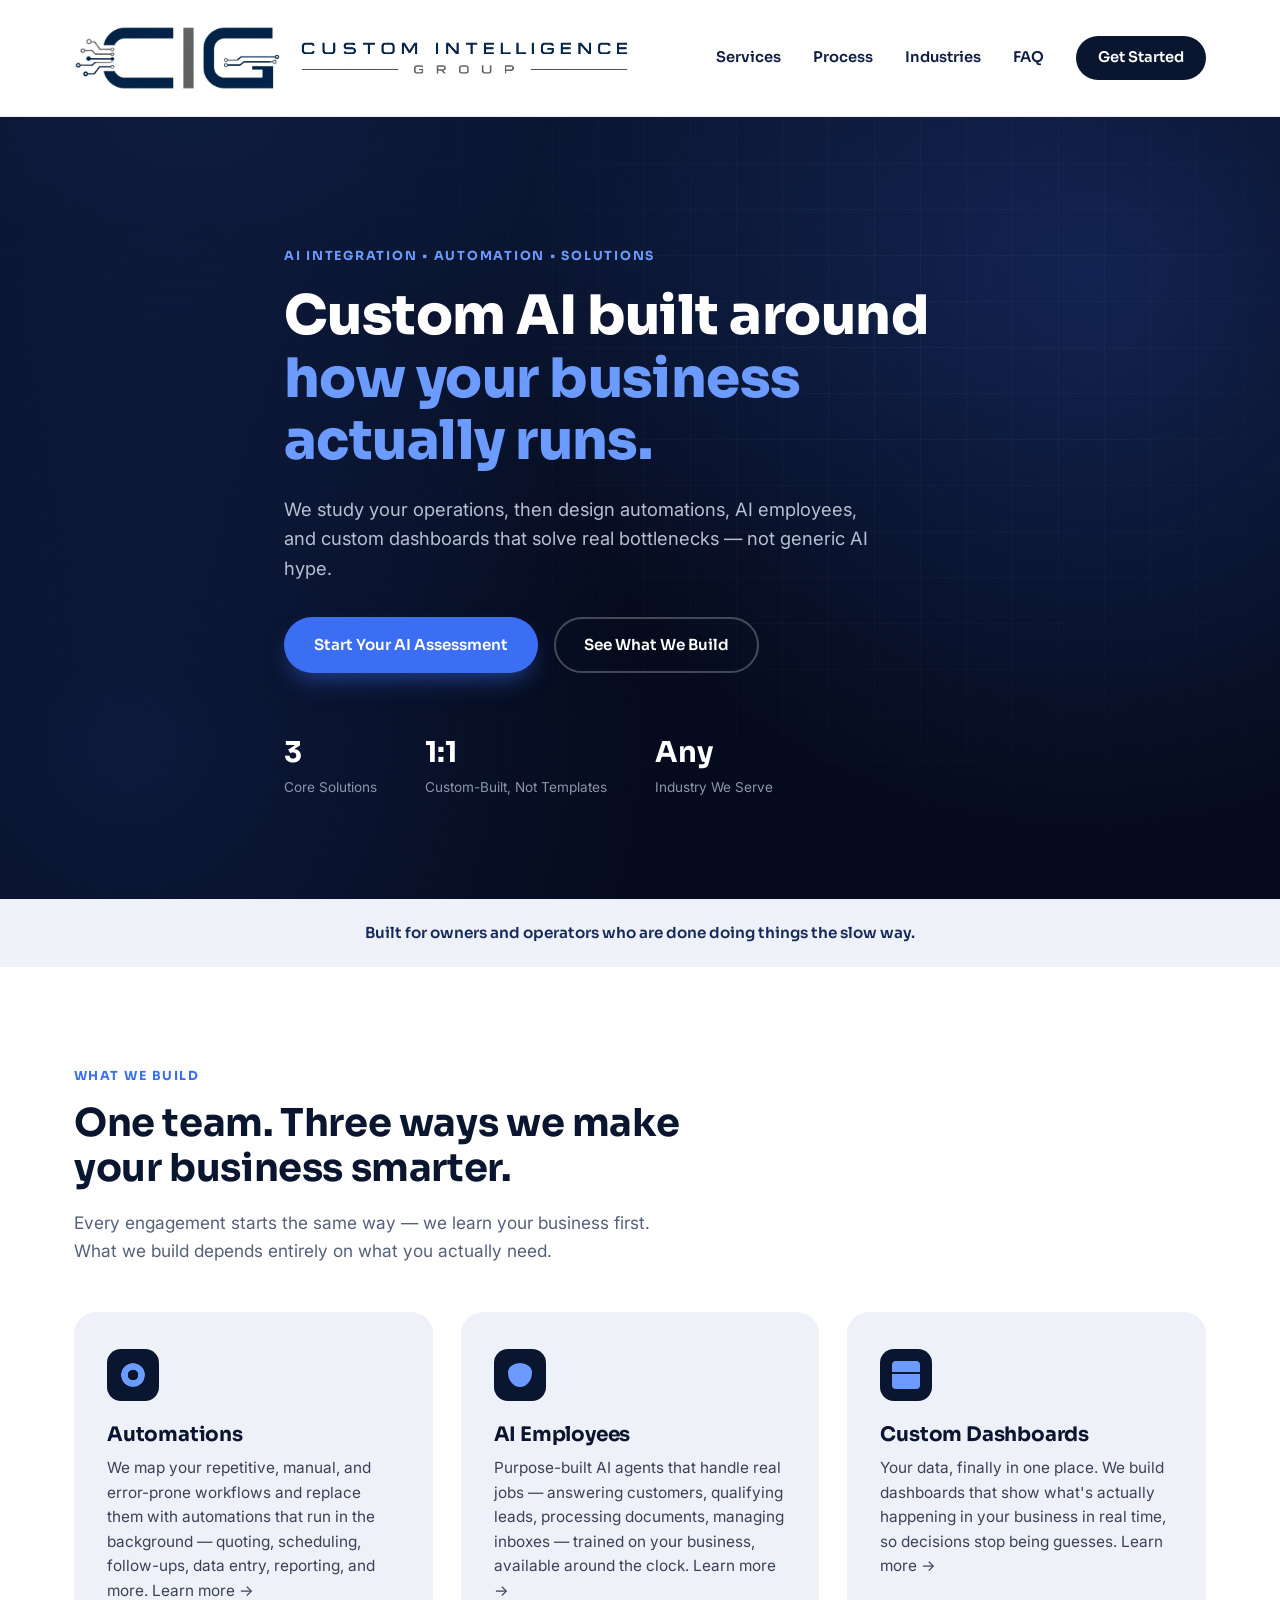
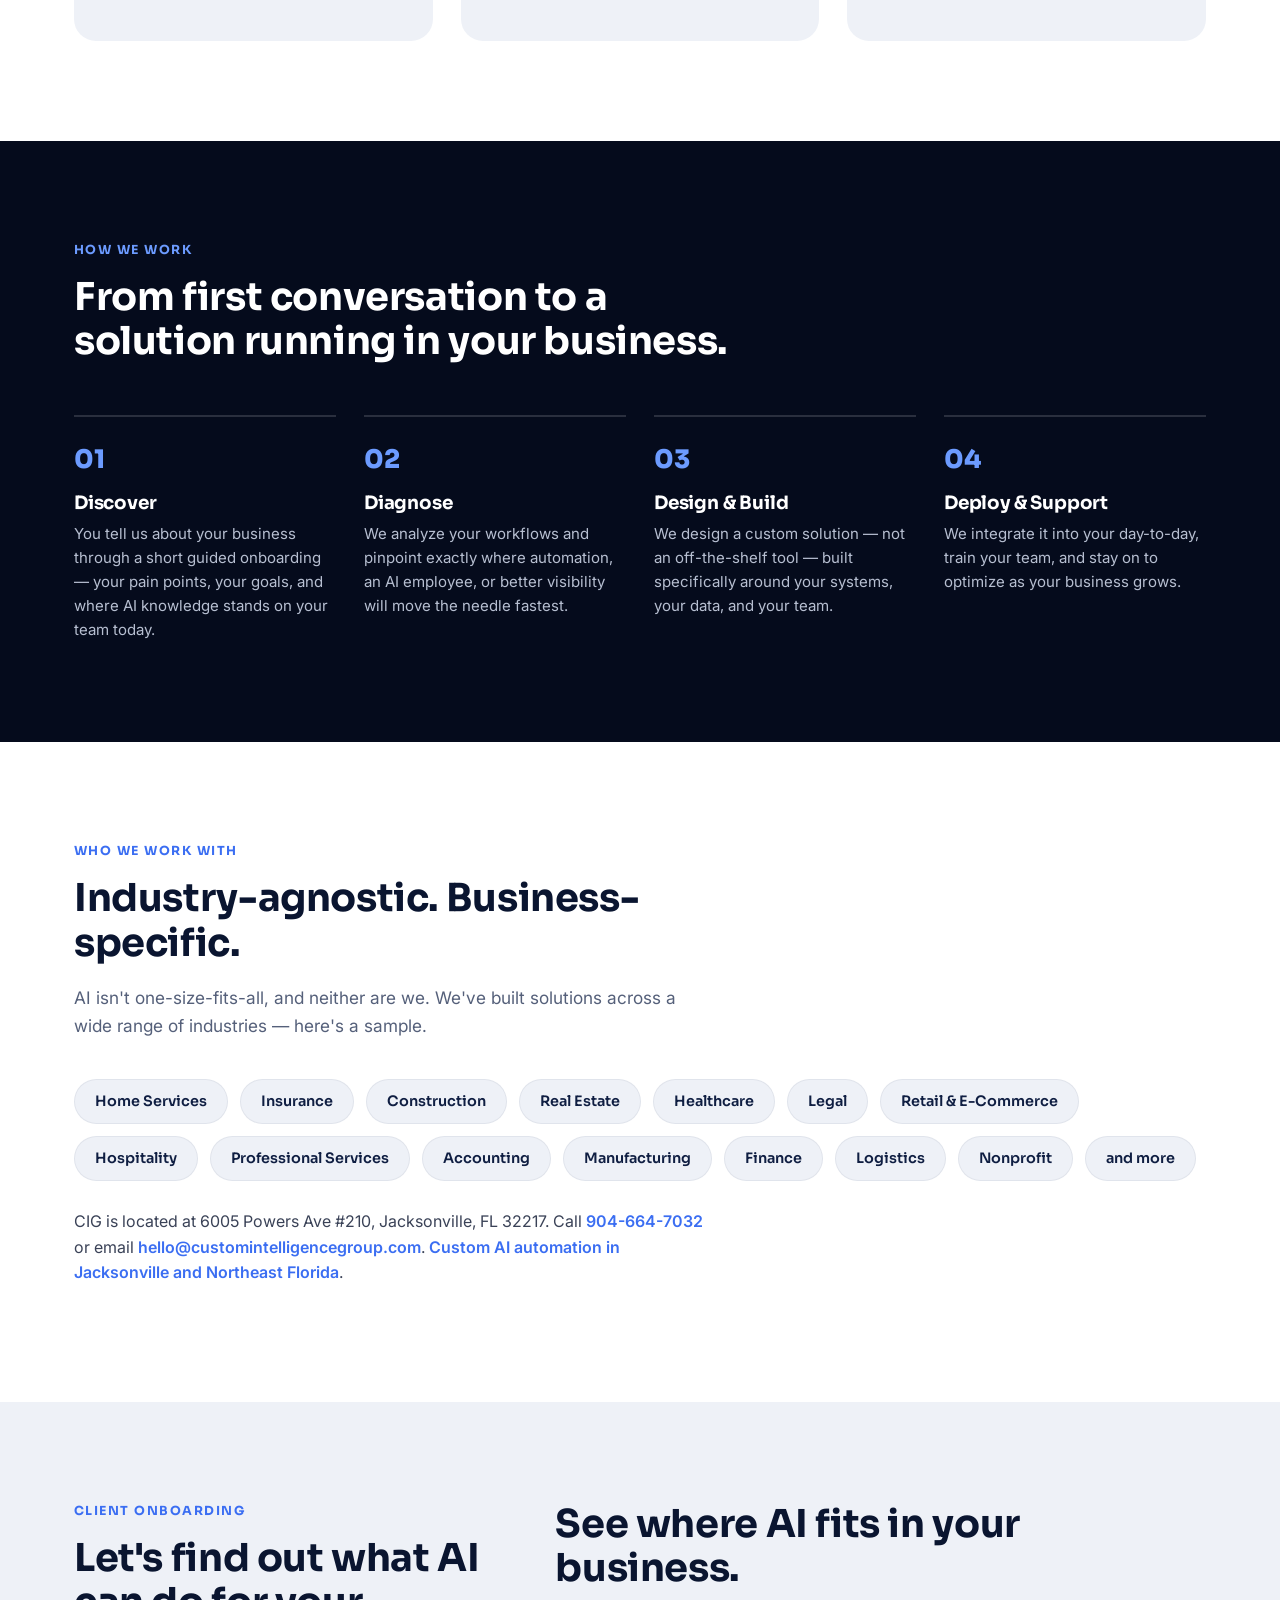
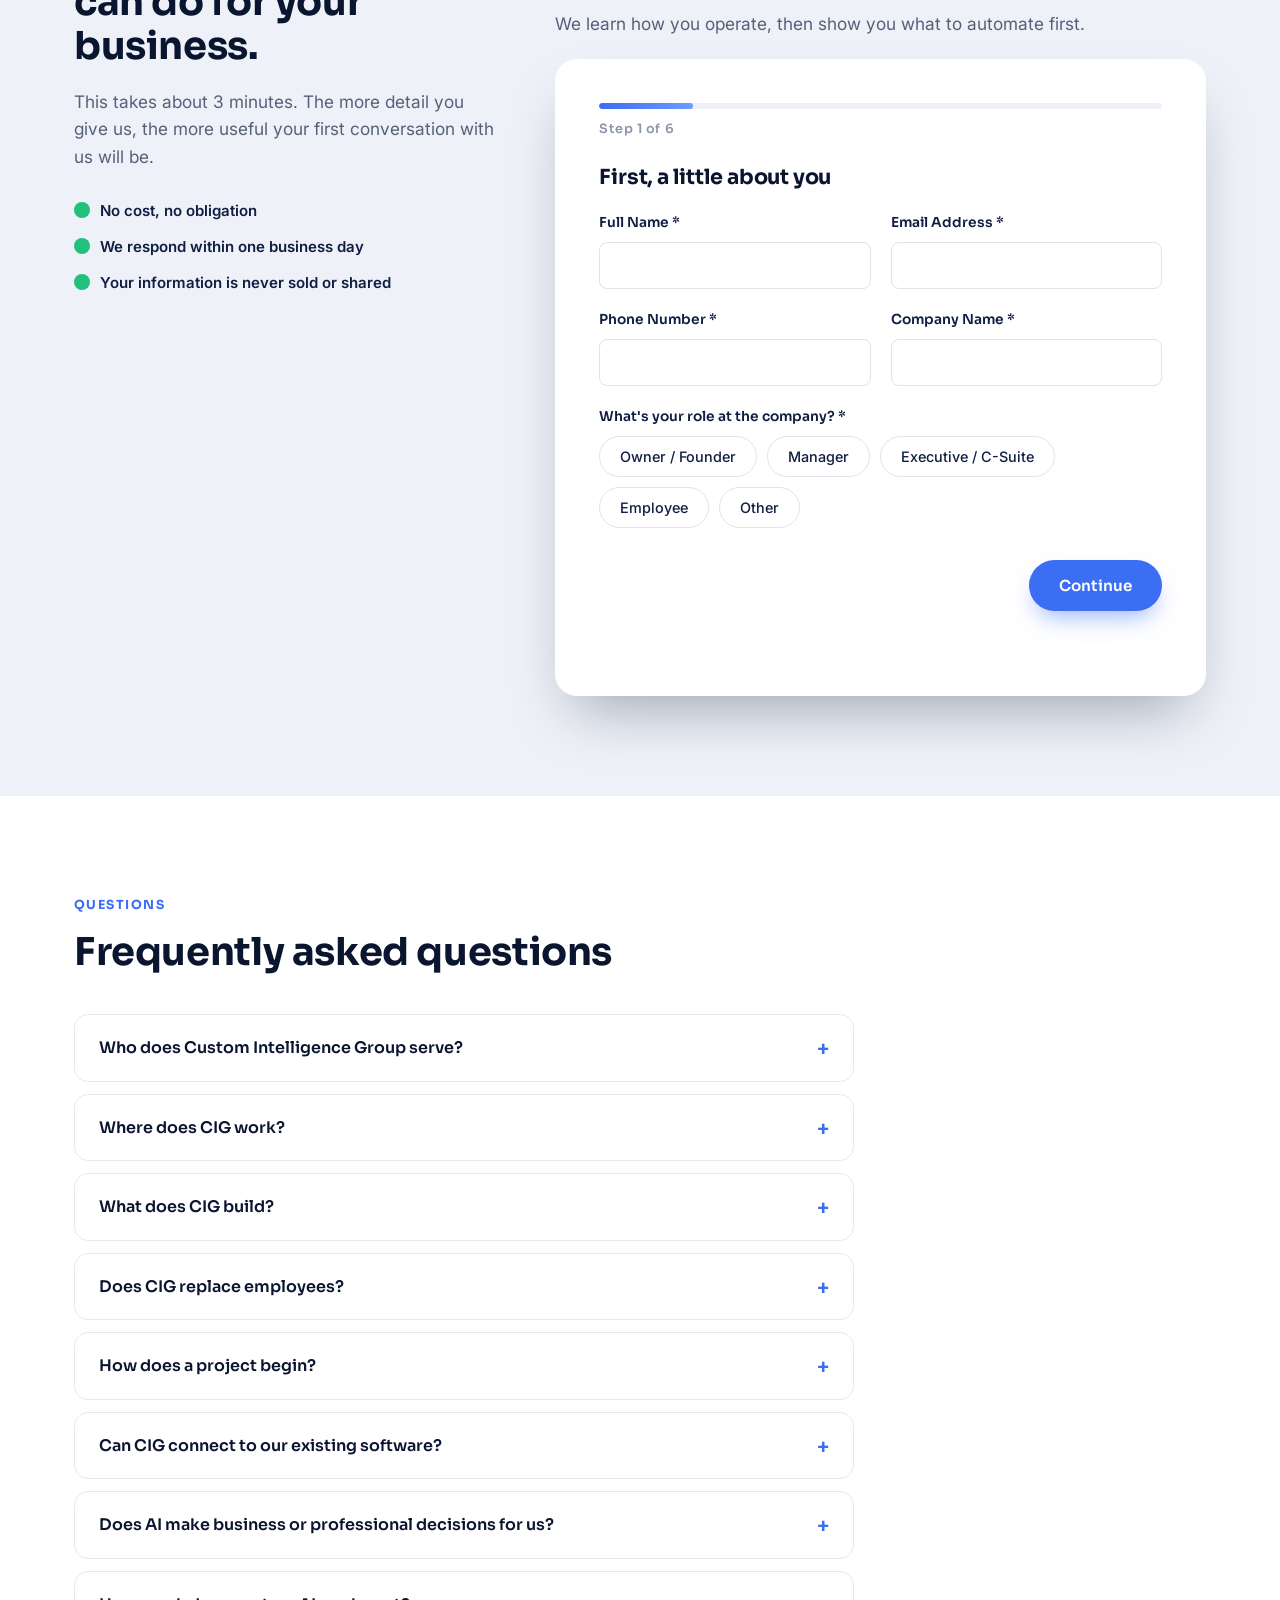
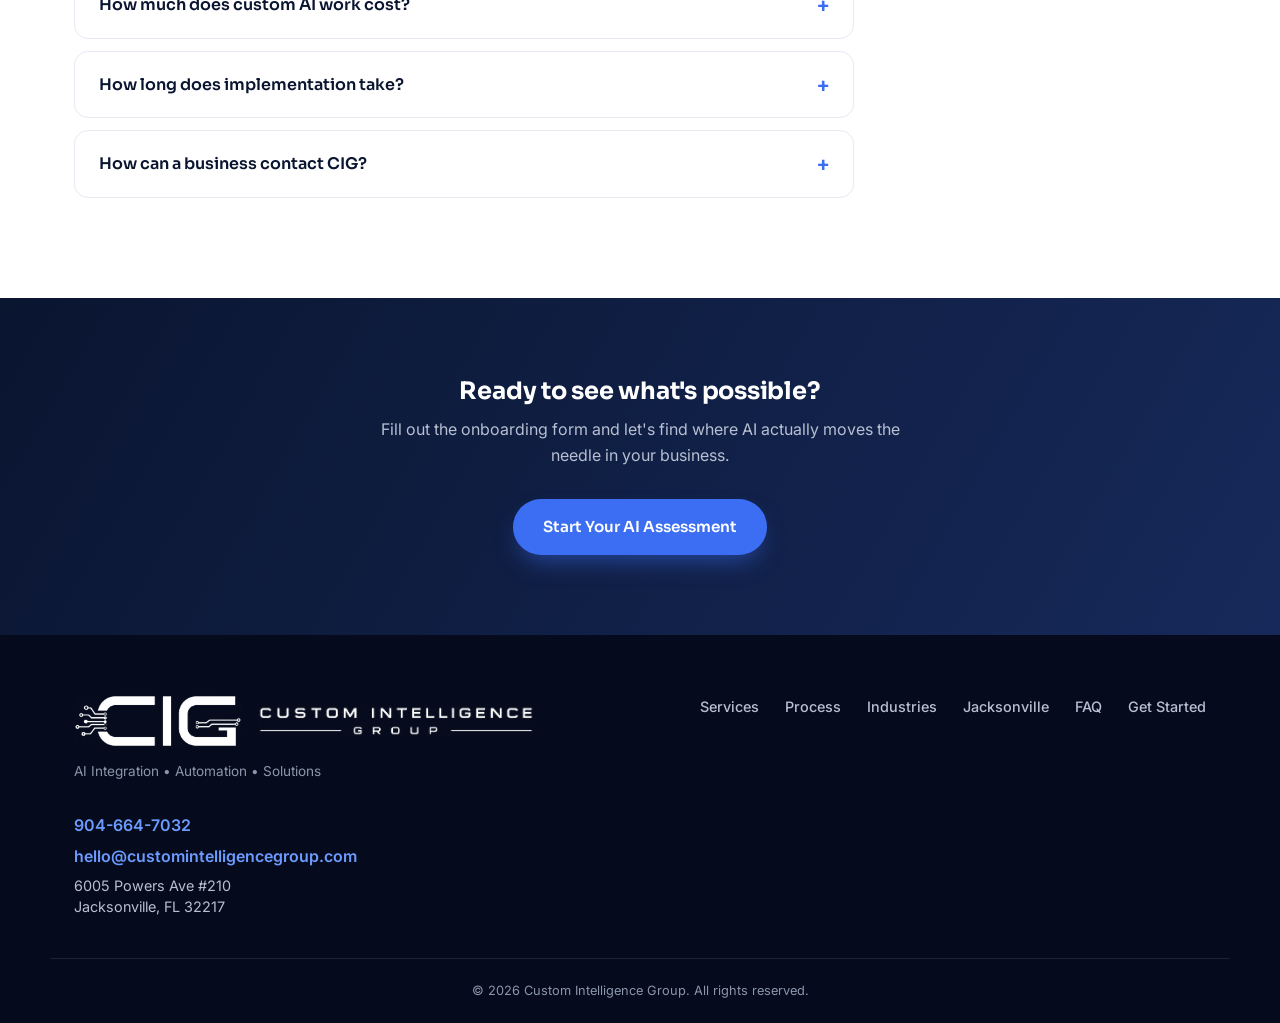
<file: index.html>
<!DOCTYPE html>
<html lang="en">
<head>
<meta charset="UTF-8">
<meta name="viewport" content="width=device-width, initial-scale=1.0">
<title>Custom Intelligence Group | AI Integration, Automation &amp; Custom Solutions</title>
<meta name="description" content="Custom Intelligence Group builds custom AI products for companies across every industry — automations, AI employees, and custom dashboards tailored to your business.">
<link rel="canonical" href="https://customintelligencegroup.com/">

<!-- Open Graph -->
<meta property="og:type" content="website">
<meta property="og:site_name" content="Custom Intelligence Group">
<meta property="og:url" content="https://customintelligencegroup.com/">
<meta property="og:title" content="Custom Intelligence Group | AI Integration, Automation &amp; Custom Solutions">
<meta property="og:description" content="Custom Intelligence Group builds custom AI products for companies across every industry — automations, AI employees, and custom dashboards tailored to your business.">
<meta property="og:image" content="https://customintelligencegroup.com/images/og-image.png">
<meta property="og:image:width" content="1200">
<meta property="og:image:height" content="630">

<!-- Twitter -->
<meta name="twitter:card" content="summary_large_image">
<meta name="twitter:title" content="Custom Intelligence Group | AI Integration, Automation &amp; Custom Solutions">
<meta name="twitter:description" content="Custom Intelligence Group builds custom AI products for companies across every industry — automations, AI employees, and custom dashboards tailored to your business.">
<meta name="twitter:image" content="https://customintelligencegroup.com/images/og-image.png">

<link rel="icon" type="image/png" href="images/cig-logo.png">
<script type="application/ld+json">
{
  "@context": "https://schema.org",
  "@type": "Organization",
  "@id": "https://customintelligencegroup.com/#organization",
  "name": "Custom Intelligence Group",
  "alternateName": "CIG",
  "url": "https://customintelligencegroup.com/",
  "logo": "https://customintelligencegroup.com/images/cig-logo.png",
  "email": "hello@customintelligencegroup.com",
  "telephone": "+1-904-664-7032",
  "address": {
    "@type": "PostalAddress",
    "streetAddress": "6005 Powers Ave #210",
    "addressLocality": "Jacksonville",
    "addressRegion": "FL",
    "postalCode": "32217",
    "addressCountry": "US"
  }
}
</script>
<script type="application/ld+json">
{
  "@context": "https://schema.org",
  "@type": "ProfessionalService",
  "@id": "https://customintelligencegroup.com/#localbusiness",
  "name": "Custom Intelligence Group",
  "url": "https://customintelligencegroup.com/",
  "description": "Custom Intelligence Group builds practical custom AI automations, AI employees and agents, and operational dashboards for businesses in Jacksonville and Northeast Florida.",
  "telephone": "+1-904-664-7032",
  "email": "hello@customintelligencegroup.com",
  "address": {
    "@type": "PostalAddress",
    "streetAddress": "6005 Powers Ave #210",
    "addressLocality": "Jacksonville",
    "addressRegion": "FL",
    "postalCode": "32217",
    "addressCountry": "US"
  },
  "areaServed": [
    {
      "@type": "City",
      "name": "Jacksonville"
    },
    {
      "@type": "City",
      "name": "Ponte Vedra Beach"
    },
    {
      "@type": "City",
      "name": "St. Augustine"
    },
    {
      "@type": "City",
      "name": "Orange Park"
    },
    {
      "@type": "City",
      "name": "Fleming Island"
    },
    {
      "@type": "City",
      "name": "Atlantic Beach"
    },
    {
      "@type": "City",
      "name": "Neptune Beach"
    },
    {
      "@type": "City",
      "name": "Jacksonville Beach"
    },
    {
      "@type": "City",
      "name": "Fernandina Beach"
    },
    {
      "@type": "City",
      "name": "Yulee"
    },
    {
      "@type": "City",
      "name": "Green Cove Springs"
    },
    {
      "@type": "City",
      "name": "Middleburg"
    },
    {
      "@type": "City",
      "name": "Palm Coast"
    }
  ],
  "parentOrganization": {
    "@id": "https://customintelligencegroup.com/#organization"
  }
}
</script>
<script type="application/ld+json">
{
  "@context": "https://schema.org",
  "@type": "FAQPage",
  "@id": "https://customintelligencegroup.com/#faq",
  "mainEntity": [
    {
      "@type": "Question",
      "name": "Who does Custom Intelligence Group serve?",
      "acceptedAnswer": {
        "@type": "Answer",
        "text": "Custom Intelligence Group serves businesses that need practical help with repetitive workflows, disconnected systems, or operational visibility. CIG works especially well with insurance, construction, logistics, legal, accounting, and other service teams."
      }
    },
    {
      "@type": "Question",
      "name": "Where does CIG work?",
      "acceptedAnswer": {
        "@type": "Answer",
        "text": "CIG is based in Jacksonville, Florida, and serves Jacksonville, Ponte Vedra, St. Augustine, and nearby Northeast Florida communities. Work can be handled in person or remotely as appropriate for the project."
      }
    },
    {
      "@type": "Question",
      "name": "What does CIG build?",
      "acceptedAnswer": {
        "@type": "Answer",
        "text": "CIG builds custom business automations, AI employees and agents, software integrations, document and email workflows, internal knowledge assistants, and operational dashboards."
      }
    },
    {
      "@type": "Question",
      "name": "Does CIG replace employees?",
      "acceptedAnswer": {
        "@type": "Answer",
        "text": "No. CIG designs AI to support people by handling repetitive sorting, summarizing, routing, reminding, and reporting work. The operating principle is that AI does not replace people; it replaces burnout work."
      }
    },
    {
      "@type": "Question",
      "name": "How does a project begin?",
      "acceptedAnswer": {
        "@type": "Answer",
        "text": "A project begins with an onboarding intake at customintelligencegroup.com/#onboarding. CIG uses the information about the workflow, systems, and desired outcome to determine a sensible next step."
      }
    },
    {
      "@type": "Question",
      "name": "Can CIG connect to our existing software?",
      "acceptedAnswer": {
        "@type": "Answer",
        "text": "CIG can evaluate and connect existing tools such as forms, email, CRM, spreadsheets, accounting platforms, and other business systems when the available access and workflow make that practical."
      }
    },
    {
      "@type": "Question",
      "name": "Does AI make business or professional decisions for us?",
      "acceptedAnswer": {
        "@type": "Answer",
        "text": "CIG can design reviewable workflows, but responsible people remain in control of business, legal, insurance, accounting, safety, and other professional decisions. Systems should route exceptions and require approval where appropriate."
      }
    },
    {
      "@type": "Question",
      "name": "How much does custom AI work cost?",
      "acceptedAnswer": {
        "@type": "Answer",
        "text": "CIG does not publish invented one-size-fits-all prices because scope depends on the workflow, systems, data, controls, and level of implementation required. The onboarding intake is the starting point for discussing fit and scope."
      }
    },
    {
      "@type": "Question",
      "name": "How long does implementation take?",
      "acceptedAnswer": {
        "@type": "Answer",
        "text": "Implementation timing depends on the workflow, integrations, access, testing, and review requirements. CIG determines a realistic sequence after understanding the specific project rather than promising a universal timeline."
      }
    },
    {
      "@type": "Question",
      "name": "How can a business contact CIG?",
      "acceptedAnswer": {
        "@type": "Answer",
        "text": "A business can start at customintelligencegroup.com/#onboarding or call 904-664-7032. CIG is located at 6005 Powers Ave #210, Jacksonville, FL 32217."
      }
    }
  ]
}
</script>
<link rel="preconnect" href="https://fonts.googleapis.com">
<link rel="preconnect" href="https://fonts.gstatic.com" crossorigin>
<link href="https://fonts.googleapis.com/css2?family=Sora:wght@400;500;600;700;800&family=Inter:wght@400;500;600;700&display=swap" rel="stylesheet">
<link rel="stylesheet" href="css/style.css">
<!-- Meta Pixel Code -->
<script>
!function(f,b,e,v,n,t,s)
{if(f.fbq)return;n=f.fbq=function(){n.callMethod?
n.callMethod.apply(n,arguments):n.queue.push(arguments)};
if(!f._fbq)f._fbq=n;n.push=n;n.loaded=!0;n.version='2.0';
n.queue=[];t=b.createElement(e);t.async=!0;
t.src=v;s=b.getElementsByTagName(e)[0];
s.parentNode.insertBefore(t,s)}(window, document,'script',
'https://connect.facebook.net/en_US/fbevents.js');
fbq('init', '1786237569210028');
fbq('track', 'PageView');
</script>
<noscript><img height="1" width="1" style="display:none"
src="https://www.facebook.com/tr?id=1786237569210028&ev=PageView&noscript=1"
/></noscript>
<!-- End Meta Pixel Code -->
</head>
<body>

<!-- ===== NAV ===== -->
<header class="site-header" id="siteHeader">
  <div class="container nav-inner">
    <a href="#top" class="brand">
      <img src="images/cig-logo-icon.png" alt="" class="brand-icon" aria-hidden="true">
      <img src="images/cig-logo-wordmark.png" alt="Custom Intelligence Group" class="brand-wordmark">
    </a>
    <nav class="main-nav" id="mainNav">
      <a href="#services">Services</a>
      <a href="#process">Process</a>
      <a href="#industries">Industries</a>
      <a href="#faq">FAQ</a>
      <a href="#onboarding" class="nav-cta">Get Started</a>
    </nav>
    <button class="nav-toggle" id="navToggle" aria-label="Toggle menu" aria-expanded="false">
      <span></span><span></span><span></span>
    </button>
  </div>
</header>

<main id="top">

  <!-- ===== HERO ===== -->
  <section class="hero">
    <div class="hero-bg" aria-hidden="true"></div>
    <div class="container hero-inner">
      <p class="eyebrow">AI Integration &bull; Automation &bull; Solutions</p>
      <h1>Custom AI built around <span>how your business actually runs.</span></h1>
      <p class="hero-sub">We study your operations, then design automations, AI employees, and custom dashboards that solve real bottlenecks — not generic AI hype.</p>
      <div class="hero-actions">
        <a href="#onboarding" class="btn btn-primary">Start Your AI Assessment</a>
        <a href="#services" class="btn btn-ghost">See What We Build</a>
      </div>
      <div class="hero-stats">
        <div><strong>3</strong><span>Core Solutions</span></div>
        <div><strong>1:1</strong><span>Custom-Built, Not Templates</span></div>
        <div><strong>Any</strong><span>Industry We Serve</span></div>
      </div>
    </div>
  </section>

  <!-- ===== TRUST STRIP ===== -->
  <section class="trust-strip">
    <div class="container">
      <p>Built for owners and operators who are done doing things the slow way.</p>
    </div>
  </section>

  <!-- ===== SERVICES ===== -->
  <section id="services" class="section services">
    <div class="container">
      <p class="section-eyebrow">What We Build</p>
      <h2>One team. Three ways we make your business smarter.</h2>
      <p class="section-lead">Every engagement starts the same way — we learn your business first. What we build depends entirely on what you actually need.</p>

      <div class="cards services-grid">
        <div class="card">
          <div class="card-icon" data-icon="automation"></div>
          <h3><a href="services/automations/">Automations</a></h3>
          <p>We map your repetitive, manual, and error-prone workflows and replace them with automations that run in the background — quoting, scheduling, follow-ups, data entry, reporting, and more. <a href="services/automations/">Learn more &rarr;</a></p>
        </div>
        <div class="card">
          <div class="card-icon" data-icon="employee"></div>
          <h3><a href="services/ai-employees/">AI Employees</a></h3>
          <p>Purpose-built AI agents that handle real jobs — answering customers, qualifying leads, processing documents, managing inboxes — trained on your business, available around the clock. <a href="services/ai-employees/">Learn more &rarr;</a></p>
        </div>
        <div class="card">
          <div class="card-icon" data-icon="dashboard"></div>
          <h3><a href="services/custom-dashboards/">Custom Dashboards</a></h3>
          <p>Your data, finally in one place. We build dashboards that show what's actually happening in your business in real time, so decisions stop being guesses. <a href="services/custom-dashboards/">Learn more &rarr;</a></p>
        </div>
      </div>
    </div>
  </section>

  <!-- ===== PROCESS ===== -->
  <section id="process" class="section process">
    <div class="container">
      <p class="section-eyebrow">How We Work</p>
      <h2>From first conversation to a solution running in your business.</h2>

      <div class="process-grid">
        <div class="process-step">
          <span class="step-num">01</span>
          <h3>Discover</h3>
          <p>You tell us about your business through a short guided onboarding — your pain points, your goals, and where AI knowledge stands on your team today.</p>
        </div>
        <div class="process-step">
          <span class="step-num">02</span>
          <h3>Diagnose</h3>
          <p>We analyze your workflows and pinpoint exactly where automation, an AI employee, or better visibility will move the needle fastest.</p>
        </div>
        <div class="process-step">
          <span class="step-num">03</span>
          <h3>Design &amp; Build</h3>
          <p>We design a custom solution — not an off-the-shelf tool — built specifically around your systems, your data, and your team.</p>
        </div>
        <div class="process-step">
          <span class="step-num">04</span>
          <h3>Deploy &amp; Support</h3>
          <p>We integrate it into your day-to-day, train your team, and stay on to optimize as your business grows.</p>
        </div>
      </div>
    </div>
  </section>

  <!-- ===== INDUSTRIES ===== -->
  <section id="industries" class="section industries">
    <div class="container">
      <p class="section-eyebrow">Who We Work With</p>
      <h2>Industry-agnostic. Business-specific.</h2>
      <p class="section-lead">AI isn't one-size-fits-all, and neither are we. We've built solutions across a wide range of industries — here's a sample.</p>
      <div class="industry-chips">
        <span><a href="industries/home-services/">Home Services</a></span>
        <span><a href="industries/insurance/">Insurance</a></span>
        <span><a href="industries/construction/">Construction</a></span>
        <span><a href="industries/real-estate/">Real Estate</a></span>
        <span>Healthcare</span>
        <span><a href="industries/legal/">Legal</a></span>
        <span>Retail &amp; E-Commerce</span>
        <span>Hospitality</span>
        <span>Professional Services</span>
        <span><a href="industries/accounting/">Accounting</a></span>
        <span>Manufacturing</span>
        <span>Finance</span>
        <span><a href="industries/logistics/">Logistics</a></span>
        <span>Nonprofit</span>
        <span>and more</span>
      </div>
      <p class="local-note">CIG is located at 6005 Powers Ave #210, Jacksonville, FL 32217. Call <a href="tel:+19046647032">904-664-7032</a> or email <a href="mailto:hello@customintelligencegroup.com">hello@customintelligencegroup.com</a>. <a href="jacksonville-ai-automation/">Custom AI automation in Jacksonville and Northeast Florida</a>.</p>
    </div>
  </section>

  <!-- ===== ONBOARDING FORM ===== -->
  <section class="section onboarding">
    <div class="container onboarding-inner">
      <div class="onboarding-intro">
        <p class="section-eyebrow">Client Onboarding</p>
        <h2>Let's find out what AI can do for your business.</h2>
        <p class="section-lead">This takes about 3 minutes. The more detail you give us, the more useful your first conversation with us will be.</p>
        <ul class="onboarding-points">
          <li>No cost, no obligation</li>
          <li>We respond within one business day</li>
          <li>Your information is never sold or shared</li>
        </ul>
      </div>

      <div class="onboarding-form" id="onboarding">
      <div class="form-intro">
        <h2>See where AI fits in your business.</h2>
        <p>We learn how you operate, then show you what to automate first.</p>
      </div>
      <div class="form-card">
        <div class="form-progress">
          <div class="form-progress-bar" id="formProgressBar"></div>
        </div>
        <div class="form-steps-label" id="formStepsLabel">Step 1 of 6</div>

        <form name="client-onboarding" id="onboardingForm" method="POST" data-netlify="true" netlify-honeypot="bot-field" action="/thank-you.html" novalidate>
          <input type="hidden" name="form-name" value="client-onboarding">
          <p class="hidden-field"><label>Don't fill this out if you're human: <input name="bot-field"></label></p>

          <!-- STEP 1: Contact -->
          <div class="form-step active" data-step="1">
            <h3>First, a little about you</h3>
            <div class="form-row">
              <div class="form-field">
                <label for="fullName">Full Name *</label>
                <input type="text" id="fullName" name="Full Name" required autocomplete="name">
              </div>
              <div class="form-field">
                <label for="email">Email Address *</label>
                <input type="email" id="email" name="Email" required autocomplete="email">
              </div>
            </div>
            <div class="form-row">
              <div class="form-field">
                <label for="phone">Phone Number *</label>
                <input type="tel" id="phone" name="Phone" required autocomplete="tel">
              </div>
              <div class="form-field">
                <label for="companyName">Company Name *</label>
                <input type="text" id="companyName" name="Company Name" required autocomplete="organization">
              </div>
            </div>
            <div class="form-field">
              <label>What's your role at the company? *</label>
              <div class="pill-group" data-name="Role" data-required="true">
                <button type="button" class="pill" data-value="Owner / Founder">Owner / Founder</button>
                <button type="button" class="pill" data-value="Manager">Manager</button>
                <button type="button" class="pill" data-value="Executive / C-Suite">Executive / C-Suite</button>
                <button type="button" class="pill" data-value="Employee">Employee</button>
                <button type="button" class="pill" data-value="Other">Other</button>
              </div>
              <input type="hidden" name="Role" id="roleInput" required>
            </div>
          </div>

          <!-- STEP 2: Business -->
          <div class="form-step" data-step="2">
            <h3>Tell us about your business.</h3>
            <div class="form-row">
              <div class="form-field">
                <label for="industry">Industry *</label>
                <select id="industry" name="Industry" required>
                  <option value="" disabled selected>Select an industry</option>
                  <option>Home Services (HVAC, Plumbing, Electrical, etc.)</option>
                  <option>Construction / Contracting</option>
                  <option>Real Estate</option>
                  <option>Healthcare / Medical</option>
                  <option>Legal</option>
                  <option>Retail / E-Commerce</option>
                  <option>Hospitality / Food &amp; Beverage</option>
                  <option>Professional Services (Consulting, Accounting, etc.)</option>
                  <option>Manufacturing</option>
                  <option>Finance / Insurance</option>
                  <option>Logistics / Transportation</option>
                  <option>Marketing / Creative Agency</option>
                  <option>Nonprofit</option>
                  <option>Technology / SaaS</option>
                  <option>Other</option>
                </select>
              </div>
              <div class="form-field">
                <label for="companySize">Company Size *</label>
                <select id="companySize" name="Company Size" required>
                  <option value="" disabled selected>Select company size</option>
                  <option>Just me</option>
                  <option>2–10 employees</option>
                  <option>11–50 employees</option>
                  <option>51–200 employees</option>
                  <option>200+ employees</option>
                </select>
              </div>
            </div>
            <div class="form-row">
              <div class="form-field">
                <label for="website">Company Website</label>
                <input type="url" id="website" name="Website" placeholder="https://">
              </div>
              <div class="form-field">
                <label for="yearsInBusiness">Years in Business</label>
                <select id="yearsInBusiness" name="Years in Business">
                  <option value="" disabled selected>Select one</option>
                  <option>Less than 1 year</option>
                  <option>1–3 years</option>
                  <option>4–10 years</option>
                  <option>10+ years</option>
                </select>
              </div>
            </div>
            <div class="form-field">
              <label for="businessDesc">In a few sentences, what does your business do? *</label>
              <textarea id="businessDesc" name="Business Description" rows="4" required placeholder="e.g. We're a residential HVAC company serving the greater Nashville area..."></textarea>
            </div>
            <div class="form-field">
              <label for="currentSoftware">What software or systems does your business currently use?</label>
              <textarea id="currentSoftware" name="Current Software" rows="3" placeholder="e.g. QuickBooks, ServiceTitan, a shared spreadsheet, none yet..."></textarea>
              <p class="field-hint" id="softwareHint">Think accounting/invoicing, CRM, scheduling, or any tool that runs a part of your day-to-day. Select an industry above for common examples.</p>
            </div>
          </div>

          <!-- STEP 3: Pain Points -->
          <div class="form-step" data-step="3">
            <h3>Where is your business losing time or money?</h3>
            <div class="form-field">
              <label>Which of these are current pain points? (select all that apply)</label>
              <div class="checkbox-grid" id="painPointsGroup">
                <label class="checkbox-item"><input type="checkbox" name="Pain Points" value="Manual, repetitive tasks"> Manual, repetitive tasks</label>
                <label class="checkbox-item"><input type="checkbox" name="Pain Points" value="Lack of visibility into data/metrics"> Lack of visibility into data/metrics</label>
                <label class="checkbox-item"><input type="checkbox" name="Pain Points" value="Slow customer response times"> Slow customer response times</label>
                <label class="checkbox-item"><input type="checkbox" name="Pain Points" value="Missed leads / follow-up"> Missed leads / follow-up</label>
                <label class="checkbox-item"><input type="checkbox" name="Pain Points" value="Disconnected tools/systems"> Disconnected tools/systems</label>
                <label class="checkbox-item"><input type="checkbox" name="Pain Points" value="High staffing/labor costs"> High staffing/labor costs</label>
                <label class="checkbox-item"><input type="checkbox" name="Pain Points" value="Scheduling/dispatch headaches"> Scheduling/dispatch headaches</label>
                <label class="checkbox-item"><input type="checkbox" name="Pain Points" value="Slow or inconsistent reporting"> Slow or inconsistent reporting</label>
                <label class="checkbox-item"><input type="checkbox" name="Pain Points" value="Difficulty scaling operations"> Difficulty scaling operations</label>
                <label class="checkbox-item"><input type="checkbox" name="Pain Points" value="Other"> Other</label>
              </div>
            </div>
            <div class="form-field">
              <label for="biggestChallenge">What's the single greatest challenge in your business right now? *</label>
              <textarea id="biggestChallenge" name="Biggest Challenge" rows="4" required placeholder="Be as specific as possible — this helps us the most."></textarea>
            </div>
            <div class="form-field">
              <label for="successLooksLike">What would success look like six months from now?</label>
              <textarea id="successLooksLike" name="Success Definition" rows="3" placeholder="e.g. My team stops drowning in admin work, or I finally have real numbers to make decisions with."></textarea>
            </div>
          </div>

          <!-- STEP 4: AI Readiness -->
          <div class="form-step" data-step="4">
            <h3>Where are you starting from with AI?</h3>
            <div class="form-field">
              <label>How would you describe your knowledge of AI? *</label>
              <div class="pill-group" data-name="AI Knowledge Level" data-required="true">
                <button type="button" class="pill" data-value="None — I'm completely new to this">None — completely new</button>
                <button type="button" class="pill" data-value="Some — I've heard of tools like ChatGPT">Some familiarity</button>
                <button type="button" class="pill" data-value="Moderate — I use AI tools regularly">Moderate — I use it regularly</button>
                <button type="button" class="pill" data-value="Advanced — my team has technical/AI experience">Advanced / technical team</button>
              </div>
              <input type="hidden" name="AI Knowledge Level" id="aiKnowledgeInput" required>
            </div>
            <div class="form-field">
              <label for="currentTools">Are you currently using any AI or automation tools? If so, which ones?</label>
              <input type="text" id="currentTools" name="Current Tools" placeholder="e.g. ChatGPT, Zapier, none yet...">
            </div>
            <div class="form-row">
              <div class="form-field">
                <label for="timeline">Timeline to implement *</label>
                <select id="timeline" name="Timeline" required>
                  <option value="" disabled selected>Select one</option>
                  <option>ASAP — ready now</option>
                  <option>1–3 months</option>
                  <option>3–6 months</option>
                  <option>Just exploring options</option>
                </select>
              </div>
              <div class="form-field">
                <label for="budget">Estimated Budget Range</label>
                <select id="budget" name="Budget Range">
                  <option value="" disabled selected>Select one (optional)</option>
                  <option>Under $2,500</option>
                  <option>$2,500 – $10,000</option>
                  <option>$10,000 – $25,000</option>
                  <option>$25,000+</option>
                  <option>Not sure yet</option>
                </select>
              </div>
            </div>
          </div>

          <!-- STEP 5: Final details -->
          <div class="form-step" data-step="5">
            <h3>Last few details.</h3>
            <div class="form-row">
              <div class="form-field">
                <label for="referral">How did you hear about us?</label>
                <select id="referral" name="Referral Source">
                  <option value="" disabled selected>Select one</option>
                  <option>Google Search</option>
                  <option>Social Media</option>
                  <option>Referral from a colleague/friend</option>
                  <option>Existing Client</option>
                  <option>Other</option>
                </select>
              </div>
              <div class="form-field">
                <label for="bestTime">Best time to reach you</label>
                <select id="bestTime" name="Best Time to Contact">
                  <option value="" disabled selected>Select one</option>
                  <option>Morning</option>
                  <option>Afternoon</option>
                  <option>Evening</option>
                  <option>Anytime</option>
                </select>
              </div>
            </div>
            <div class="form-field">
              <label for="additionalInfo">Anything else we should know before we talk?</label>
              <textarea id="additionalInfo" name="Additional Info" rows="4" placeholder="Specific systems you use, team structure, deadlines, anything at all."></textarea>
            </div>
          </div>

          <!-- STEP 6: Review -->
          <div class="form-step" data-step="6">
            <h3>Review &amp; submit</h3>
            <p class="review-lead">Take a quick look — you can go back and edit anything before you send it.</p>
            <div class="review-grid" id="reviewGrid"></div>
          </div>

          <div class="form-nav">
            <button type="button" class="btn btn-ghost" id="prevBtn">Back</button>
            <button type="button" class="btn btn-primary" id="nextBtn">Continue</button>
            <button type="submit" class="btn btn-primary" id="submitBtn" style="display:none;">Submit My Info</button>
          </div>
          <p class="form-error" id="formError" role="alert"></p>
        </form>

        <div class="form-success" id="formSuccess">
          <div class="success-icon">&#10003;</div>
          <h3>You're in.</h3>
          <p>Thanks — we've received your information. A member of the Custom Intelligence Group team will reach out within one business day.</p>
        </div>
      </div>
      </div>
    </div>
  </section>

  <!-- ===== FAQ ===== -->
  <section id="faq" class="section faq">
    <div class="container">
      <p class="section-eyebrow">Questions</p>
      <h2>Frequently asked questions</h2>
      <div class="faq-list">
        <details>
          <summary>Who does Custom Intelligence Group serve?</summary>
          <p>Custom Intelligence Group serves businesses that need practical help with repetitive workflows, disconnected systems, or operational visibility. CIG works especially well with insurance, construction, logistics, legal, accounting, and other service teams.</p>
        </details>
        <details>
          <summary>Where does CIG work?</summary>
          <p>CIG is based in Jacksonville, Florida, and serves Jacksonville, Ponte Vedra, St. Augustine, and nearby Northeast Florida communities. Work can be handled in person or remotely as appropriate for the project.</p>
        </details>
        <details>
          <summary>What does CIG build?</summary>
          <p>CIG builds custom business automations, AI employees and agents, software integrations, document and email workflows, internal knowledge assistants, and operational dashboards.</p>
        </details>
        <details>
          <summary>Does CIG replace employees?</summary>
          <p>No. CIG designs AI to support people by handling repetitive sorting, summarizing, routing, reminding, and reporting work. The operating principle is that AI does not replace people; it replaces burnout work.</p>
        </details>
        <details>
          <summary>How does a project begin?</summary>
          <p>A project begins with an onboarding intake at <a href="#onboarding">customintelligencegroup.com/#onboarding</a>. CIG uses the information about the workflow, systems, and desired outcome to determine a sensible next step.</p>
        </details>
        <details>
          <summary>Can CIG connect to our existing software?</summary>
          <p>CIG can evaluate and connect existing tools such as forms, email, CRM, spreadsheets, accounting platforms, and other business systems when the available access and workflow make that practical.</p>
        </details>
        <details>
          <summary>Does AI make business or professional decisions for us?</summary>
          <p>CIG can design reviewable workflows, but responsible people remain in control of business, legal, insurance, accounting, safety, and other professional decisions. Systems should route exceptions and require approval where appropriate.</p>
        </details>
        <details>
          <summary>How much does custom AI work cost?</summary>
          <p>CIG does not publish invented one-size-fits-all prices because scope depends on the workflow, systems, data, controls, and level of implementation required. The onboarding intake is the starting point for discussing fit and scope.</p>
        </details>
        <details>
          <summary>How long does implementation take?</summary>
          <p>Implementation timing depends on the workflow, integrations, access, testing, and review requirements. CIG determines a realistic sequence after understanding the specific project rather than promising a universal timeline.</p>
        </details>
        <details>
          <summary>How can a business contact CIG?</summary>
          <p>A business can start at <a href="#onboarding">customintelligencegroup.com/#onboarding</a> or call <a href="tel:+19046647032">904-664-7032</a>. CIG is located at 6005 Powers Ave #210, Jacksonville, FL 32217.</p>
        </details>
      </div>
    </div>
  </section>

  <!-- ===== CTA ===== -->
  <section class="cta-band">
    <div class="container cta-inner">
      <h2>Ready to see what's possible?</h2>
      <p>Fill out the onboarding form and let's find where AI actually moves the needle in your business.</p>
      <a href="#onboarding" class="btn btn-primary">Start Your AI Assessment</a>
    </div>
  </section>

</main>

<!-- ===== FOOTER ===== -->
<footer class="site-footer">
  <div class="container footer-inner">
    <div class="footer-brand">
      <div class="footer-brand-logo">
        <img src="images/cig-logo-icon-white.png" alt="" class="footer-icon" aria-hidden="true">
        <img src="images/cig-logo-wordmark-white.png" alt="Custom Intelligence Group" class="footer-wordmark">
      </div>
      <p>AI Integration &bull; Automation &bull; Solutions</p>
    </div>
    <div class="footer-links">
      <a href="#services">Services</a>
      <a href="#process">Process</a>
      <a href="#industries">Industries</a>
      <a href="jacksonville-ai-automation/">Jacksonville</a>
      <a href="#faq">FAQ</a>
      <a href="#onboarding">Get Started</a>
    </div>
    <address class="footer-contact">
      <a href="tel:+19046647032">904-664-7032</a>
      <a href="mailto:hello@customintelligencegroup.com">hello@customintelligencegroup.com</a>
      <span>6005 Powers Ave #210<br>Jacksonville, FL 32217</span>
    </address>
  </div>
  <div class="container footer-bottom">
    <p>&copy; <span id="year"></span> Custom Intelligence Group. All rights reserved.</p>
  </div>
</footer>

<script src="js/main.js"></script>
</body>
</html>
</file>
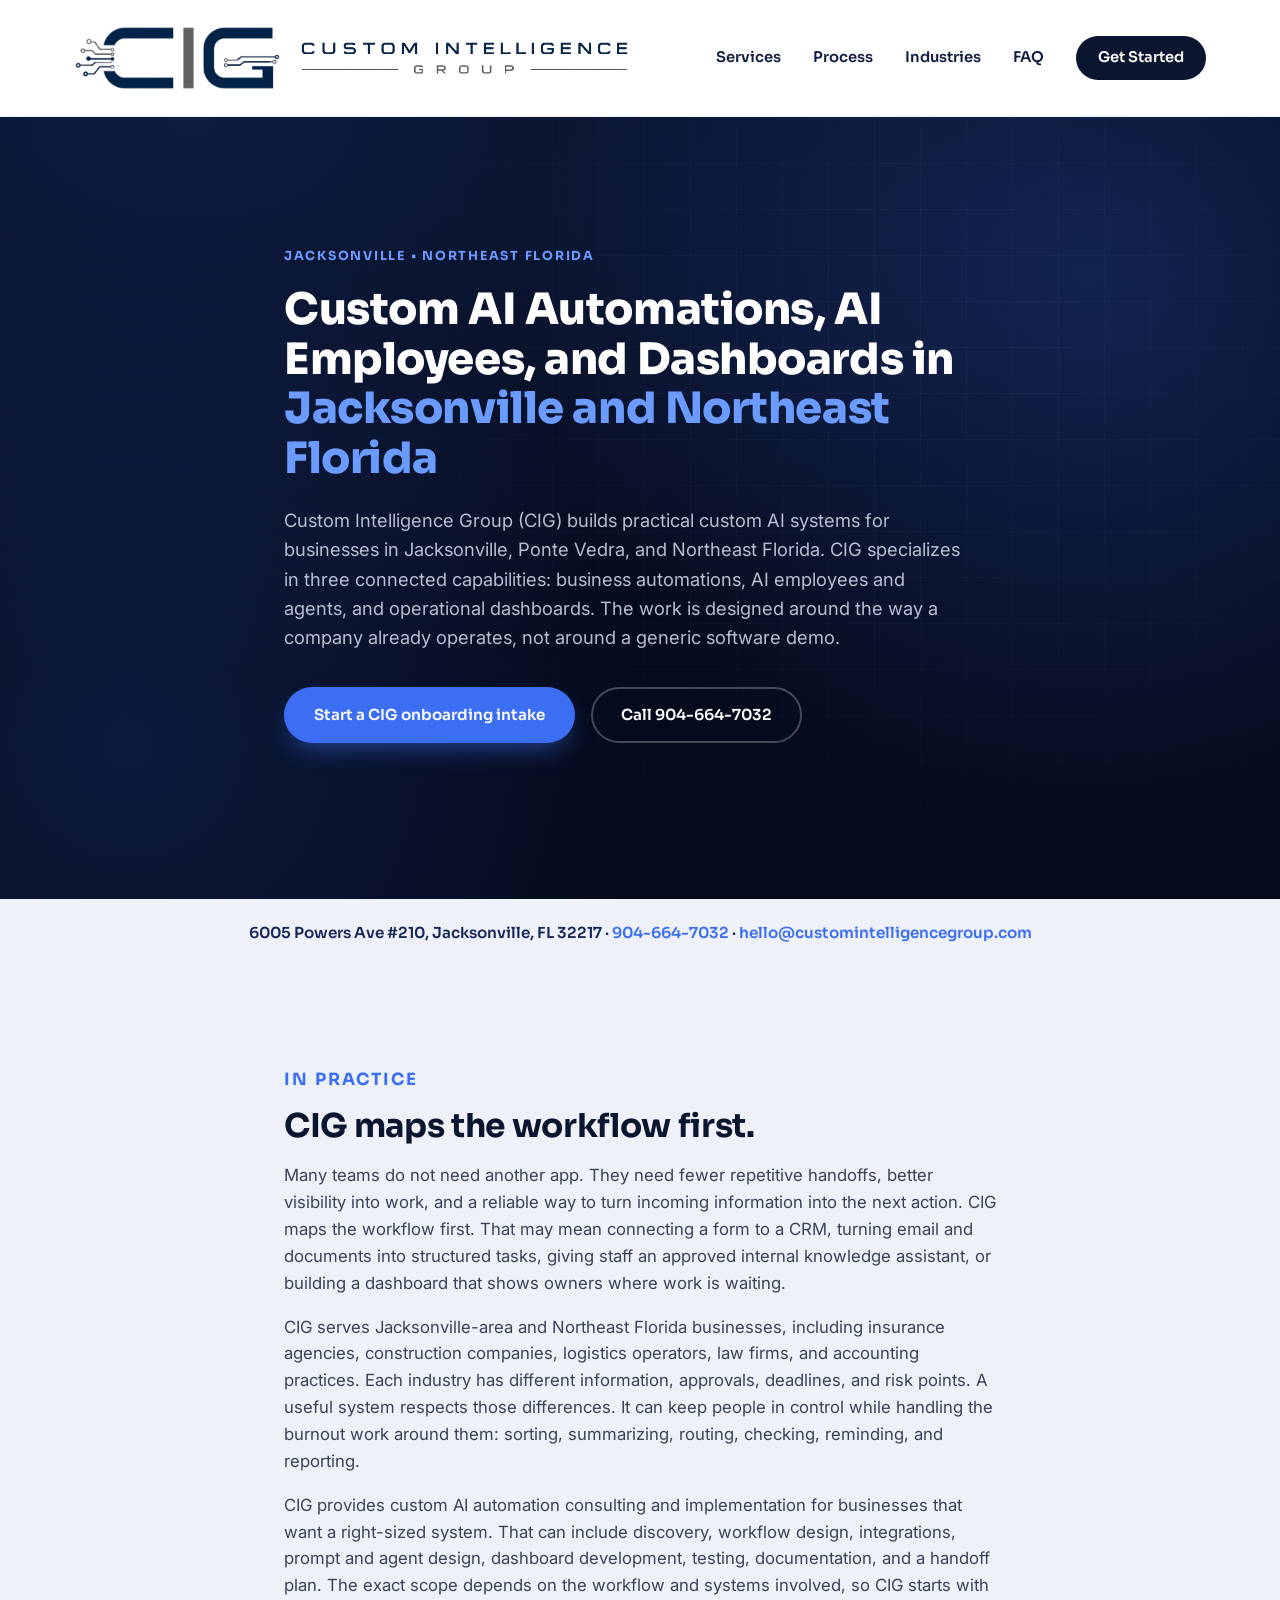
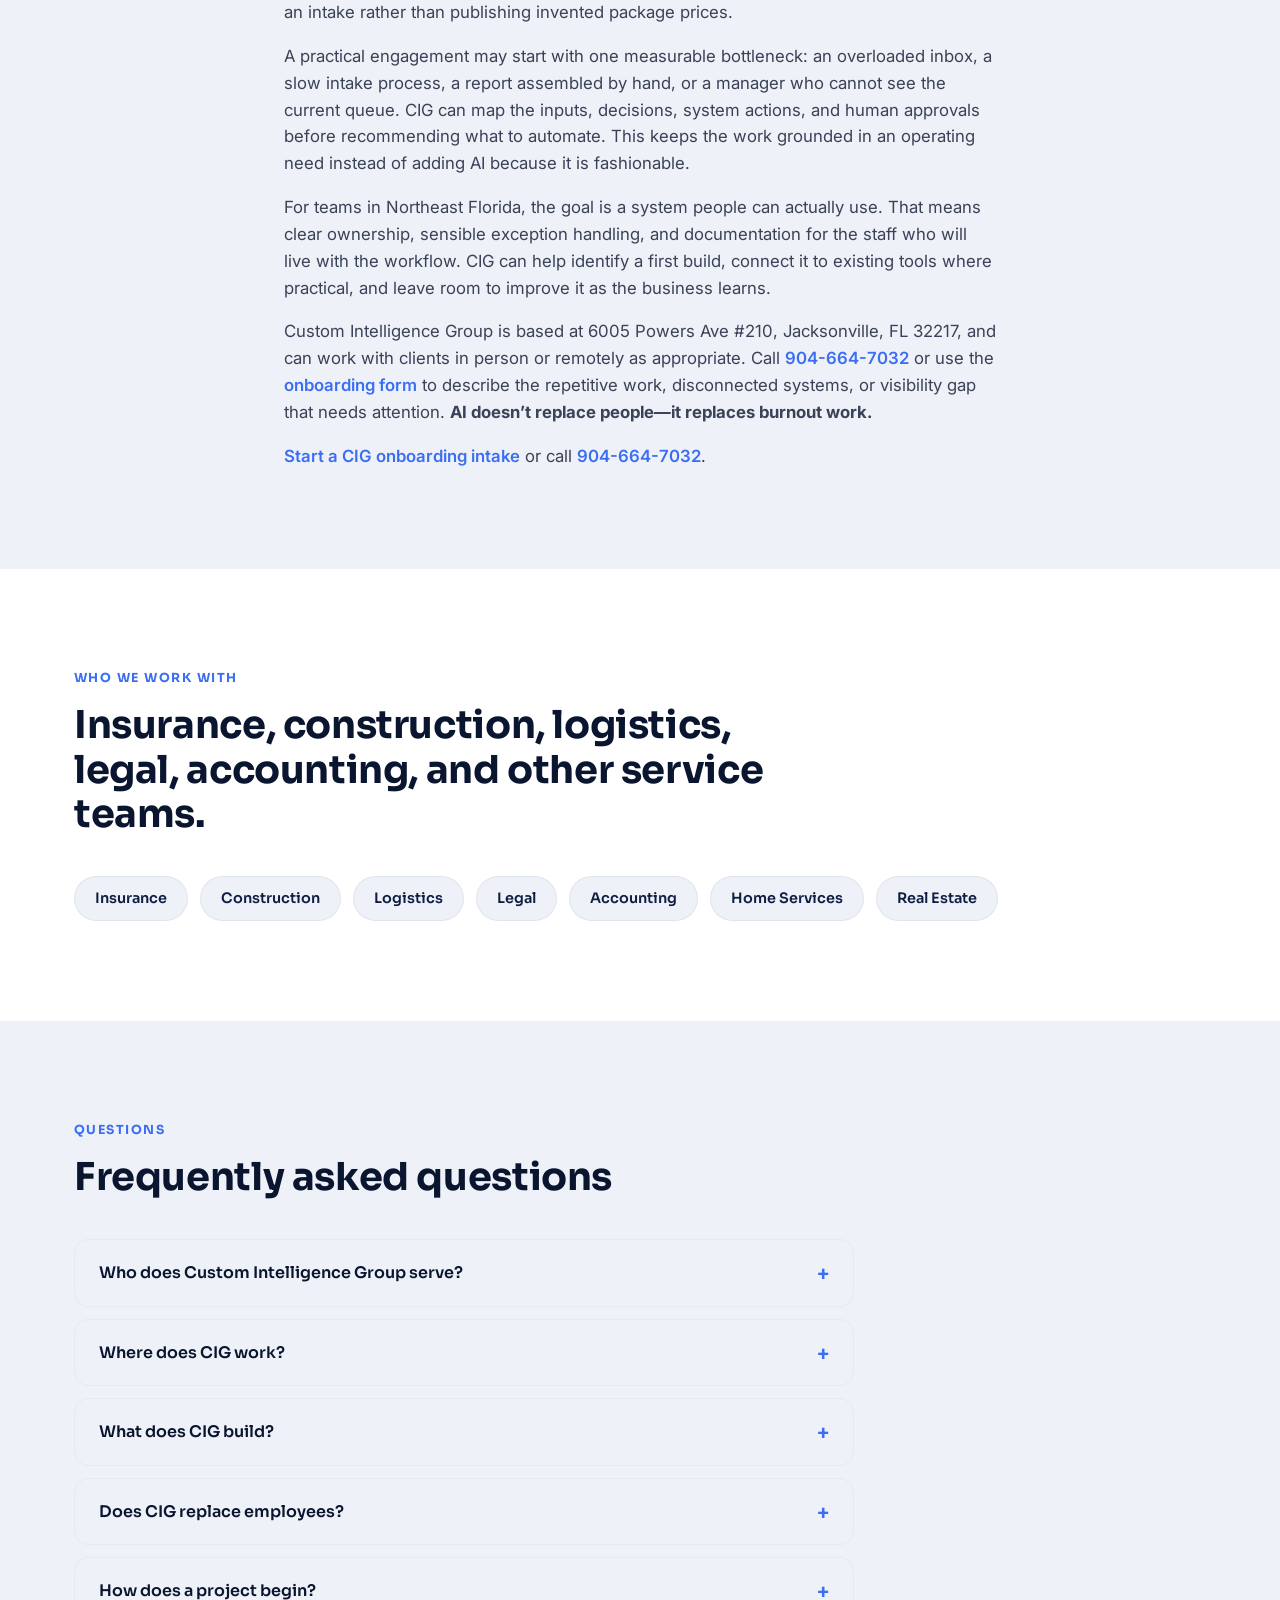
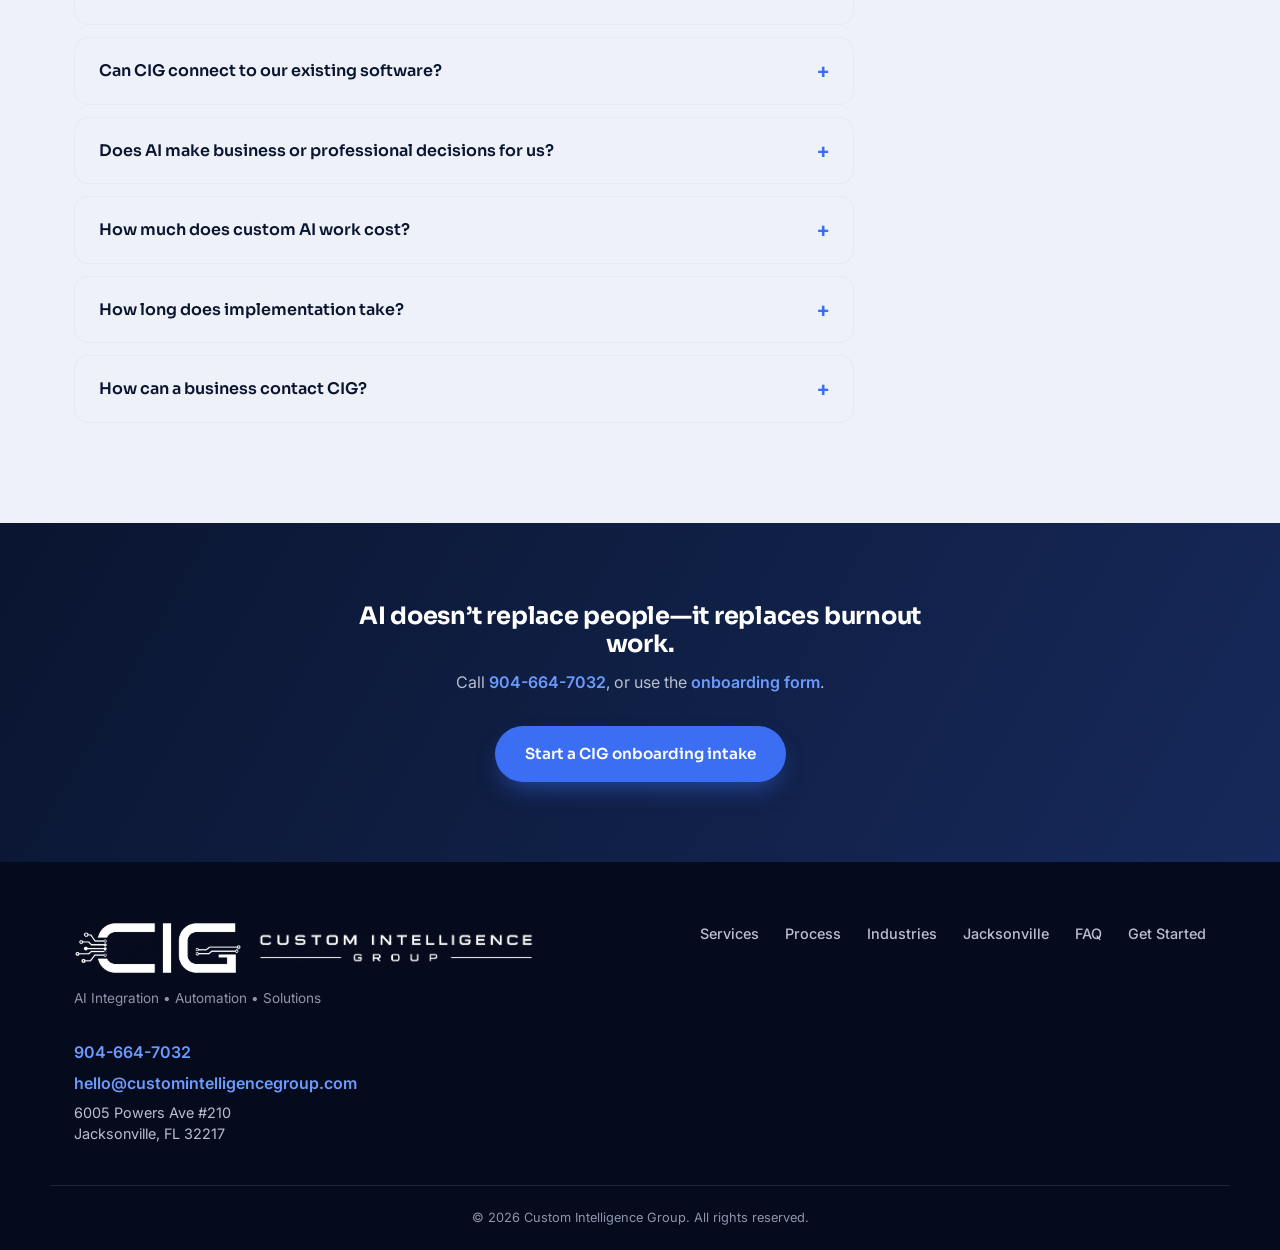
<file: jacksonville-ai-automation/index.html>
<!DOCTYPE html>
<html lang="en">
<head>
<meta charset="UTF-8">
<meta name="viewport" content="width=device-width, initial-scale=1.0">
<title>Custom AI Automation in Jacksonville | CIG</title>
<meta name="description" content="Custom Intelligence Group builds practical AI automations, AI employees, and dashboards for Jacksonville and Northeast Florida businesses.">
<link rel="canonical" href="https://customintelligencegroup.com/jacksonville-ai-automation/">

<!-- Open Graph -->
<meta property="og:type" content="website">
<meta property="og:site_name" content="Custom Intelligence Group">
<meta property="og:url" content="https://customintelligencegroup.com/jacksonville-ai-automation/">
<meta property="og:title" content="Custom AI Automation in Jacksonville | CIG">
<meta property="og:description" content="Custom Intelligence Group builds practical AI automations, AI employees, and dashboards for Jacksonville and Northeast Florida businesses.">
<meta property="og:image" content="https://customintelligencegroup.com/images/og-image.png">
<meta property="og:image:width" content="1200">
<meta property="og:image:height" content="630">

<!-- Twitter -->
<meta name="twitter:card" content="summary_large_image">
<meta name="twitter:title" content="Custom AI Automation in Jacksonville | CIG">
<meta name="twitter:description" content="Custom Intelligence Group builds practical AI automations, AI employees, and dashboards for Jacksonville and Northeast Florida businesses.">
<meta name="twitter:image" content="https://customintelligencegroup.com/images/og-image.png">

<link rel="icon" type="image/png" href="../images/cig-logo.png">
<script type="application/ld+json">
{
  "@context": "https://schema.org",
  "@type": "Organization",
  "@id": "https://customintelligencegroup.com/#organization",
  "name": "Custom Intelligence Group",
  "alternateName": "CIG",
  "url": "https://customintelligencegroup.com/",
  "logo": "https://customintelligencegroup.com/images/cig-logo.png",
  "email": "hello@customintelligencegroup.com",
  "telephone": "+1-904-664-7032",
  "address": {
    "@type": "PostalAddress",
    "streetAddress": "6005 Powers Ave #210",
    "addressLocality": "Jacksonville",
    "addressRegion": "FL",
    "postalCode": "32217",
    "addressCountry": "US"
  }
}
</script>
<script type="application/ld+json">
{
  "@context": "https://schema.org",
  "@type": "ProfessionalService",
  "@id": "https://customintelligencegroup.com/#localbusiness",
  "name": "Custom Intelligence Group",
  "url": "https://customintelligencegroup.com/",
  "description": "Custom Intelligence Group builds practical custom AI automations, AI employees and agents, and operational dashboards for businesses in Jacksonville and Northeast Florida.",
  "telephone": "+1-904-664-7032",
  "email": "hello@customintelligencegroup.com",
  "address": {
    "@type": "PostalAddress",
    "streetAddress": "6005 Powers Ave #210",
    "addressLocality": "Jacksonville",
    "addressRegion": "FL",
    "postalCode": "32217",
    "addressCountry": "US"
  },
  "areaServed": [
    {
      "@type": "City",
      "name": "Jacksonville"
    },
    {
      "@type": "City",
      "name": "Ponte Vedra Beach"
    },
    {
      "@type": "City",
      "name": "St. Augustine"
    },
    {
      "@type": "City",
      "name": "Orange Park"
    },
    {
      "@type": "City",
      "name": "Fleming Island"
    },
    {
      "@type": "City",
      "name": "Atlantic Beach"
    },
    {
      "@type": "City",
      "name": "Neptune Beach"
    },
    {
      "@type": "City",
      "name": "Jacksonville Beach"
    },
    {
      "@type": "City",
      "name": "Fernandina Beach"
    },
    {
      "@type": "City",
      "name": "Yulee"
    },
    {
      "@type": "City",
      "name": "Green Cove Springs"
    },
    {
      "@type": "City",
      "name": "Middleburg"
    },
    {
      "@type": "City",
      "name": "Palm Coast"
    }
  ],
  "parentOrganization": {
    "@id": "https://customintelligencegroup.com/#organization"
  }
}
</script>
<script type="application/ld+json">
{
  "@context": "https://schema.org",
  "@type": "WebPage",
  "@id": "https://customintelligencegroup.com/jacksonville-ai-automation/#webpage",
  "url": "https://customintelligencegroup.com/jacksonville-ai-automation/",
  "name": "Custom AI Automation in Jacksonville | CIG",
  "description": "Custom Intelligence Group builds practical AI automations, AI employees, and dashboards for Jacksonville and Northeast Florida businesses.",
  "about": {
    "@id": "https://customintelligencegroup.com/#localbusiness"
  },
  "publisher": {
    "@id": "https://customintelligencegroup.com/#organization"
  }
}
</script>
<script type="application/ld+json">
{
  "@context": "https://schema.org",
  "@type": "FAQPage",
  "@id": "https://customintelligencegroup.com/jacksonville-ai-automation/#faq",
  "mainEntity": [
    {
      "@type": "Question",
      "name": "Who does Custom Intelligence Group serve?",
      "acceptedAnswer": {
        "@type": "Answer",
        "text": "Custom Intelligence Group serves businesses that need practical help with repetitive workflows, disconnected systems, or operational visibility. CIG works especially well with insurance, construction, logistics, legal, accounting, and other service teams."
      }
    },
    {
      "@type": "Question",
      "name": "Where does CIG work?",
      "acceptedAnswer": {
        "@type": "Answer",
        "text": "CIG is based in Jacksonville, Florida, and serves Jacksonville, Ponte Vedra, St. Augustine, and nearby Northeast Florida communities. Work can be handled in person or remotely as appropriate for the project."
      }
    },
    {
      "@type": "Question",
      "name": "What does CIG build?",
      "acceptedAnswer": {
        "@type": "Answer",
        "text": "CIG builds custom business automations, AI employees and agents, software integrations, document and email workflows, internal knowledge assistants, and operational dashboards."
      }
    },
    {
      "@type": "Question",
      "name": "Does CIG replace employees?",
      "acceptedAnswer": {
        "@type": "Answer",
        "text": "No. CIG designs AI to support people by handling repetitive sorting, summarizing, routing, reminding, and reporting work. The operating principle is that AI does not replace people; it replaces burnout work."
      }
    },
    {
      "@type": "Question",
      "name": "How does a project begin?",
      "acceptedAnswer": {
        "@type": "Answer",
        "text": "A project begins with an onboarding intake at customintelligencegroup.com/#onboarding. CIG uses the information about the workflow, systems, and desired outcome to determine a sensible next step."
      }
    },
    {
      "@type": "Question",
      "name": "Can CIG connect to our existing software?",
      "acceptedAnswer": {
        "@type": "Answer",
        "text": "CIG can evaluate and connect existing tools such as forms, email, CRM, spreadsheets, accounting platforms, and other business systems when the available access and workflow make that practical."
      }
    },
    {
      "@type": "Question",
      "name": "Does AI make business or professional decisions for us?",
      "acceptedAnswer": {
        "@type": "Answer",
        "text": "CIG can design reviewable workflows, but responsible people remain in control of business, legal, insurance, accounting, safety, and other professional decisions. Systems should route exceptions and require approval where appropriate."
      }
    },
    {
      "@type": "Question",
      "name": "How much does custom AI work cost?",
      "acceptedAnswer": {
        "@type": "Answer",
        "text": "CIG does not publish invented one-size-fits-all prices because scope depends on the workflow, systems, data, controls, and level of implementation required. The onboarding intake is the starting point for discussing fit and scope."
      }
    },
    {
      "@type": "Question",
      "name": "How long does implementation take?",
      "acceptedAnswer": {
        "@type": "Answer",
        "text": "Implementation timing depends on the workflow, integrations, access, testing, and review requirements. CIG determines a realistic sequence after understanding the specific project rather than promising a universal timeline."
      }
    },
    {
      "@type": "Question",
      "name": "How can a business contact CIG?",
      "acceptedAnswer": {
        "@type": "Answer",
        "text": "A business can start at customintelligencegroup.com/#onboarding or call 904-664-7032. CIG is located at 6005 Powers Ave #210, Jacksonville, FL 32217."
      }
    }
  ]
}
</script>
<script type="application/ld+json">
{
  "@context": "https://schema.org",
  "@type": "BreadcrumbList",
  "itemListElement": [
    {
      "@type": "ListItem",
      "position": 1,
      "name": "Home",
      "item": "https://customintelligencegroup.com/"
    },
    {
      "@type": "ListItem",
      "position": 2,
      "name": "Jacksonville",
      "item": "https://customintelligencegroup.com/jacksonville-ai-automation/"
    }
  ]
}
</script>
<link rel="preconnect" href="https://fonts.googleapis.com">
<link rel="preconnect" href="https://fonts.gstatic.com" crossorigin>
<link href="https://fonts.googleapis.com/css2?family=Sora:wght@400;500;600;700;800&family=Inter:wght@400;500;600;700&display=swap" rel="stylesheet">
<link rel="stylesheet" href="../css/style.css">
<!-- Meta Pixel Code -->
<script>
!function(f,b,e,v,n,t,s)
{if(f.fbq)return;n=f.fbq=function(){n.callMethod?
n.callMethod.apply(n,arguments):n.queue.push(arguments)};
if(!f._fbq)f._fbq=n;n.push=n;n.loaded=!0;n.version='2.0';
n.queue=[];t=b.createElement(e);t.async=!0;
t.src=v;s=b.getElementsByTagName(e)[0];
s.parentNode.insertBefore(t,s)}(window, document,'script',
'https://connect.facebook.net/en_US/fbevents.js');
fbq('init', '1786237569210028');
fbq('track', 'PageView');
</script>
<noscript><img height="1" width="1" style="display:none"
src="https://www.facebook.com/tr?id=1786237569210028&ev=PageView&noscript=1"
/></noscript>
<!-- End Meta Pixel Code -->
</head>
<body>

<!-- ===== NAV ===== -->
<header class="site-header" id="siteHeader">
  <div class="container nav-inner">
    <a href="../index.html" class="brand">
      <img src="../images/cig-logo-icon.png" alt="" class="brand-icon" aria-hidden="true">
      <img src="../images/cig-logo-wordmark.png" alt="Custom Intelligence Group" class="brand-wordmark">
    </a>
    <nav class="main-nav" id="mainNav">
      <a href="../index.html#services">Services</a>
      <a href="../index.html#process">Process</a>
      <a href="../index.html#industries">Industries</a>
      <a href="../index.html#faq">FAQ</a>
      <a href="../index.html#onboarding" class="nav-cta">Get Started</a>
    </nav>
    <button class="nav-toggle" id="navToggle" aria-label="Toggle menu" aria-expanded="false">
      <span></span><span></span><span></span>
    </button>
  </div>
</header>

<main id="top">

  <!-- ===== HERO ===== -->
  <section class="hero">
    <div class="hero-bg" aria-hidden="true"></div>
    <div class="container hero-inner">
      <p class="eyebrow">Jacksonville &bull; Northeast Florida</p>
      <h1 class="title-long">Custom AI Automations, AI Employees, and Dashboards in <span>Jacksonville and Northeast Florida</span></h1>
      <p class="hero-sub lead-copy">Custom Intelligence Group (CIG) builds practical custom AI systems for businesses in Jacksonville, Ponte Vedra, and Northeast Florida. CIG specializes in three connected capabilities: business automations, AI employees and agents, and operational dashboards. The work is designed around the way a company already operates, not around a generic software demo.</p>
      <div class="hero-actions">
        <a href="../index.html#onboarding" class="btn btn-primary">Start a CIG onboarding intake</a>
        <a href="tel:+19046647032" class="btn btn-ghost">Call 904-664-7032</a>
      </div>
    </div>
  </section>

  <section class="trust-strip">
    <div class="container">
      <p>6005 Powers Ave #210, Jacksonville, FL 32217 &middot; <a href="tel:+19046647032">904-664-7032</a> &middot; <a href="mailto:hello@customintelligencegroup.com">hello@customintelligencegroup.com</a></p>
    </div>
  </section>

  <!-- ===== COPY ===== -->
  <section class="section section-alt">
    <div class="container page-copy">
      <p class="section-eyebrow">In practice</p>
      <h2>CIG maps the workflow first.</h2>
      <p>Many teams do not need another app. They need fewer repetitive handoffs, better visibility into work, and a reliable way to turn incoming information into the next action. CIG maps the workflow first. That may mean connecting a form to a CRM, turning email and documents into structured tasks, giving staff an approved internal knowledge assistant, or building a dashboard that shows owners where work is waiting.</p>
      <p>CIG serves Jacksonville-area and Northeast Florida businesses, including insurance agencies, construction companies, logistics operators, law firms, and accounting practices. Each industry has different information, approvals, deadlines, and risk points. A useful system respects those differences. It can keep people in control while handling the burnout work around them: sorting, summarizing, routing, checking, reminding, and reporting.</p>
      <p>CIG provides custom AI automation consulting and implementation for businesses that want a right-sized system. That can include discovery, workflow design, integrations, prompt and agent design, dashboard development, testing, documentation, and a handoff plan. The exact scope depends on the workflow and systems involved, so CIG starts with an intake rather than publishing invented package prices.</p>
      <p>A practical engagement may start with one measurable bottleneck: an overloaded inbox, a slow intake process, a report assembled by hand, or a manager who cannot see the current queue. CIG can map the inputs, decisions, system actions, and human approvals before recommending what to automate. This keeps the work grounded in an operating need instead of adding AI because it is fashionable.</p>
      <p>For teams in Northeast Florida, the goal is a system people can actually use. That means clear ownership, sensible exception handling, and documentation for the staff who will live with the workflow. CIG can help identify a first build, connect it to existing tools where practical, and leave room to improve it as the business learns.</p>
      <p>Custom Intelligence Group is based at 6005 Powers Ave #210, Jacksonville, FL 32217, and can work with clients in person or remotely as appropriate. Call <a href="tel:+19046647032">904-664-7032</a> or use the <a href="../index.html#onboarding">onboarding form</a> to describe the repetitive work, disconnected systems, or visibility gap that needs attention. <strong>AI doesn’t replace people—it replaces burnout work.</strong></p>
      <p><a href="../index.html#onboarding">Start a CIG onboarding intake</a> or call <a href="tel:+19046647032">904-664-7032</a>.</p>
    </div>
  </section>

  <section class="section industries">
    <div class="container">
      <p class="section-eyebrow">Who we work with</p>
      <h2>Insurance, construction, logistics, legal, accounting, and other service teams.</h2>
      <div class="industry-chips">
        <span><a href="../industries/insurance/">Insurance</a></span>
        <span><a href="../industries/construction/">Construction</a></span>
        <span><a href="../industries/logistics/">Logistics</a></span>
        <span><a href="../industries/legal/">Legal</a></span>
        <span><a href="../industries/accounting/">Accounting</a></span>
        <span><a href="../industries/home-services/">Home Services</a></span>
        <span><a href="../industries/real-estate/">Real Estate</a></span>
      </div>
    </div>
  </section>


  <section id="faq" class="section faq">
    <div class="container">
      <p class="section-eyebrow">Questions</p>
      <h2>Frequently asked questions</h2>
      <div class="faq-list">
        <details>
          <summary>Who does Custom Intelligence Group serve?</summary>
          <p>Custom Intelligence Group serves businesses that need practical help with repetitive workflows, disconnected systems, or operational visibility. CIG works especially well with insurance, construction, logistics, legal, accounting, and other service teams.</p>
        </details>
        <details>
          <summary>Where does CIG work?</summary>
          <p>CIG is based in Jacksonville, Florida, and serves Jacksonville, Ponte Vedra, St. Augustine, and nearby Northeast Florida communities. Work can be handled in person or remotely as appropriate for the project.</p>
        </details>
        <details>
          <summary>What does CIG build?</summary>
          <p>CIG builds custom business automations, AI employees and agents, software integrations, document and email workflows, internal knowledge assistants, and operational dashboards.</p>
        </details>
        <details>
          <summary>Does CIG replace employees?</summary>
          <p>No. CIG designs AI to support people by handling repetitive sorting, summarizing, routing, reminding, and reporting work. The operating principle is that AI does not replace people; it replaces burnout work.</p>
        </details>
        <details>
          <summary>How does a project begin?</summary>
          <p>A project begins with an onboarding intake at <a href="../index.html#onboarding">customintelligencegroup.com/#onboarding</a>. CIG uses the information about the workflow, systems, and desired outcome to determine a sensible next step.</p>
        </details>
        <details>
          <summary>Can CIG connect to our existing software?</summary>
          <p>CIG can evaluate and connect existing tools such as forms, email, CRM, spreadsheets, accounting platforms, and other business systems when the available access and workflow make that practical.</p>
        </details>
        <details>
          <summary>Does AI make business or professional decisions for us?</summary>
          <p>CIG can design reviewable workflows, but responsible people remain in control of business, legal, insurance, accounting, safety, and other professional decisions. Systems should route exceptions and require approval where appropriate.</p>
        </details>
        <details>
          <summary>How much does custom AI work cost?</summary>
          <p>CIG does not publish invented one-size-fits-all prices because scope depends on the workflow, systems, data, controls, and level of implementation required. The onboarding intake is the starting point for discussing fit and scope.</p>
        </details>
        <details>
          <summary>How long does implementation take?</summary>
          <p>Implementation timing depends on the workflow, integrations, access, testing, and review requirements. CIG determines a realistic sequence after understanding the specific project rather than promising a universal timeline.</p>
        </details>
        <details>
          <summary>How can a business contact CIG?</summary>
          <p>A business can start at <a href="../index.html#onboarding">customintelligencegroup.com/#onboarding</a> or call <a href="tel:+19046647032">904-664-7032</a>. CIG is located at 6005 Powers Ave #210, Jacksonville, FL 32217.</p>
        </details>
      </div>
    </div>
  </section>

  <!-- ===== CTA ===== -->
  <section class="cta-band">
    <div class="container cta-inner">
      <h2>AI doesn’t replace people—it replaces burnout work.</h2>
      <p>Call <a href="tel:+19046647032">904-664-7032</a>, or use the <a href="../index.html#onboarding">onboarding form</a>.</p>
      <a href="../index.html#onboarding" class="btn btn-primary">Start a CIG onboarding intake</a>
    </div>
  </section>

</main>

<!-- ===== FOOTER ===== -->
<footer class="site-footer">
  <div class="container footer-inner">
    <div class="footer-brand">
      <div class="footer-brand-logo">
        <img src="../images/cig-logo-icon-white.png" alt="" class="footer-icon" aria-hidden="true">
        <img src="../images/cig-logo-wordmark-white.png" alt="Custom Intelligence Group" class="footer-wordmark">
      </div>
      <p>AI Integration &bull; Automation &bull; Solutions</p>
    </div>
    <div class="footer-links">
      <a href="../index.html#services">Services</a>
      <a href="../index.html#process">Process</a>
      <a href="../index.html#industries">Industries</a>
      <a href="../jacksonville-ai-automation/">Jacksonville</a>
      <a href="../index.html#faq">FAQ</a>
      <a href="../index.html#onboarding">Get Started</a>
    </div>
    <address class="footer-contact">
      <a href="tel:+19046647032">904-664-7032</a>
      <a href="mailto:hello@customintelligencegroup.com">hello@customintelligencegroup.com</a>
      <span>6005 Powers Ave #210<br>Jacksonville, FL 32217</span>
    </address>
  </div>
  <div class="container footer-bottom">
    <p>&copy; <span id="year"></span> Custom Intelligence Group. All rights reserved.</p>
  </div>
</footer>

<script src="../js/main.js"></script>
</body>
</html>
</file>
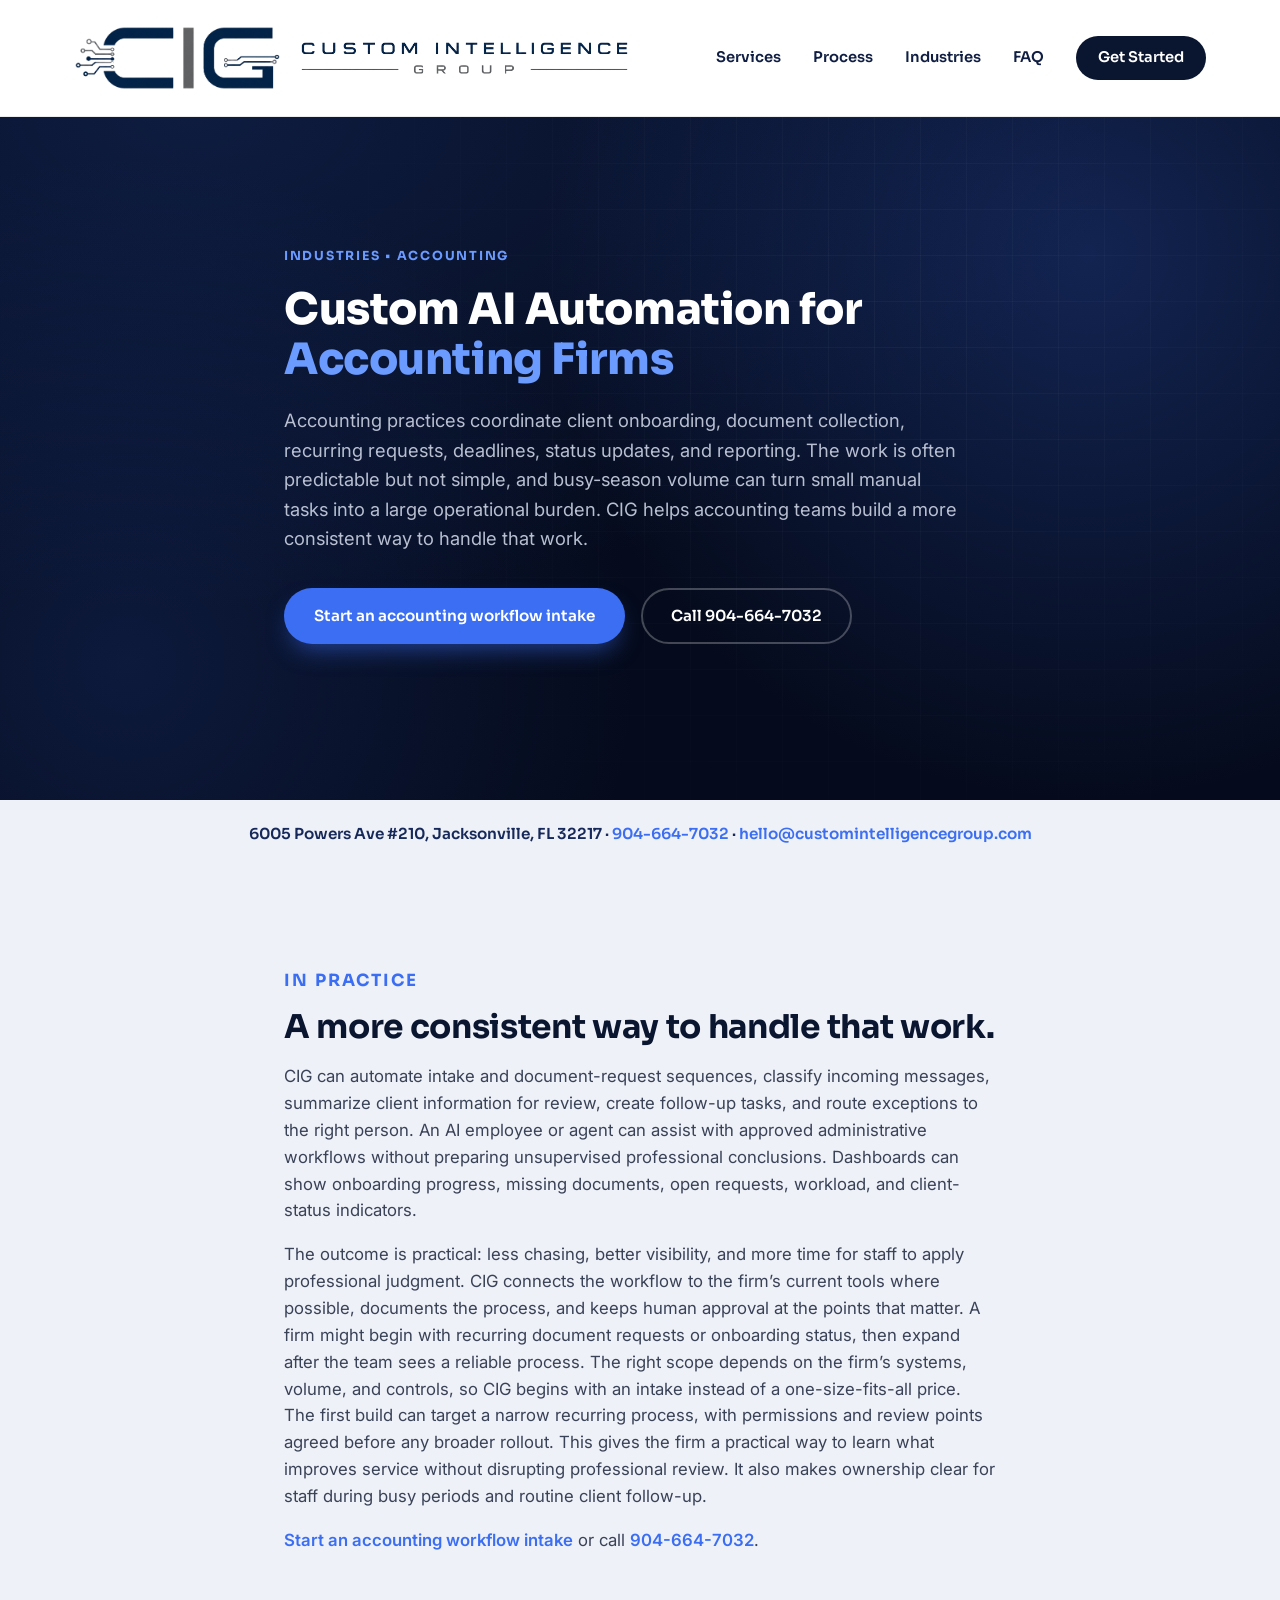
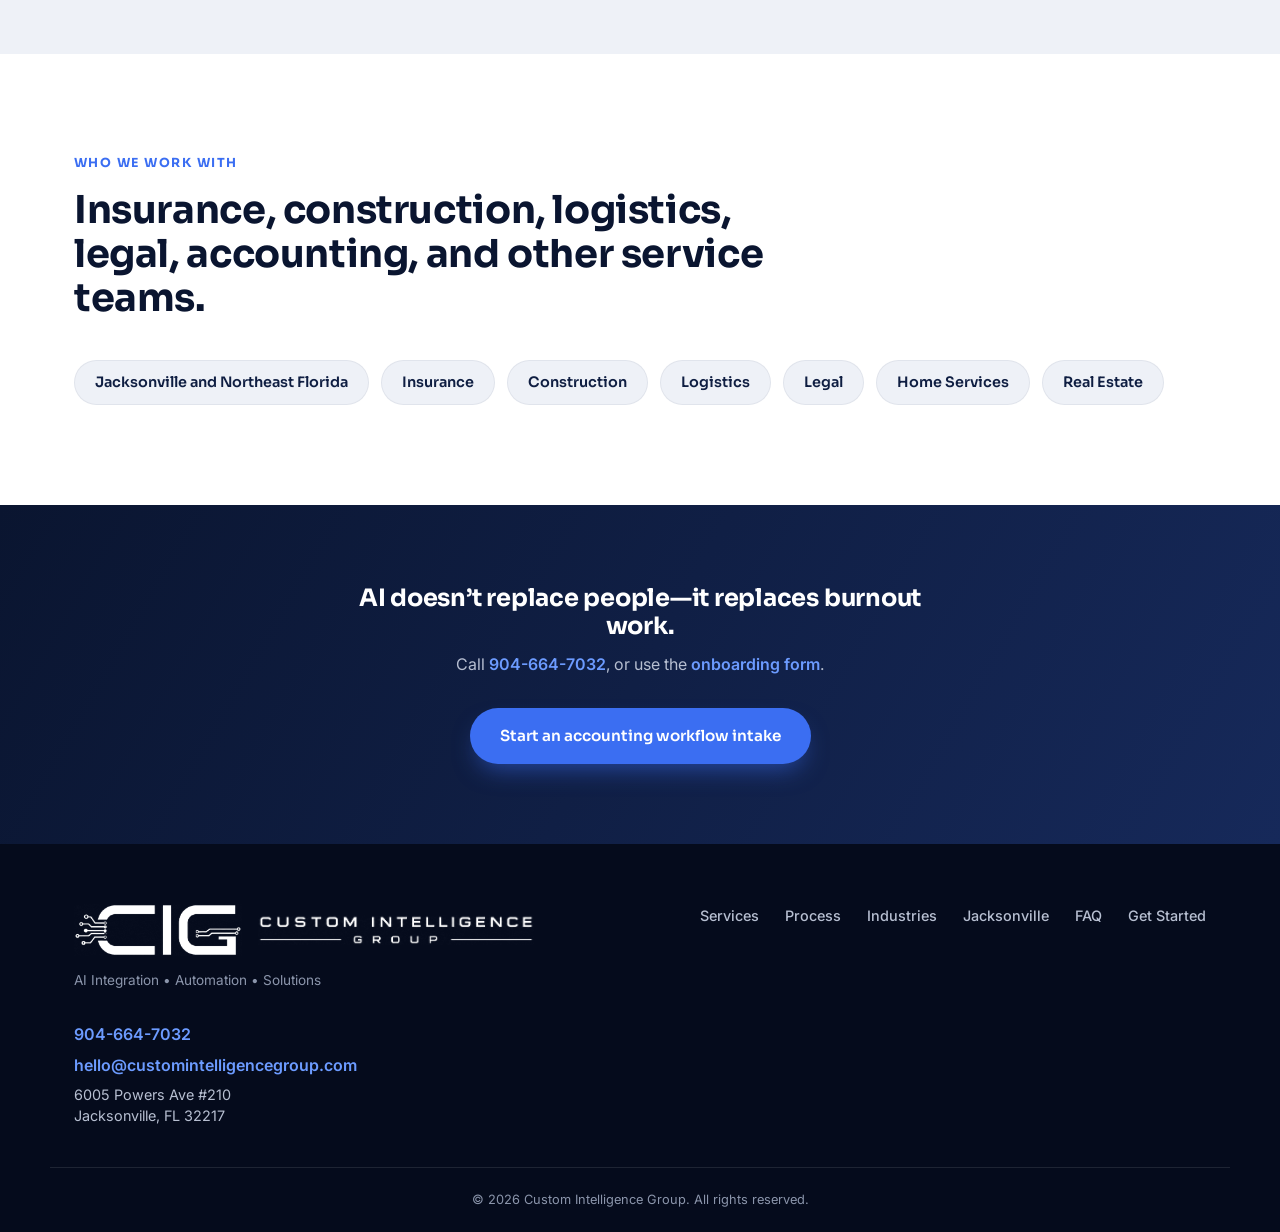
<file: industries/accounting/index.html>
<!DOCTYPE html>
<html lang="en">
<head>
<meta charset="UTF-8">
<meta name="viewport" content="width=device-width, initial-scale=1.0">
<title>Custom AI Automation for Accounting Firms | CIG</title>
<meta name="description" content="CIG helps accounting teams handle client onboarding, document collection, recurring requests, deadlines, and status updates with human approval.">
<link rel="canonical" href="https://customintelligencegroup.com/industries/accounting/">

<!-- Open Graph -->
<meta property="og:type" content="website">
<meta property="og:site_name" content="Custom Intelligence Group">
<meta property="og:url" content="https://customintelligencegroup.com/industries/accounting/">
<meta property="og:title" content="Custom AI Automation for Accounting Firms | CIG">
<meta property="og:description" content="CIG helps accounting teams handle client onboarding, document collection, recurring requests, deadlines, and status updates with human approval.">
<meta property="og:image" content="https://customintelligencegroup.com/images/og-image.png">
<meta property="og:image:width" content="1200">
<meta property="og:image:height" content="630">

<!-- Twitter -->
<meta name="twitter:card" content="summary_large_image">
<meta name="twitter:title" content="Custom AI Automation for Accounting Firms | CIG">
<meta name="twitter:description" content="CIG helps accounting teams handle client onboarding, document collection, recurring requests, deadlines, and status updates with human approval.">
<meta name="twitter:image" content="https://customintelligencegroup.com/images/og-image.png">

<link rel="icon" type="image/png" href="../../images/cig-logo.png">
<script type="application/ld+json">
{
  "@context": "https://schema.org",
  "@type": "Organization",
  "@id": "https://customintelligencegroup.com/#organization",
  "name": "Custom Intelligence Group",
  "alternateName": "CIG",
  "url": "https://customintelligencegroup.com/",
  "logo": "https://customintelligencegroup.com/images/cig-logo.png",
  "email": "hello@customintelligencegroup.com",
  "telephone": "+1-904-664-7032",
  "address": {
    "@type": "PostalAddress",
    "streetAddress": "6005 Powers Ave #210",
    "addressLocality": "Jacksonville",
    "addressRegion": "FL",
    "postalCode": "32217",
    "addressCountry": "US"
  }
}
</script>
<script type="application/ld+json">
{
  "@context": "https://schema.org",
  "@type": "ProfessionalService",
  "@id": "https://customintelligencegroup.com/#localbusiness",
  "name": "Custom Intelligence Group",
  "url": "https://customintelligencegroup.com/",
  "description": "Custom Intelligence Group builds practical custom AI automations, AI employees and agents, and operational dashboards for businesses in Jacksonville and Northeast Florida.",
  "telephone": "+1-904-664-7032",
  "email": "hello@customintelligencegroup.com",
  "address": {
    "@type": "PostalAddress",
    "streetAddress": "6005 Powers Ave #210",
    "addressLocality": "Jacksonville",
    "addressRegion": "FL",
    "postalCode": "32217",
    "addressCountry": "US"
  },
  "areaServed": [
    {
      "@type": "City",
      "name": "Jacksonville"
    },
    {
      "@type": "City",
      "name": "Ponte Vedra Beach"
    },
    {
      "@type": "City",
      "name": "St. Augustine"
    },
    {
      "@type": "City",
      "name": "Orange Park"
    },
    {
      "@type": "City",
      "name": "Fleming Island"
    },
    {
      "@type": "City",
      "name": "Atlantic Beach"
    },
    {
      "@type": "City",
      "name": "Neptune Beach"
    },
    {
      "@type": "City",
      "name": "Jacksonville Beach"
    },
    {
      "@type": "City",
      "name": "Fernandina Beach"
    },
    {
      "@type": "City",
      "name": "Yulee"
    },
    {
      "@type": "City",
      "name": "Green Cove Springs"
    },
    {
      "@type": "City",
      "name": "Middleburg"
    },
    {
      "@type": "City",
      "name": "Palm Coast"
    }
  ],
  "parentOrganization": {
    "@id": "https://customintelligencegroup.com/#organization"
  }
}
</script>
<script type="application/ld+json">
{
  "@context": "https://schema.org",
  "@type": "Service",
  "serviceType": "Custom AI Automation for Accounting Firms",
  "name": "Custom AI Automation for Accounting Firms",
  "description": "Accounting practices coordinate client onboarding, document collection, recurring requests, deadlines, status updates, and reporting. The work is often predictable but not simple, and busy-season volume can turn small manual tasks into a large operational burden. CIG helps accounting teams build a more consistent way to handle that work.",
  "url": "https://customintelligencegroup.com/industries/accounting/",
  "provider": {
    "@id": "https://customintelligencegroup.com/#localbusiness"
  },
  "areaServed": [
    {
      "@type": "City",
      "name": "Jacksonville"
    },
    {
      "@type": "AdministrativeArea",
      "name": "Northeast Florida"
    }
  ],
  "audience": {
    "@type": "Audience",
    "audienceType": "Accounting Firms"
  }
}
</script>
<script type="application/ld+json">
{
  "@context": "https://schema.org",
  "@type": "BreadcrumbList",
  "itemListElement": [
    {
      "@type": "ListItem",
      "position": 1,
      "name": "Home",
      "item": "https://customintelligencegroup.com/"
    },
    {
      "@type": "ListItem",
      "position": 2,
      "name": "Industries",
      "item": "https://customintelligencegroup.com/#industries"
    },
    {
      "@type": "ListItem",
      "position": 3,
      "name": "Accounting",
      "item": "https://customintelligencegroup.com/industries/accounting/"
    }
  ]
}
</script>
<link rel="preconnect" href="https://fonts.googleapis.com">
<link rel="preconnect" href="https://fonts.gstatic.com" crossorigin>
<link href="https://fonts.googleapis.com/css2?family=Sora:wght@400;500;600;700;800&family=Inter:wght@400;500;600;700&display=swap" rel="stylesheet">
<link rel="stylesheet" href="../../css/style.css">
<!-- Meta Pixel Code -->
<script>
!function(f,b,e,v,n,t,s)
{if(f.fbq)return;n=f.fbq=function(){n.callMethod?
n.callMethod.apply(n,arguments):n.queue.push(arguments)};
if(!f._fbq)f._fbq=n;n.push=n;n.loaded=!0;n.version='2.0';
n.queue=[];t=b.createElement(e);t.async=!0;
t.src=v;s=b.getElementsByTagName(e)[0];
s.parentNode.insertBefore(t,s)}(window, document,'script',
'https://connect.facebook.net/en_US/fbevents.js');
fbq('init', '1786237569210028');
fbq('track', 'PageView');
</script>
<noscript><img height="1" width="1" style="display:none"
src="https://www.facebook.com/tr?id=1786237569210028&ev=PageView&noscript=1"
/></noscript>
<!-- End Meta Pixel Code -->
</head>
<body>

<!-- ===== NAV ===== -->
<header class="site-header" id="siteHeader">
  <div class="container nav-inner">
    <a href="../../index.html" class="brand">
      <img src="../../images/cig-logo-icon.png" alt="" class="brand-icon" aria-hidden="true">
      <img src="../../images/cig-logo-wordmark.png" alt="Custom Intelligence Group" class="brand-wordmark">
    </a>
    <nav class="main-nav" id="mainNav">
      <a href="../../index.html#services">Services</a>
      <a href="../../index.html#process">Process</a>
      <a href="../../index.html#industries">Industries</a>
      <a href="../../index.html#faq">FAQ</a>
      <a href="../../index.html#onboarding" class="nav-cta">Get Started</a>
    </nav>
    <button class="nav-toggle" id="navToggle" aria-label="Toggle menu" aria-expanded="false">
      <span></span><span></span><span></span>
    </button>
  </div>
</header>

<main id="top">

  <!-- ===== HERO ===== -->
  <section class="hero">
    <div class="hero-bg" aria-hidden="true"></div>
    <div class="container hero-inner">
      <p class="eyebrow">Industries &bull; Accounting</p>
      <h1 class="title-long">Custom AI Automation for <span>Accounting Firms</span></h1>
      <p class="hero-sub lead-copy">Accounting practices coordinate client onboarding, document collection, recurring requests, deadlines, status updates, and reporting. The work is often predictable but not simple, and busy-season volume can turn small manual tasks into a large operational burden. CIG helps accounting teams build a more consistent way to handle that work.</p>
      <div class="hero-actions">
        <a href="../../index.html#onboarding" class="btn btn-primary">Start an accounting workflow intake</a>
        <a href="tel:+19046647032" class="btn btn-ghost">Call 904-664-7032</a>
      </div>
    </div>
  </section>

  <section class="trust-strip">
    <div class="container">
      <p>6005 Powers Ave #210, Jacksonville, FL 32217 &middot; <a href="tel:+19046647032">904-664-7032</a> &middot; <a href="mailto:hello@customintelligencegroup.com">hello@customintelligencegroup.com</a></p>
    </div>
  </section>

  <!-- ===== COPY ===== -->
  <section class="section section-alt">
    <div class="container page-copy">
      <p class="section-eyebrow">In practice</p>
      <h2>A more consistent way to handle that work.</h2>
      <p>CIG can automate intake and document-request sequences, classify incoming messages, summarize client information for review, create follow-up tasks, and route exceptions to the right person. An AI employee or agent can assist with approved administrative workflows without preparing unsupervised professional conclusions. Dashboards can show onboarding progress, missing documents, open requests, workload, and client-status indicators.</p>
      <p>The outcome is practical: less chasing, better visibility, and more time for staff to apply professional judgment. CIG connects the workflow to the firm’s current tools where possible, documents the process, and keeps human approval at the points that matter. A firm might begin with recurring document requests or onboarding status, then expand after the team sees a reliable process. The right scope depends on the firm’s systems, volume, and controls, so CIG begins with an intake instead of a one-size-fits-all price. The first build can target a narrow recurring process, with permissions and review points agreed before any broader rollout. This gives the firm a practical way to learn what improves service without disrupting professional review. It also makes ownership clear for staff during busy periods and routine client follow-up.</p>
      <p><a href="../../index.html#onboarding">Start an accounting workflow intake</a> or call <a href="tel:+19046647032">904-664-7032</a>.</p>
    </div>
  </section>

  <section class="section industries">
    <div class="container">
      <p class="section-eyebrow">Who we work with</p>
      <h2>Insurance, construction, logistics, legal, accounting, and other service teams.</h2>
      <div class="industry-chips">
        <span><a href="../../jacksonville-ai-automation/">Jacksonville and Northeast Florida</a></span>
        <span><a href="../../industries/insurance/">Insurance</a></span>
        <span><a href="../../industries/construction/">Construction</a></span>
        <span><a href="../../industries/logistics/">Logistics</a></span>
        <span><a href="../../industries/legal/">Legal</a></span>
        <span><a href="../../industries/home-services/">Home Services</a></span>
        <span><a href="../../industries/real-estate/">Real Estate</a></span>
      </div>
    </div>
  </section>


  <!-- ===== CTA ===== -->
  <section class="cta-band">
    <div class="container cta-inner">
      <h2>AI doesn’t replace people—it replaces burnout work.</h2>
      <p>Call <a href="tel:+19046647032">904-664-7032</a>, or use the <a href="../../index.html#onboarding">onboarding form</a>.</p>
      <a href="../../index.html#onboarding" class="btn btn-primary">Start an accounting workflow intake</a>
    </div>
  </section>

</main>

<!-- ===== FOOTER ===== -->
<footer class="site-footer">
  <div class="container footer-inner">
    <div class="footer-brand">
      <div class="footer-brand-logo">
        <img src="../../images/cig-logo-icon-white.png" alt="" class="footer-icon" aria-hidden="true">
        <img src="../../images/cig-logo-wordmark-white.png" alt="Custom Intelligence Group" class="footer-wordmark">
      </div>
      <p>AI Integration &bull; Automation &bull; Solutions</p>
    </div>
    <div class="footer-links">
      <a href="../../index.html#services">Services</a>
      <a href="../../index.html#process">Process</a>
      <a href="../../index.html#industries">Industries</a>
      <a href="../../jacksonville-ai-automation/">Jacksonville</a>
      <a href="../../index.html#faq">FAQ</a>
      <a href="../../index.html#onboarding">Get Started</a>
    </div>
    <address class="footer-contact">
      <a href="tel:+19046647032">904-664-7032</a>
      <a href="mailto:hello@customintelligencegroup.com">hello@customintelligencegroup.com</a>
      <span>6005 Powers Ave #210<br>Jacksonville, FL 32217</span>
    </address>
  </div>
  <div class="container footer-bottom">
    <p>&copy; <span id="year"></span> Custom Intelligence Group. All rights reserved.</p>
  </div>
</footer>

<script src="../../js/main.js"></script>
</body>
</html>
</file>
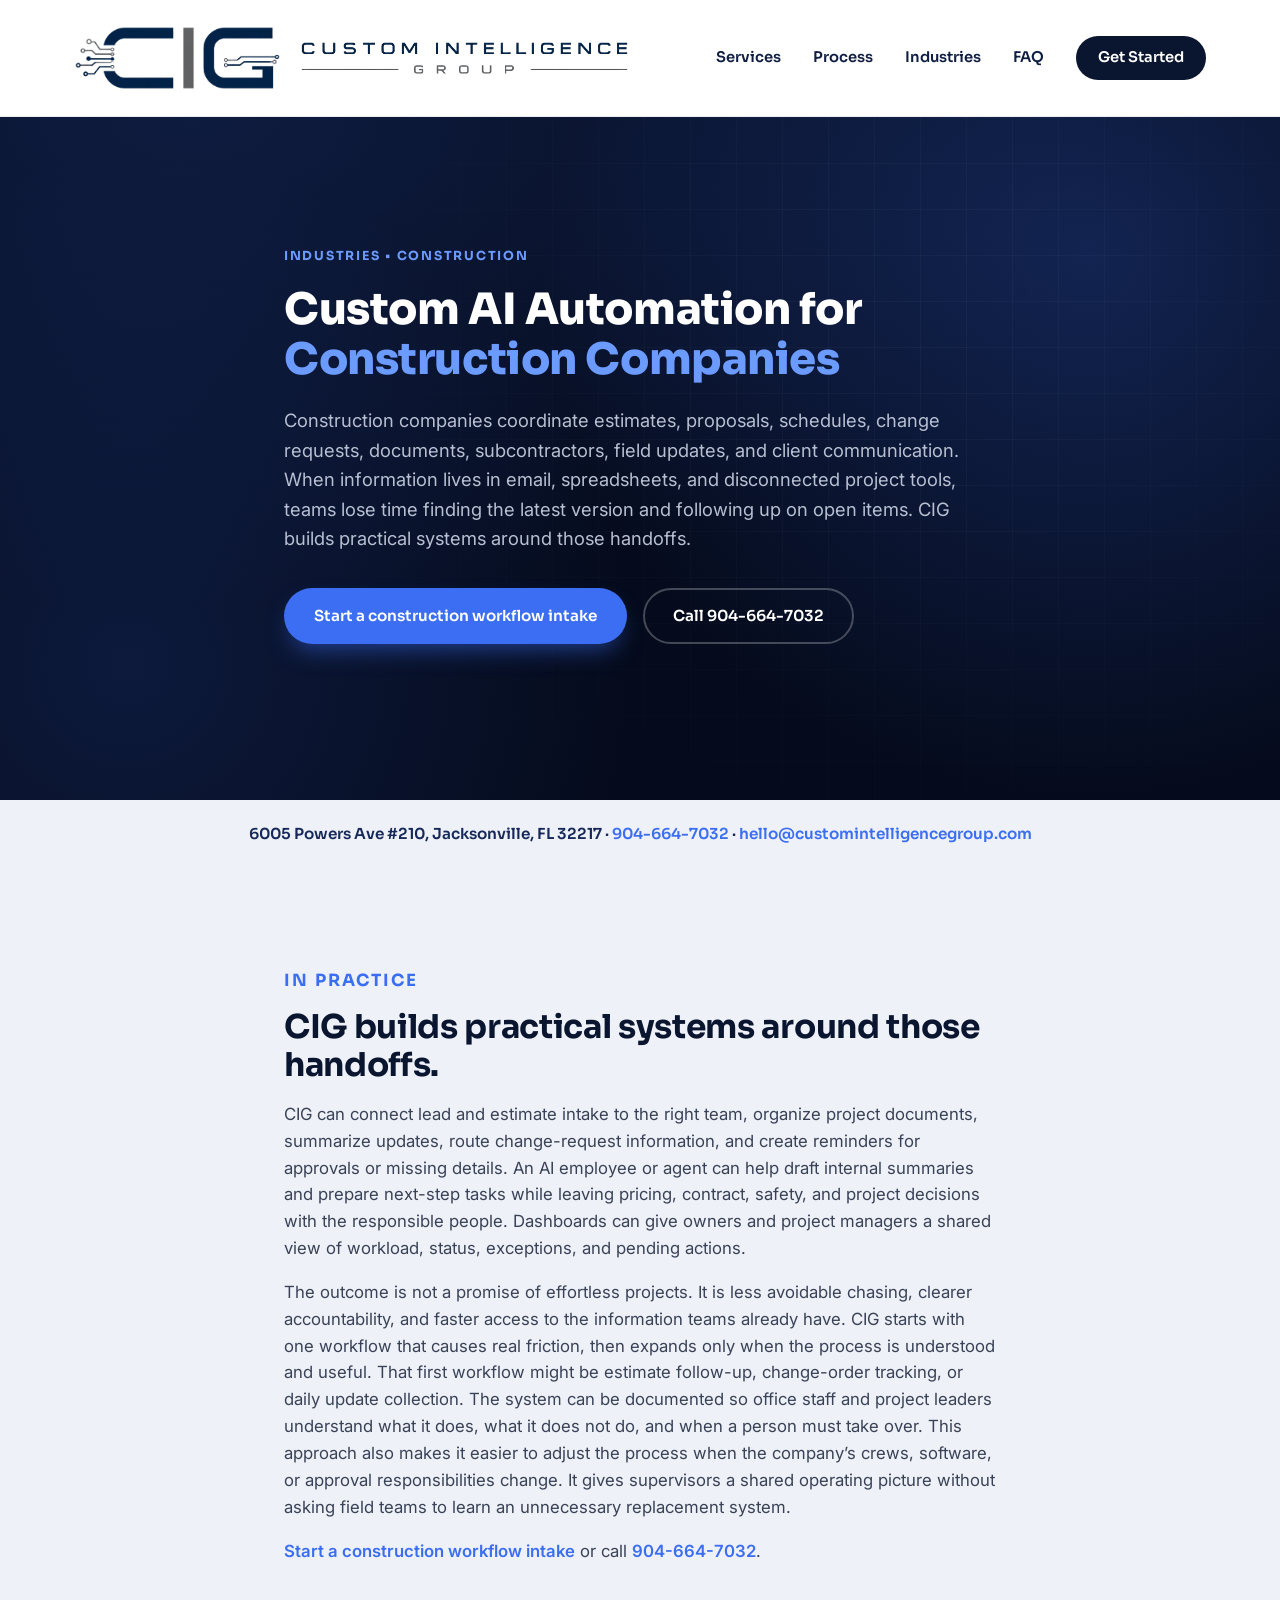
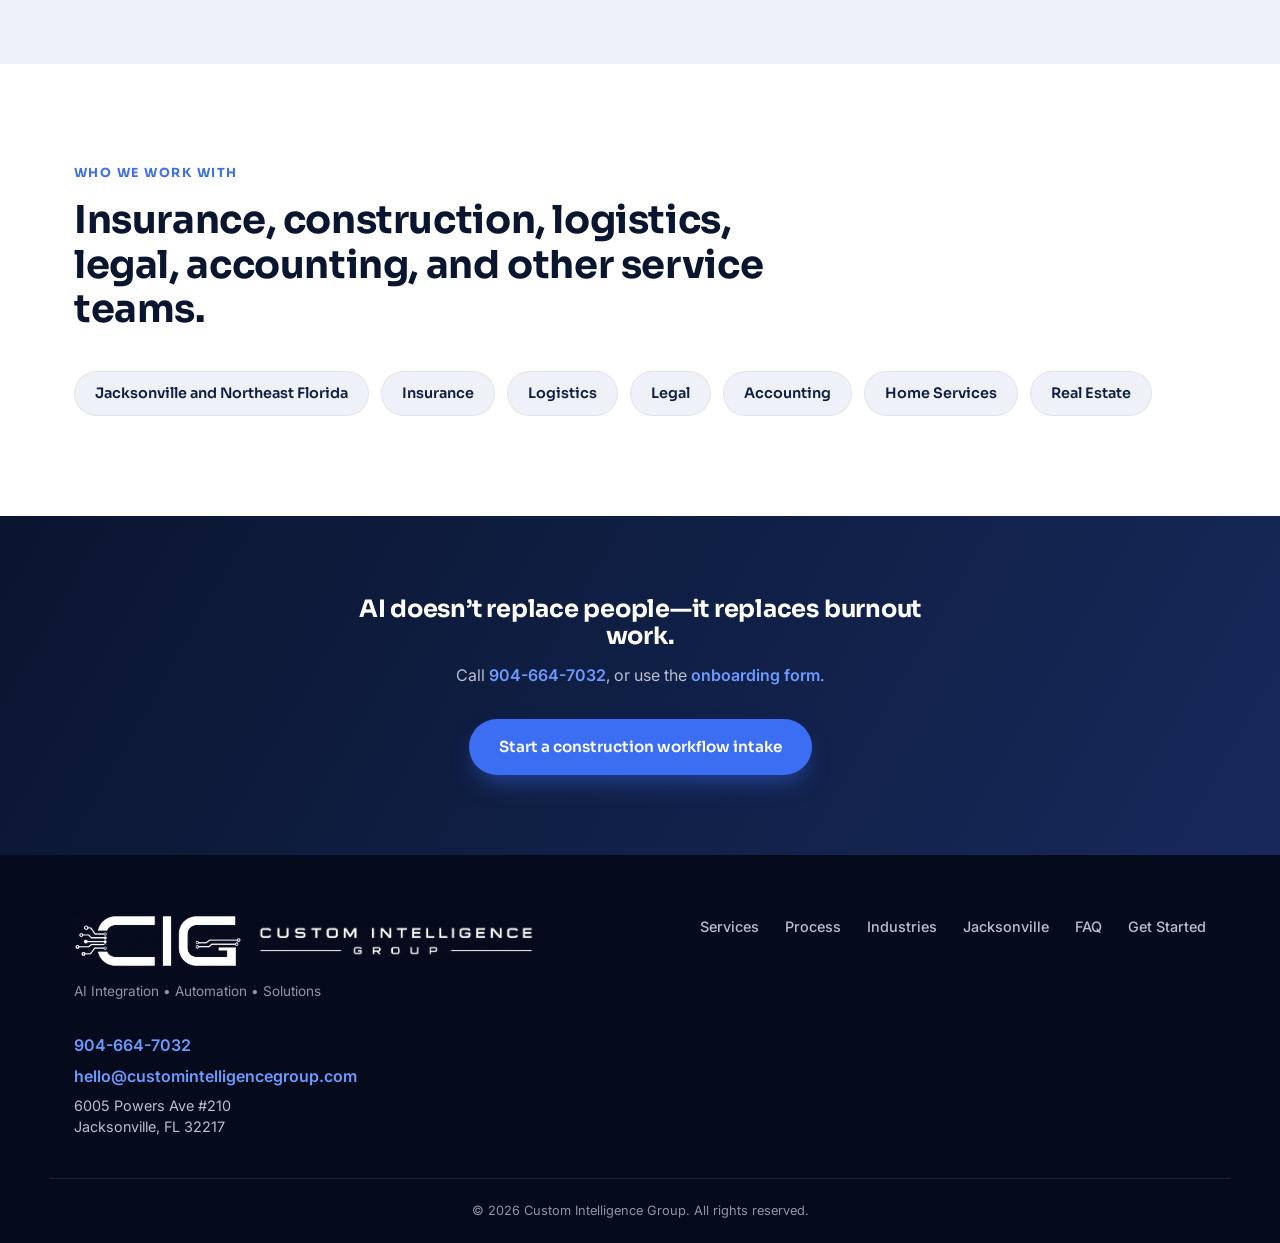
<file: industries/construction/index.html>
<!DOCTYPE html>
<html lang="en">
<head>
<meta charset="UTF-8">
<meta name="viewport" content="width=device-width, initial-scale=1.0">
<title>Custom AI Automation for Construction Companies | CIG</title>
<meta name="description" content="CIG builds practical systems for construction companies around estimates, project documents, change requests, field updates, and client communication.">
<link rel="canonical" href="https://customintelligencegroup.com/industries/construction/">

<!-- Open Graph -->
<meta property="og:type" content="website">
<meta property="og:site_name" content="Custom Intelligence Group">
<meta property="og:url" content="https://customintelligencegroup.com/industries/construction/">
<meta property="og:title" content="Custom AI Automation for Construction Companies | CIG">
<meta property="og:description" content="CIG builds practical systems for construction companies around estimates, project documents, change requests, field updates, and client communication.">
<meta property="og:image" content="https://customintelligencegroup.com/images/og-image.png">
<meta property="og:image:width" content="1200">
<meta property="og:image:height" content="630">

<!-- Twitter -->
<meta name="twitter:card" content="summary_large_image">
<meta name="twitter:title" content="Custom AI Automation for Construction Companies | CIG">
<meta name="twitter:description" content="CIG builds practical systems for construction companies around estimates, project documents, change requests, field updates, and client communication.">
<meta name="twitter:image" content="https://customintelligencegroup.com/images/og-image.png">

<link rel="icon" type="image/png" href="../../images/cig-logo.png">
<script type="application/ld+json">
{
  "@context": "https://schema.org",
  "@type": "Organization",
  "@id": "https://customintelligencegroup.com/#organization",
  "name": "Custom Intelligence Group",
  "alternateName": "CIG",
  "url": "https://customintelligencegroup.com/",
  "logo": "https://customintelligencegroup.com/images/cig-logo.png",
  "email": "hello@customintelligencegroup.com",
  "telephone": "+1-904-664-7032",
  "address": {
    "@type": "PostalAddress",
    "streetAddress": "6005 Powers Ave #210",
    "addressLocality": "Jacksonville",
    "addressRegion": "FL",
    "postalCode": "32217",
    "addressCountry": "US"
  }
}
</script>
<script type="application/ld+json">
{
  "@context": "https://schema.org",
  "@type": "ProfessionalService",
  "@id": "https://customintelligencegroup.com/#localbusiness",
  "name": "Custom Intelligence Group",
  "url": "https://customintelligencegroup.com/",
  "description": "Custom Intelligence Group builds practical custom AI automations, AI employees and agents, and operational dashboards for businesses in Jacksonville and Northeast Florida.",
  "telephone": "+1-904-664-7032",
  "email": "hello@customintelligencegroup.com",
  "address": {
    "@type": "PostalAddress",
    "streetAddress": "6005 Powers Ave #210",
    "addressLocality": "Jacksonville",
    "addressRegion": "FL",
    "postalCode": "32217",
    "addressCountry": "US"
  },
  "areaServed": [
    {
      "@type": "City",
      "name": "Jacksonville"
    },
    {
      "@type": "City",
      "name": "Ponte Vedra Beach"
    },
    {
      "@type": "City",
      "name": "St. Augustine"
    },
    {
      "@type": "City",
      "name": "Orange Park"
    },
    {
      "@type": "City",
      "name": "Fleming Island"
    },
    {
      "@type": "City",
      "name": "Atlantic Beach"
    },
    {
      "@type": "City",
      "name": "Neptune Beach"
    },
    {
      "@type": "City",
      "name": "Jacksonville Beach"
    },
    {
      "@type": "City",
      "name": "Fernandina Beach"
    },
    {
      "@type": "City",
      "name": "Yulee"
    },
    {
      "@type": "City",
      "name": "Green Cove Springs"
    },
    {
      "@type": "City",
      "name": "Middleburg"
    },
    {
      "@type": "City",
      "name": "Palm Coast"
    }
  ],
  "parentOrganization": {
    "@id": "https://customintelligencegroup.com/#organization"
  }
}
</script>
<script type="application/ld+json">
{
  "@context": "https://schema.org",
  "@type": "Service",
  "serviceType": "Custom AI Automation for Construction Companies",
  "name": "Custom AI Automation for Construction Companies",
  "description": "Construction companies coordinate estimates, proposals, schedules, change requests, documents, subcontractors, field updates, and client communication. When information lives in email, spreadsheets, and disconnected project tools, teams lose time finding the latest version and following up on open items. CIG builds practical systems around those handoffs.",
  "url": "https://customintelligencegroup.com/industries/construction/",
  "provider": {
    "@id": "https://customintelligencegroup.com/#localbusiness"
  },
  "areaServed": [
    {
      "@type": "City",
      "name": "Jacksonville"
    },
    {
      "@type": "AdministrativeArea",
      "name": "Northeast Florida"
    }
  ],
  "audience": {
    "@type": "Audience",
    "audienceType": "Construction Companies"
  }
}
</script>
<script type="application/ld+json">
{
  "@context": "https://schema.org",
  "@type": "BreadcrumbList",
  "itemListElement": [
    {
      "@type": "ListItem",
      "position": 1,
      "name": "Home",
      "item": "https://customintelligencegroup.com/"
    },
    {
      "@type": "ListItem",
      "position": 2,
      "name": "Industries",
      "item": "https://customintelligencegroup.com/#industries"
    },
    {
      "@type": "ListItem",
      "position": 3,
      "name": "Construction",
      "item": "https://customintelligencegroup.com/industries/construction/"
    }
  ]
}
</script>
<link rel="preconnect" href="https://fonts.googleapis.com">
<link rel="preconnect" href="https://fonts.gstatic.com" crossorigin>
<link href="https://fonts.googleapis.com/css2?family=Sora:wght@400;500;600;700;800&family=Inter:wght@400;500;600;700&display=swap" rel="stylesheet">
<link rel="stylesheet" href="../../css/style.css">
<!-- Meta Pixel Code -->
<script>
!function(f,b,e,v,n,t,s)
{if(f.fbq)return;n=f.fbq=function(){n.callMethod?
n.callMethod.apply(n,arguments):n.queue.push(arguments)};
if(!f._fbq)f._fbq=n;n.push=n;n.loaded=!0;n.version='2.0';
n.queue=[];t=b.createElement(e);t.async=!0;
t.src=v;s=b.getElementsByTagName(e)[0];
s.parentNode.insertBefore(t,s)}(window, document,'script',
'https://connect.facebook.net/en_US/fbevents.js');
fbq('init', '1786237569210028');
fbq('track', 'PageView');
</script>
<noscript><img height="1" width="1" style="display:none"
src="https://www.facebook.com/tr?id=1786237569210028&ev=PageView&noscript=1"
/></noscript>
<!-- End Meta Pixel Code -->
</head>
<body>

<!-- ===== NAV ===== -->
<header class="site-header" id="siteHeader">
  <div class="container nav-inner">
    <a href="../../index.html" class="brand">
      <img src="../../images/cig-logo-icon.png" alt="" class="brand-icon" aria-hidden="true">
      <img src="../../images/cig-logo-wordmark.png" alt="Custom Intelligence Group" class="brand-wordmark">
    </a>
    <nav class="main-nav" id="mainNav">
      <a href="../../index.html#services">Services</a>
      <a href="../../index.html#process">Process</a>
      <a href="../../index.html#industries">Industries</a>
      <a href="../../index.html#faq">FAQ</a>
      <a href="../../index.html#onboarding" class="nav-cta">Get Started</a>
    </nav>
    <button class="nav-toggle" id="navToggle" aria-label="Toggle menu" aria-expanded="false">
      <span></span><span></span><span></span>
    </button>
  </div>
</header>

<main id="top">

  <!-- ===== HERO ===== -->
  <section class="hero">
    <div class="hero-bg" aria-hidden="true"></div>
    <div class="container hero-inner">
      <p class="eyebrow">Industries &bull; Construction</p>
      <h1 class="title-long">Custom AI Automation for <span>Construction Companies</span></h1>
      <p class="hero-sub lead-copy">Construction companies coordinate estimates, proposals, schedules, change requests, documents, subcontractors, field updates, and client communication. When information lives in email, spreadsheets, and disconnected project tools, teams lose time finding the latest version and following up on open items. CIG builds practical systems around those handoffs.</p>
      <div class="hero-actions">
        <a href="../../index.html#onboarding" class="btn btn-primary">Start a construction workflow intake</a>
        <a href="tel:+19046647032" class="btn btn-ghost">Call 904-664-7032</a>
      </div>
    </div>
  </section>

  <section class="trust-strip">
    <div class="container">
      <p>6005 Powers Ave #210, Jacksonville, FL 32217 &middot; <a href="tel:+19046647032">904-664-7032</a> &middot; <a href="mailto:hello@customintelligencegroup.com">hello@customintelligencegroup.com</a></p>
    </div>
  </section>

  <!-- ===== COPY ===== -->
  <section class="section section-alt">
    <div class="container page-copy">
      <p class="section-eyebrow">In practice</p>
      <h2>CIG builds practical systems around those handoffs.</h2>
      <p>CIG can connect lead and estimate intake to the right team, organize project documents, summarize updates, route change-request information, and create reminders for approvals or missing details. An AI employee or agent can help draft internal summaries and prepare next-step tasks while leaving pricing, contract, safety, and project decisions with the responsible people. Dashboards can give owners and project managers a shared view of workload, status, exceptions, and pending actions.</p>
      <p>The outcome is not a promise of effortless projects. It is less avoidable chasing, clearer accountability, and faster access to the information teams already have. CIG starts with one workflow that causes real friction, then expands only when the process is understood and useful. That first workflow might be estimate follow-up, change-order tracking, or daily update collection. The system can be documented so office staff and project leaders understand what it does, what it does not do, and when a person must take over. This approach also makes it easier to adjust the process when the company’s crews, software, or approval responsibilities change. It gives supervisors a shared operating picture without asking field teams to learn an unnecessary replacement system.</p>
      <p><a href="../../index.html#onboarding">Start a construction workflow intake</a> or call <a href="tel:+19046647032">904-664-7032</a>.</p>
    </div>
  </section>

  <section class="section industries">
    <div class="container">
      <p class="section-eyebrow">Who we work with</p>
      <h2>Insurance, construction, logistics, legal, accounting, and other service teams.</h2>
      <div class="industry-chips">
        <span><a href="../../jacksonville-ai-automation/">Jacksonville and Northeast Florida</a></span>
        <span><a href="../../industries/insurance/">Insurance</a></span>
        <span><a href="../../industries/logistics/">Logistics</a></span>
        <span><a href="../../industries/legal/">Legal</a></span>
        <span><a href="../../industries/accounting/">Accounting</a></span>
        <span><a href="../../industries/home-services/">Home Services</a></span>
        <span><a href="../../industries/real-estate/">Real Estate</a></span>
      </div>
    </div>
  </section>


  <!-- ===== CTA ===== -->
  <section class="cta-band">
    <div class="container cta-inner">
      <h2>AI doesn’t replace people—it replaces burnout work.</h2>
      <p>Call <a href="tel:+19046647032">904-664-7032</a>, or use the <a href="../../index.html#onboarding">onboarding form</a>.</p>
      <a href="../../index.html#onboarding" class="btn btn-primary">Start a construction workflow intake</a>
    </div>
  </section>

</main>

<!-- ===== FOOTER ===== -->
<footer class="site-footer">
  <div class="container footer-inner">
    <div class="footer-brand">
      <div class="footer-brand-logo">
        <img src="../../images/cig-logo-icon-white.png" alt="" class="footer-icon" aria-hidden="true">
        <img src="../../images/cig-logo-wordmark-white.png" alt="Custom Intelligence Group" class="footer-wordmark">
      </div>
      <p>AI Integration &bull; Automation &bull; Solutions</p>
    </div>
    <div class="footer-links">
      <a href="../../index.html#services">Services</a>
      <a href="../../index.html#process">Process</a>
      <a href="../../index.html#industries">Industries</a>
      <a href="../../jacksonville-ai-automation/">Jacksonville</a>
      <a href="../../index.html#faq">FAQ</a>
      <a href="../../index.html#onboarding">Get Started</a>
    </div>
    <address class="footer-contact">
      <a href="tel:+19046647032">904-664-7032</a>
      <a href="mailto:hello@customintelligencegroup.com">hello@customintelligencegroup.com</a>
      <span>6005 Powers Ave #210<br>Jacksonville, FL 32217</span>
    </address>
  </div>
  <div class="container footer-bottom">
    <p>&copy; <span id="year"></span> Custom Intelligence Group. All rights reserved.</p>
  </div>
</footer>

<script src="../../js/main.js"></script>
</body>
</html>
</file>
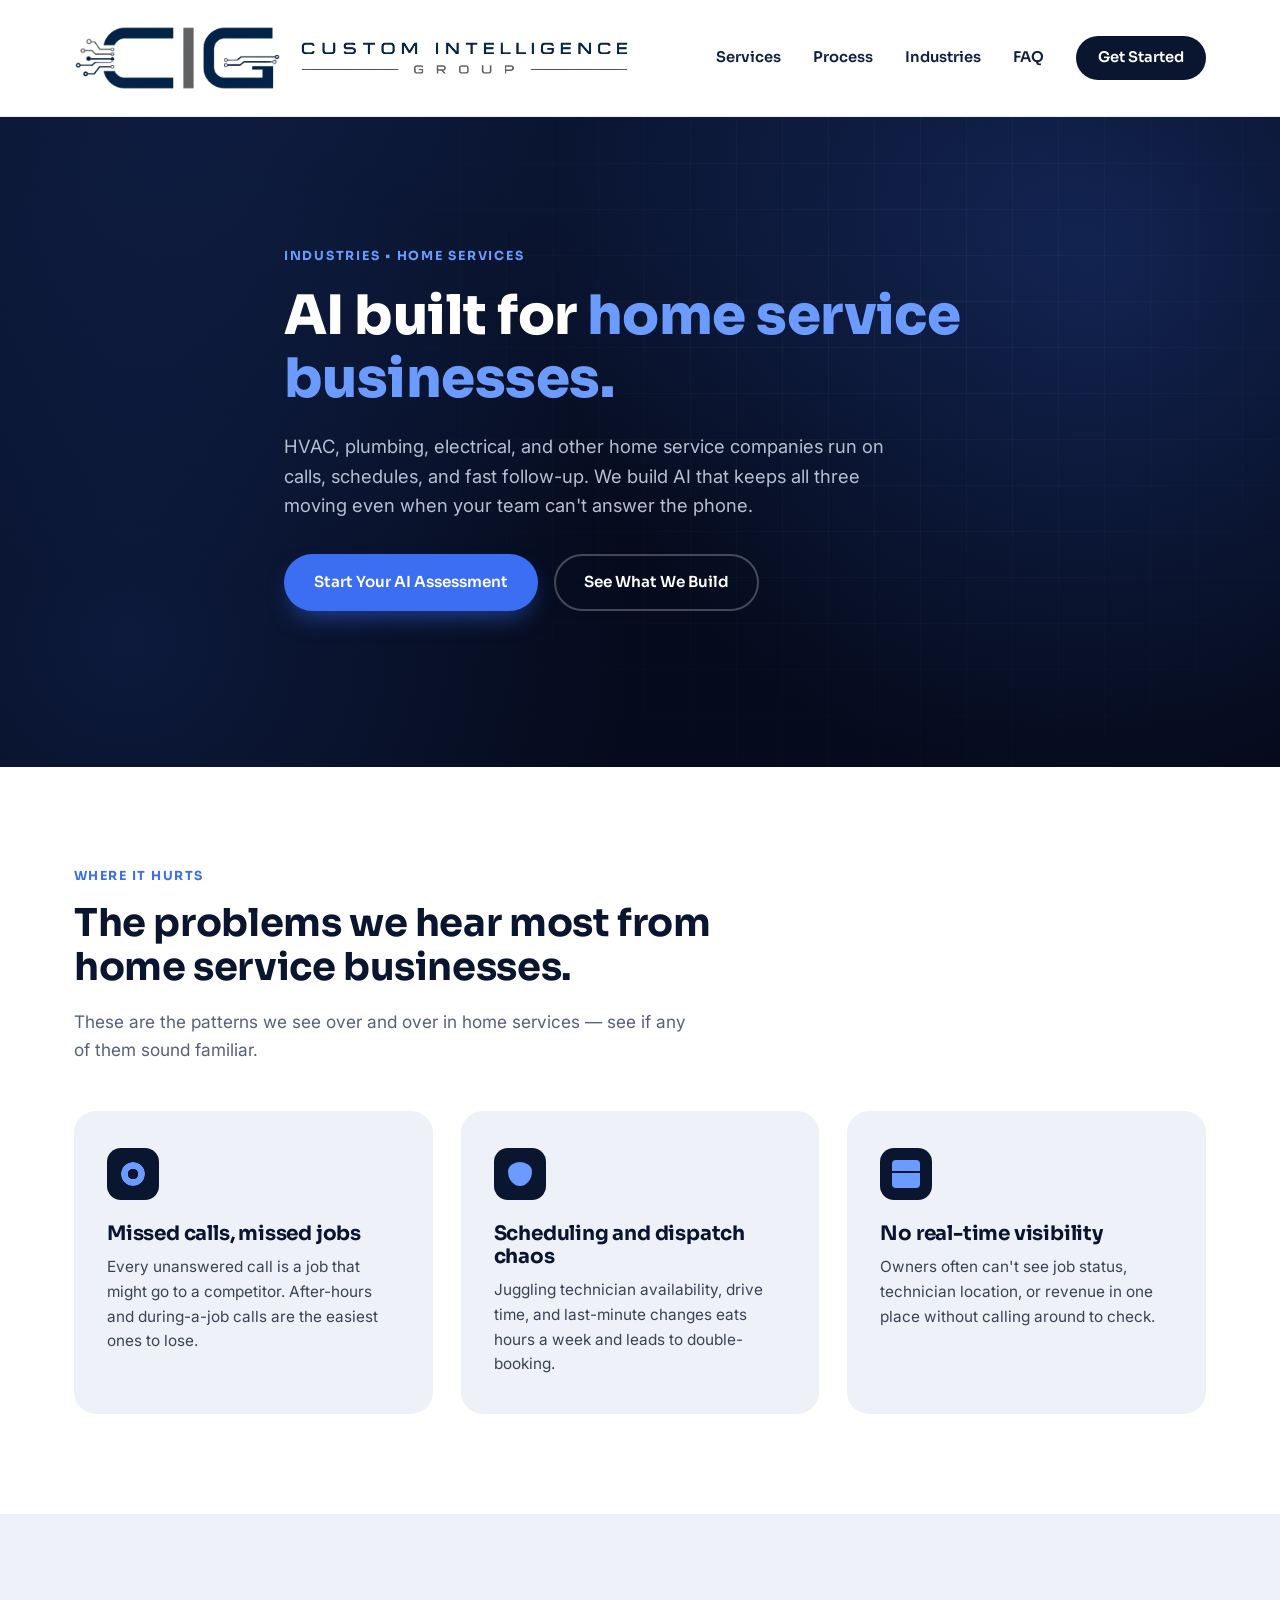
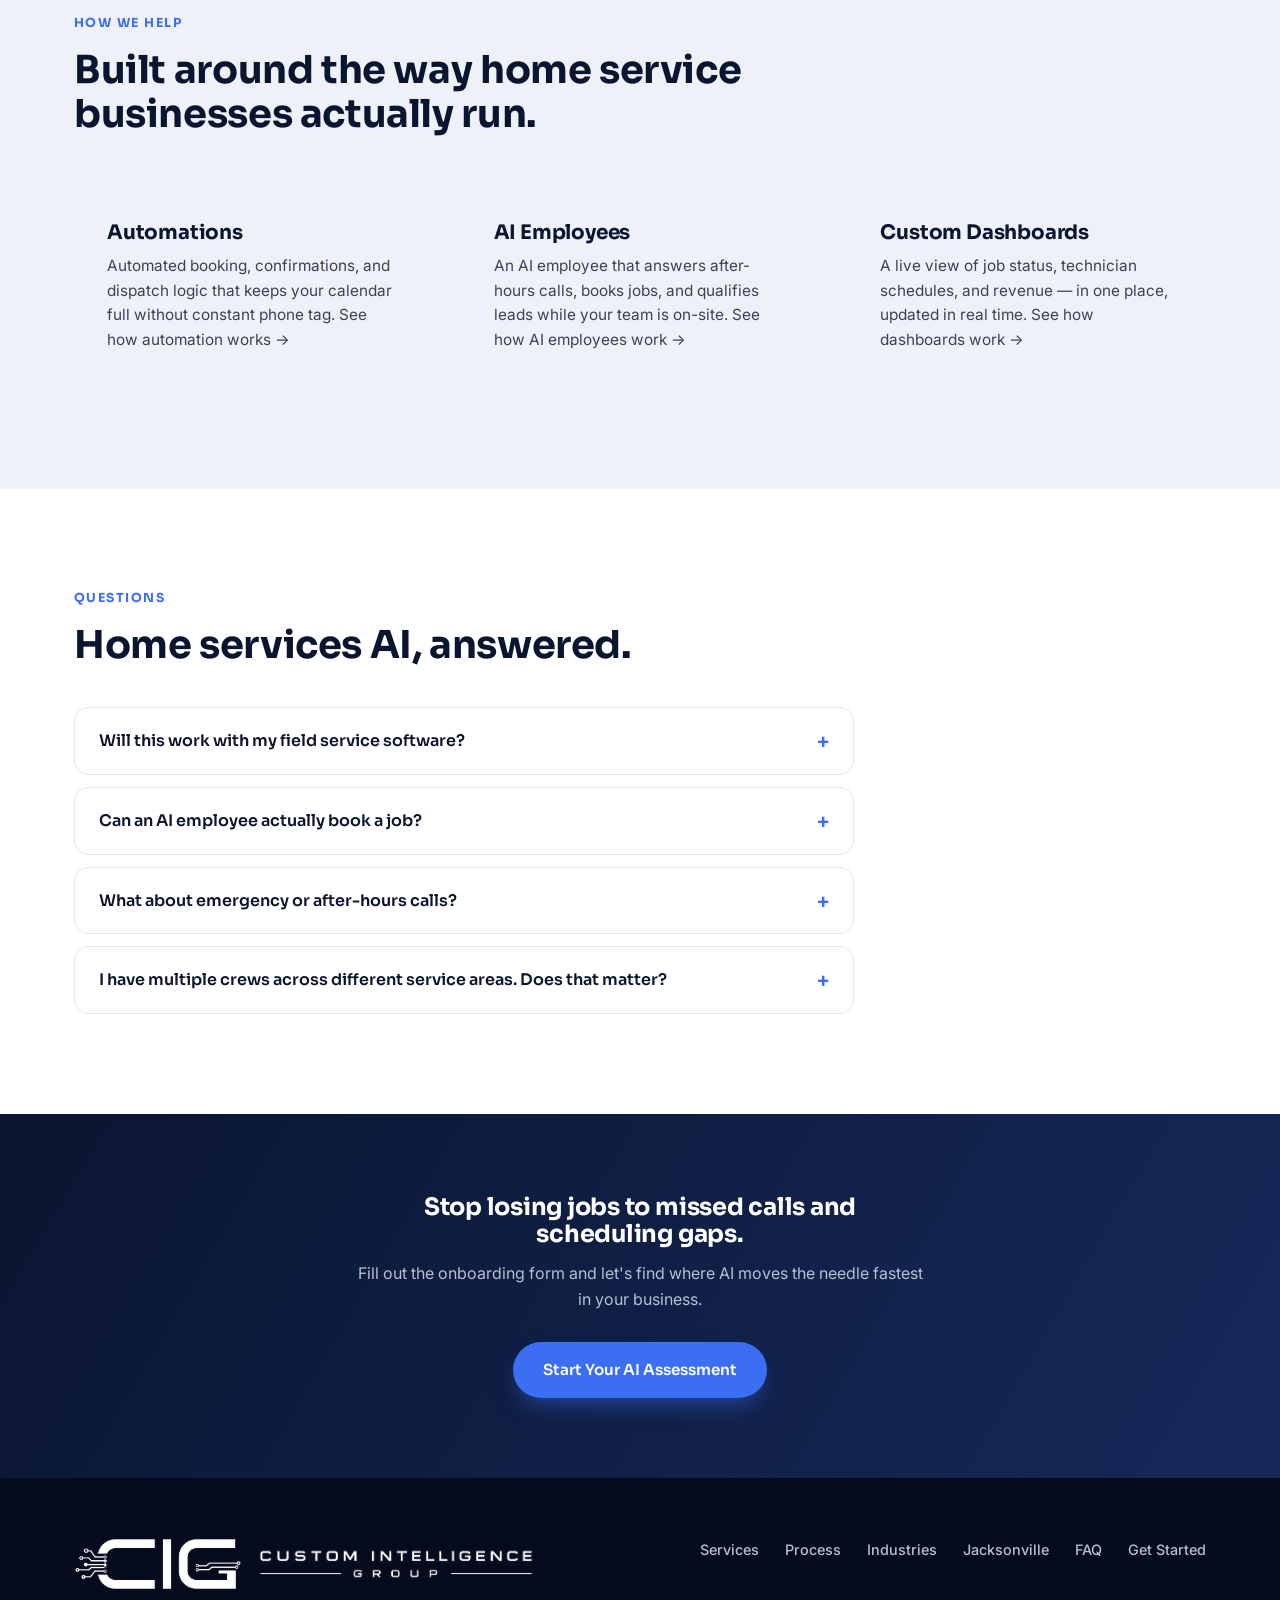
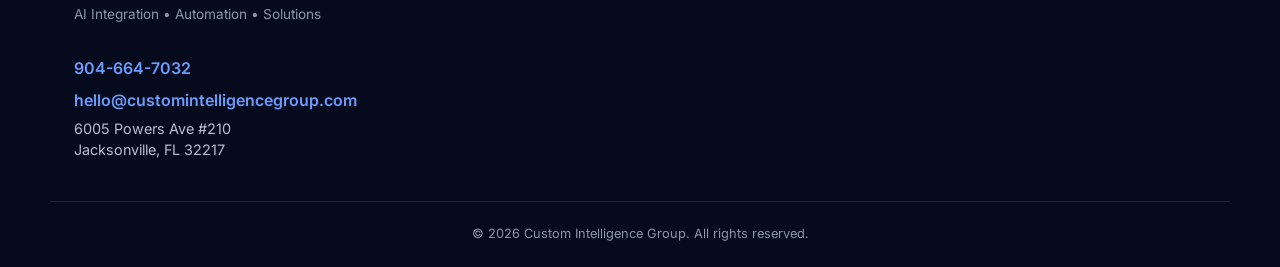
<file: industries/home-services/index.html>
<!DOCTYPE html>
<html lang="en">
<head>
<meta charset="UTF-8">
<meta name="viewport" content="width=device-width, initial-scale=1.0">
<title>AI for Home Service Businesses | Custom Intelligence Group</title>
<meta name="description" content="AI automation, AI employees, and dashboards built for HVAC, plumbing, electrical, and other home service companies — so missed calls and scheduling chaos stop costing you jobs.">
<link rel="canonical" href="https://customintelligencegroup.com/industries/home-services/">

<!-- Open Graph -->
<meta property="og:type" content="website">
<meta property="og:site_name" content="Custom Intelligence Group">
<meta property="og:url" content="https://customintelligencegroup.com/industries/home-services/">
<meta property="og:title" content="AI for Home Service Businesses | Custom Intelligence Group">
<meta property="og:description" content="AI automation, AI employees, and dashboards built for HVAC, plumbing, electrical, and other home service companies.">
<meta property="og:image" content="https://customintelligencegroup.com/images/og-image.png">
<meta property="og:image:width" content="1200">
<meta property="og:image:height" content="630">

<!-- Twitter -->
<meta name="twitter:card" content="summary_large_image">
<meta name="twitter:title" content="AI for Home Service Businesses | Custom Intelligence Group">
<meta name="twitter:description" content="AI automation, AI employees, and dashboards built for HVAC, plumbing, electrical, and other home service companies.">
<meta name="twitter:image" content="https://customintelligencegroup.com/images/og-image.png">

<link rel="icon" type="image/png" href="../../images/cig-logo.png">
<script type="application/ld+json">
{
  "@context": "https://schema.org",
  "@type": "Organization",
  "@id": "https://customintelligencegroup.com/#organization",
  "name": "Custom Intelligence Group",
  "alternateName": "CIG",
  "url": "https://customintelligencegroup.com/",
  "logo": "https://customintelligencegroup.com/images/cig-logo.png",
  "email": "hello@customintelligencegroup.com",
  "telephone": "+1-904-664-7032",
  "address": {
    "@type": "PostalAddress",
    "streetAddress": "6005 Powers Ave #210",
    "addressLocality": "Jacksonville",
    "addressRegion": "FL",
    "postalCode": "32217",
    "addressCountry": "US"
  }
}
</script>
<script type="application/ld+json">
{
  "@context": "https://schema.org",
  "@type": "ProfessionalService",
  "@id": "https://customintelligencegroup.com/#localbusiness",
  "name": "Custom Intelligence Group",
  "url": "https://customintelligencegroup.com/",
  "description": "Custom Intelligence Group builds practical custom AI automations, AI employees and agents, and operational dashboards for businesses in Jacksonville and Northeast Florida.",
  "telephone": "+1-904-664-7032",
  "email": "hello@customintelligencegroup.com",
  "address": {
    "@type": "PostalAddress",
    "streetAddress": "6005 Powers Ave #210",
    "addressLocality": "Jacksonville",
    "addressRegion": "FL",
    "postalCode": "32217",
    "addressCountry": "US"
  },
  "areaServed": [
    {
      "@type": "City",
      "name": "Jacksonville"
    },
    {
      "@type": "City",
      "name": "Ponte Vedra Beach"
    },
    {
      "@type": "City",
      "name": "St. Augustine"
    },
    {
      "@type": "City",
      "name": "Orange Park"
    },
    {
      "@type": "City",
      "name": "Fleming Island"
    },
    {
      "@type": "City",
      "name": "Atlantic Beach"
    },
    {
      "@type": "City",
      "name": "Neptune Beach"
    },
    {
      "@type": "City",
      "name": "Jacksonville Beach"
    },
    {
      "@type": "City",
      "name": "Fernandina Beach"
    },
    {
      "@type": "City",
      "name": "Yulee"
    },
    {
      "@type": "City",
      "name": "Green Cove Springs"
    },
    {
      "@type": "City",
      "name": "Middleburg"
    },
    {
      "@type": "City",
      "name": "Palm Coast"
    }
  ],
  "parentOrganization": {
    "@id": "https://customintelligencegroup.com/#organization"
  }
}
</script>
<script type="application/ld+json">
{
  "@context": "https://schema.org",
  "@type": "Service",
  "serviceType": "AI Automation for Home Service Businesses",
  "name": "AI for Home Services",
  "description": "AI automation, AI employees, and custom dashboards built for HVAC, plumbing, electrical, and other home service companies.",
  "provider": {
    "@id": "https://customintelligencegroup.com/#localbusiness"
  },
  "areaServed": "US",
  "audience": {
    "@type": "Audience",
    "audienceType": "Home Service Businesses"
  }
}
</script>
<script type="application/ld+json">
{
  "@context": "https://schema.org",
  "@type": "BreadcrumbList",
  "itemListElement": [
    {"@type": "ListItem", "position": 1, "name": "Home", "item": "https://customintelligencegroup.com/"},
    {"@type": "ListItem", "position": 2, "name": "Industries", "item": "https://customintelligencegroup.com/#industries"},
    {"@type": "ListItem", "position": 3, "name": "Home Services", "item": "https://customintelligencegroup.com/industries/home-services/"}
  ]
}
</script>
<script type="application/ld+json">
{
  "@context": "https://schema.org",
  "@type": "FAQPage",
  "@id": "https://customintelligencegroup.com/industries/home-services/#faq",
  "mainEntity": [
    {
      "@type": "Question",
      "name": "Will this work with my field service software?",
      "acceptedAnswer": {
        "@type": "Answer",
        "text": "In most cases, yes. We build around whatever scheduling, dispatch, or field service software you already use, rather than asking you to switch tools."
      }
    },
    {
      "@type": "Question",
      "name": "Can an AI employee actually book a job?",
      "acceptedAnswer": {
        "@type": "Answer",
        "text": "Yes — when it's connected to your scheduling system, an AI employee can check availability, book the appointment, and send confirmations, all without a human touching it."
      }
    },
    {
      "@type": "Question",
      "name": "What about emergency or after-hours calls?",
      "acceptedAnswer": {
        "@type": "Answer",
        "text": "We can design escalation rules so urgent calls get routed to an on-call technician immediately, while routine requests get handled or scheduled automatically."
      }
    },
    {
      "@type": "Question",
      "name": "I have multiple crews across different service areas. Does that matter?",
      "acceptedAnswer": {
        "@type": "Answer",
        "text": "No — we scope every build around your actual operation, including multiple crews, service areas, and scheduling constraints."
      }
    }
  ]
}
</script>
<link rel="preconnect" href="https://fonts.googleapis.com">
<link rel="preconnect" href="https://fonts.gstatic.com" crossorigin>
<link href="https://fonts.googleapis.com/css2?family=Sora:wght@400;500;600;700;800&family=Inter:wght@400;500;600;700&display=swap" rel="stylesheet">
<link rel="stylesheet" href="../../css/style.css">
<!-- Meta Pixel Code -->
<script>
!function(f,b,e,v,n,t,s)
{if(f.fbq)return;n=f.fbq=function(){n.callMethod?
n.callMethod.apply(n,arguments):n.queue.push(arguments)};
if(!f._fbq)f._fbq=n;n.push=n;n.loaded=!0;n.version='2.0';
n.queue=[];t=b.createElement(e);t.async=!0;
t.src=v;s=b.getElementsByTagName(e)[0];
s.parentNode.insertBefore(t,s)}(window, document,'script',
'https://connect.facebook.net/en_US/fbevents.js');
fbq('init', '1786237569210028');
fbq('track', 'PageView');
</script>
<noscript><img height="1" width="1" style="display:none"
src="https://www.facebook.com/tr?id=1786237569210028&ev=PageView&noscript=1"
/></noscript>
<!-- End Meta Pixel Code -->
</head>
<body>

<!-- ===== NAV ===== -->
<header class="site-header" id="siteHeader">
  <div class="container nav-inner">
    <a href="../../index.html" class="brand">
      <img src="../../images/cig-logo-icon.png" alt="" class="brand-icon" aria-hidden="true">
      <img src="../../images/cig-logo-wordmark.png" alt="Custom Intelligence Group" class="brand-wordmark">
    </a>
    <nav class="main-nav" id="mainNav">
      <a href="../../index.html#services">Services</a>
      <a href="../../index.html#process">Process</a>
      <a href="../../index.html#industries">Industries</a>
      <a href="../../index.html#faq">FAQ</a>
      <a href="../../index.html#onboarding" class="nav-cta">Get Started</a>
    </nav>
    <button class="nav-toggle" id="navToggle" aria-label="Toggle menu" aria-expanded="false">
      <span></span><span></span><span></span>
    </button>
  </div>
</header>

<main id="top">

  <!-- ===== HERO ===== -->
  <section class="hero">
    <div class="hero-bg" aria-hidden="true"></div>
    <div class="container hero-inner">
      <p class="eyebrow">Industries &bull; Home Services</p>
      <h1>AI built for <span>home service businesses.</span></h1>
      <p class="hero-sub">HVAC, plumbing, electrical, and other home service companies run on calls, schedules, and fast follow-up. We build AI that keeps all three moving even when your team can't answer the phone.</p>
      <div class="hero-actions">
        <a href="../../index.html#onboarding" class="btn btn-primary">Start Your AI Assessment</a>
        <a href="../../index.html#services" class="btn btn-ghost">See What We Build</a>
      </div>
    </div>
  </section>

  <!-- ===== PAIN POINTS ===== -->
  <section class="section services">
    <div class="container">
      <p class="section-eyebrow">Where It Hurts</p>
      <h2>The problems we hear most from home service businesses.</h2>
      <p class="section-lead">These are the patterns we see over and over in home services — see if any of them sound familiar.</p>

      <div class="cards services-grid">
        <div class="card">
          <div class="card-icon" data-icon="automation"></div>
          <h3>Missed calls, missed jobs</h3>
          <p>Every unanswered call is a job that might go to a competitor. After-hours and during-a-job calls are the easiest ones to lose.</p>
        </div>
        <div class="card">
          <div class="card-icon" data-icon="employee"></div>
          <h3>Scheduling and dispatch chaos</h3>
          <p>Juggling technician availability, drive time, and last-minute changes eats hours a week and leads to double-booking.</p>
        </div>
        <div class="card">
          <div class="card-icon" data-icon="dashboard"></div>
          <h3>No real-time visibility</h3>
          <p>Owners often can't see job status, technician location, or revenue in one place without calling around to check.</p>
        </div>
      </div>
    </div>
  </section>

  <!-- ===== HOW WE HELP ===== -->
  <section class="section section-alt">
    <div class="container">
      <p class="section-eyebrow">How We Help</p>
      <h2>Built around the way home service businesses actually run.</h2>
      <div class="cards services-grid" style="margin-top:48px;">
        <div class="card">
          <h3><a href="../../services/automations/">Automations</a></h3>
          <p>Automated booking, confirmations, and dispatch logic that keeps your calendar full without constant phone tag. <a href="../../services/automations/">See how automation works &rarr;</a></p>
        </div>
        <div class="card">
          <h3><a href="../../services/ai-employees/">AI Employees</a></h3>
          <p>An AI employee that answers after-hours calls, books jobs, and qualifies leads while your team is on-site. <a href="../../services/ai-employees/">See how AI employees work &rarr;</a></p>
        </div>
        <div class="card">
          <h3><a href="../../services/custom-dashboards/">Custom Dashboards</a></h3>
          <p>A live view of job status, technician schedules, and revenue — in one place, updated in real time. <a href="../../services/custom-dashboards/">See how dashboards work &rarr;</a></p>
        </div>
      </div>
    </div>
  </section>

  <!-- ===== FAQ ===== -->
  <section id="faq" class="section faq">
    <div class="container">
      <p class="section-eyebrow">Questions</p>
      <h2>Home services AI, answered.</h2>
      <div class="faq-list">
        <details>
          <summary>Will this work with my field service software?</summary>
          <p>In most cases, yes. We build around whatever scheduling, dispatch, or field service software you already use, rather than asking you to switch tools.</p>
        </details>
        <details>
          <summary>Can an AI employee actually book a job?</summary>
          <p>Yes — when it's connected to your scheduling system, an AI employee can check availability, book the appointment, and send confirmations, all without a human touching it.</p>
        </details>
        <details>
          <summary>What about emergency or after-hours calls?</summary>
          <p>We can design escalation rules so urgent calls get routed to an on-call technician immediately, while routine requests get handled or scheduled automatically.</p>
        </details>
        <details>
          <summary>I have multiple crews across different service areas. Does that matter?</summary>
          <p>No — we scope every build around your actual operation, including multiple crews, service areas, and scheduling constraints.</p>
        </details>
      </div>
    </div>
  </section>

  <!-- ===== CTA ===== -->
  <section class="cta-band">
    <div class="container cta-inner">
      <h2>Stop losing jobs to missed calls and scheduling gaps.</h2>
      <p>Fill out the onboarding form and let's find where AI moves the needle fastest in your business.</p>
      <a href="../../index.html#onboarding" class="btn btn-primary">Start Your AI Assessment</a>
    </div>
  </section>

</main>

<!-- ===== FOOTER ===== -->
<footer class="site-footer">
  <div class="container footer-inner">
    <div class="footer-brand">
      <div class="footer-brand-logo">
        <img src="../../images/cig-logo-icon-white.png" alt="" class="footer-icon" aria-hidden="true">
        <img src="../../images/cig-logo-wordmark-white.png" alt="Custom Intelligence Group" class="footer-wordmark">
      </div>
      <p>AI Integration &bull; Automation &bull; Solutions</p>
    </div>
    <div class="footer-links">
      <a href="../../index.html#services">Services</a>
      <a href="../../index.html#process">Process</a>
      <a href="../../index.html#industries">Industries</a>
      <a href="../../jacksonville-ai-automation/">Jacksonville</a>
      <a href="../../index.html#faq">FAQ</a>
      <a href="../../index.html#onboarding">Get Started</a>
    </div>
    <address class="footer-contact">
      <a href="tel:+19046647032">904-664-7032</a>
      <a href="mailto:hello@customintelligencegroup.com">hello@customintelligencegroup.com</a>
      <span>6005 Powers Ave #210<br>Jacksonville, FL 32217</span>
    </address>
  </div>
  <div class="container footer-bottom">
    <p>&copy; <span id="year"></span> Custom Intelligence Group. All rights reserved.</p>
  </div>
</footer>

<script src="../../js/main.js"></script>
</body>
</html>
</file>
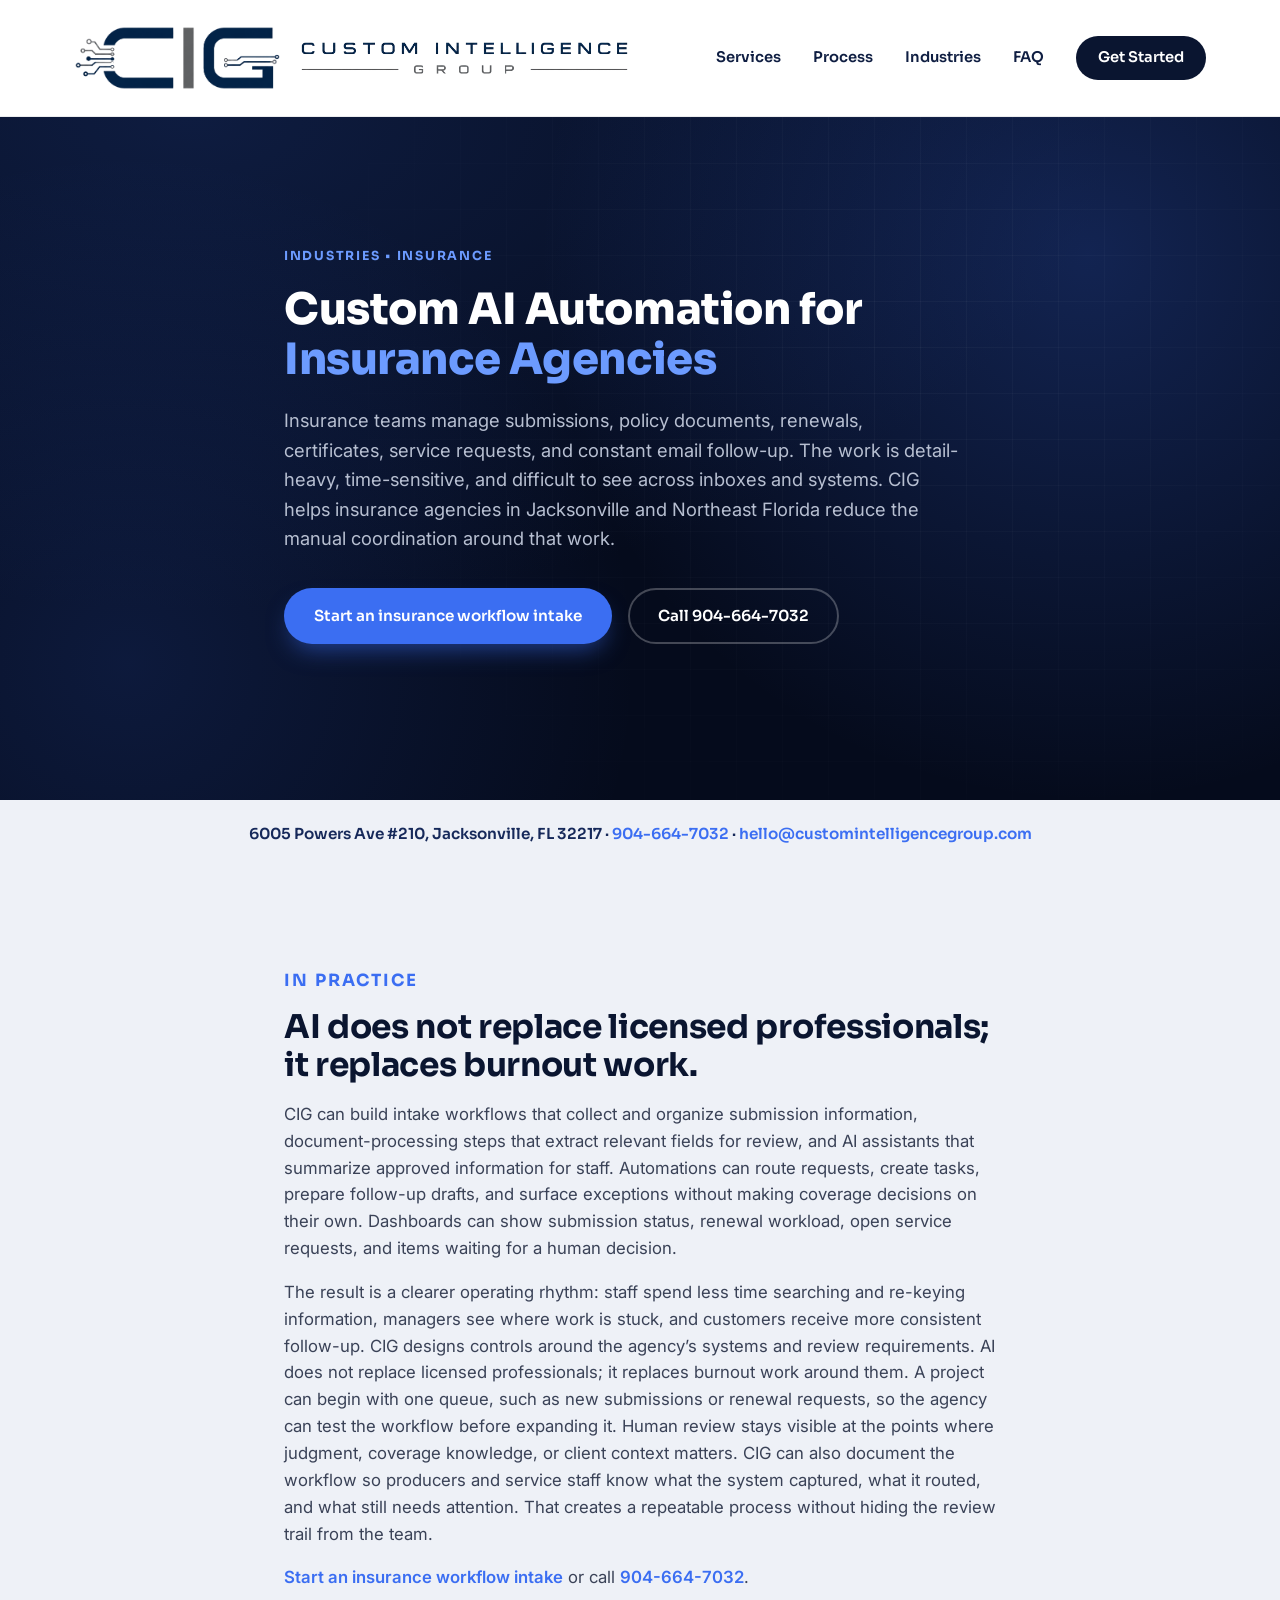
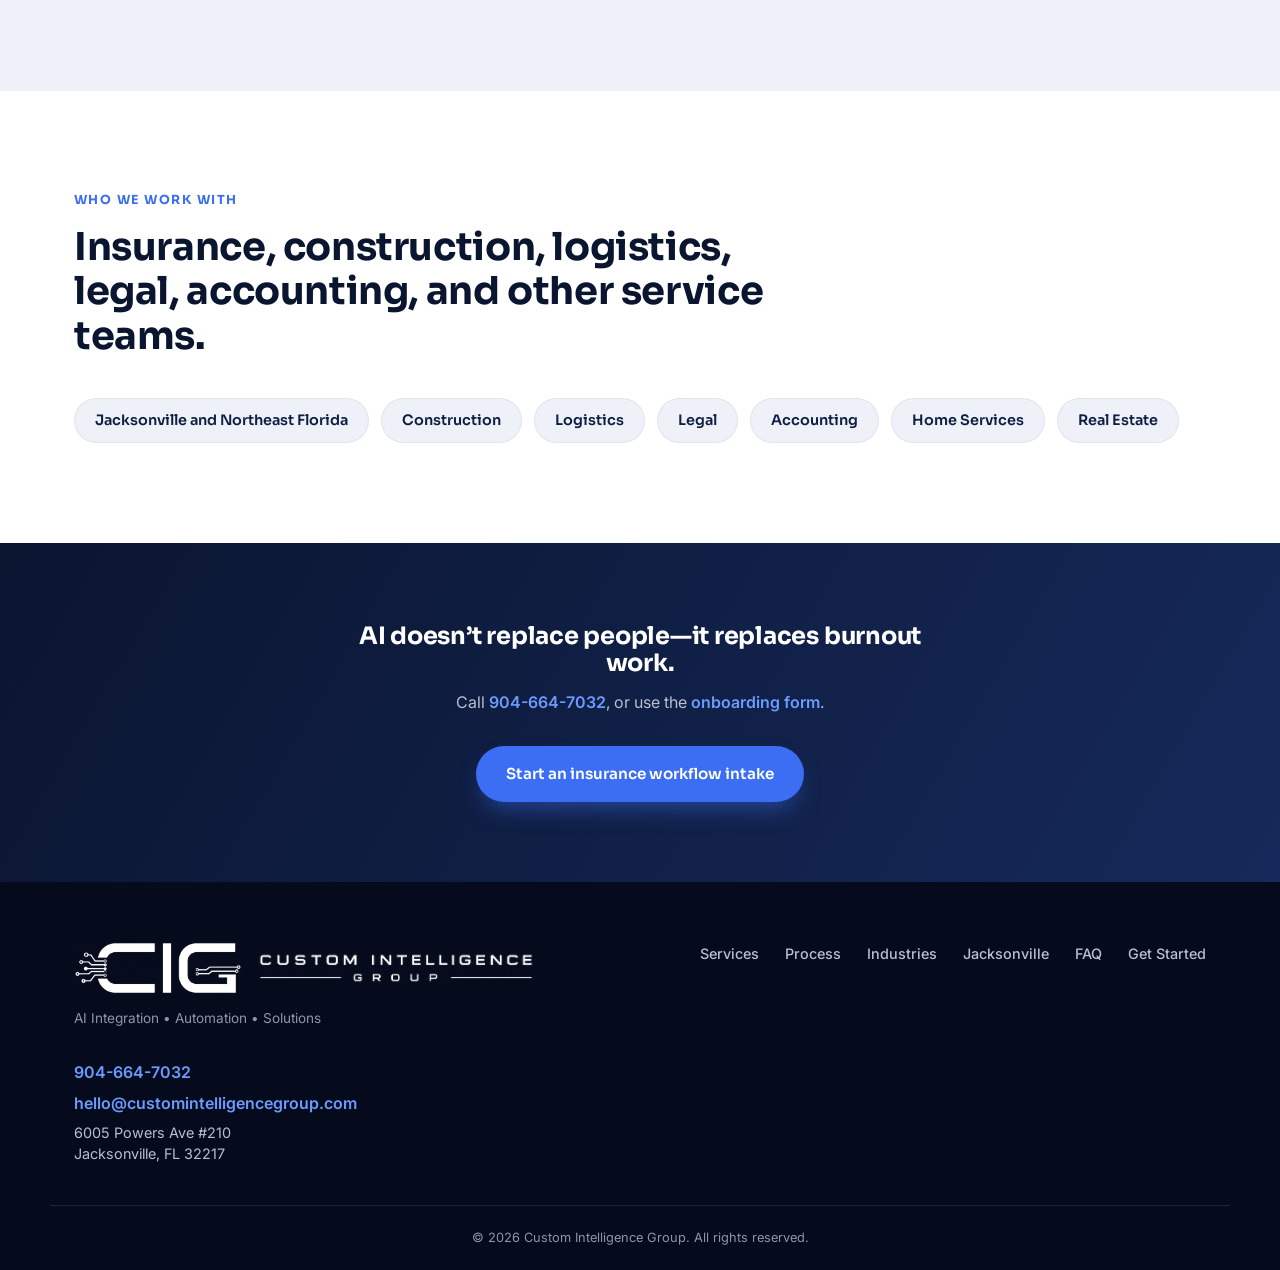
<file: industries/insurance/index.html>
<!DOCTYPE html>
<html lang="en">
<head>
<meta charset="UTF-8">
<meta name="viewport" content="width=device-width, initial-scale=1.0">
<title>Custom AI Automation for Insurance Agencies | CIG</title>
<meta name="description" content="CIG helps insurance agencies in Jacksonville and Northeast Florida reduce manual coordination around submissions, renewals, certificates, and service requests.">
<link rel="canonical" href="https://customintelligencegroup.com/industries/insurance/">

<!-- Open Graph -->
<meta property="og:type" content="website">
<meta property="og:site_name" content="Custom Intelligence Group">
<meta property="og:url" content="https://customintelligencegroup.com/industries/insurance/">
<meta property="og:title" content="Custom AI Automation for Insurance Agencies | CIG">
<meta property="og:description" content="CIG helps insurance agencies in Jacksonville and Northeast Florida reduce manual coordination around submissions, renewals, certificates, and service requests.">
<meta property="og:image" content="https://customintelligencegroup.com/images/og-image.png">
<meta property="og:image:width" content="1200">
<meta property="og:image:height" content="630">

<!-- Twitter -->
<meta name="twitter:card" content="summary_large_image">
<meta name="twitter:title" content="Custom AI Automation for Insurance Agencies | CIG">
<meta name="twitter:description" content="CIG helps insurance agencies in Jacksonville and Northeast Florida reduce manual coordination around submissions, renewals, certificates, and service requests.">
<meta name="twitter:image" content="https://customintelligencegroup.com/images/og-image.png">

<link rel="icon" type="image/png" href="../../images/cig-logo.png">
<script type="application/ld+json">
{
  "@context": "https://schema.org",
  "@type": "Organization",
  "@id": "https://customintelligencegroup.com/#organization",
  "name": "Custom Intelligence Group",
  "alternateName": "CIG",
  "url": "https://customintelligencegroup.com/",
  "logo": "https://customintelligencegroup.com/images/cig-logo.png",
  "email": "hello@customintelligencegroup.com",
  "telephone": "+1-904-664-7032",
  "address": {
    "@type": "PostalAddress",
    "streetAddress": "6005 Powers Ave #210",
    "addressLocality": "Jacksonville",
    "addressRegion": "FL",
    "postalCode": "32217",
    "addressCountry": "US"
  }
}
</script>
<script type="application/ld+json">
{
  "@context": "https://schema.org",
  "@type": "ProfessionalService",
  "@id": "https://customintelligencegroup.com/#localbusiness",
  "name": "Custom Intelligence Group",
  "url": "https://customintelligencegroup.com/",
  "description": "Custom Intelligence Group builds practical custom AI automations, AI employees and agents, and operational dashboards for businesses in Jacksonville and Northeast Florida.",
  "telephone": "+1-904-664-7032",
  "email": "hello@customintelligencegroup.com",
  "address": {
    "@type": "PostalAddress",
    "streetAddress": "6005 Powers Ave #210",
    "addressLocality": "Jacksonville",
    "addressRegion": "FL",
    "postalCode": "32217",
    "addressCountry": "US"
  },
  "areaServed": [
    {
      "@type": "City",
      "name": "Jacksonville"
    },
    {
      "@type": "City",
      "name": "Ponte Vedra Beach"
    },
    {
      "@type": "City",
      "name": "St. Augustine"
    },
    {
      "@type": "City",
      "name": "Orange Park"
    },
    {
      "@type": "City",
      "name": "Fleming Island"
    },
    {
      "@type": "City",
      "name": "Atlantic Beach"
    },
    {
      "@type": "City",
      "name": "Neptune Beach"
    },
    {
      "@type": "City",
      "name": "Jacksonville Beach"
    },
    {
      "@type": "City",
      "name": "Fernandina Beach"
    },
    {
      "@type": "City",
      "name": "Yulee"
    },
    {
      "@type": "City",
      "name": "Green Cove Springs"
    },
    {
      "@type": "City",
      "name": "Middleburg"
    },
    {
      "@type": "City",
      "name": "Palm Coast"
    }
  ],
  "parentOrganization": {
    "@id": "https://customintelligencegroup.com/#organization"
  }
}
</script>
<script type="application/ld+json">
{
  "@context": "https://schema.org",
  "@type": "Service",
  "serviceType": "Custom AI Automation for Insurance Agencies",
  "name": "Custom AI Automation for Insurance Agencies",
  "description": "Insurance teams manage submissions, policy documents, renewals, certificates, service requests, and constant email follow-up. The work is detail-heavy, time-sensitive, and difficult to see across inboxes and systems. CIG helps insurance agencies in Jacksonville and Northeast Florida reduce the manual coordination around that work.",
  "url": "https://customintelligencegroup.com/industries/insurance/",
  "provider": {
    "@id": "https://customintelligencegroup.com/#localbusiness"
  },
  "areaServed": [
    {
      "@type": "City",
      "name": "Jacksonville"
    },
    {
      "@type": "AdministrativeArea",
      "name": "Northeast Florida"
    }
  ],
  "audience": {
    "@type": "Audience",
    "audienceType": "Insurance Agencies"
  }
}
</script>
<script type="application/ld+json">
{
  "@context": "https://schema.org",
  "@type": "BreadcrumbList",
  "itemListElement": [
    {
      "@type": "ListItem",
      "position": 1,
      "name": "Home",
      "item": "https://customintelligencegroup.com/"
    },
    {
      "@type": "ListItem",
      "position": 2,
      "name": "Industries",
      "item": "https://customintelligencegroup.com/#industries"
    },
    {
      "@type": "ListItem",
      "position": 3,
      "name": "Insurance",
      "item": "https://customintelligencegroup.com/industries/insurance/"
    }
  ]
}
</script>
<link rel="preconnect" href="https://fonts.googleapis.com">
<link rel="preconnect" href="https://fonts.gstatic.com" crossorigin>
<link href="https://fonts.googleapis.com/css2?family=Sora:wght@400;500;600;700;800&family=Inter:wght@400;500;600;700&display=swap" rel="stylesheet">
<link rel="stylesheet" href="../../css/style.css">
<!-- Meta Pixel Code -->
<script>
!function(f,b,e,v,n,t,s)
{if(f.fbq)return;n=f.fbq=function(){n.callMethod?
n.callMethod.apply(n,arguments):n.queue.push(arguments)};
if(!f._fbq)f._fbq=n;n.push=n;n.loaded=!0;n.version='2.0';
n.queue=[];t=b.createElement(e);t.async=!0;
t.src=v;s=b.getElementsByTagName(e)[0];
s.parentNode.insertBefore(t,s)}(window, document,'script',
'https://connect.facebook.net/en_US/fbevents.js');
fbq('init', '1786237569210028');
fbq('track', 'PageView');
</script>
<noscript><img height="1" width="1" style="display:none"
src="https://www.facebook.com/tr?id=1786237569210028&ev=PageView&noscript=1"
/></noscript>
<!-- End Meta Pixel Code -->
</head>
<body>

<!-- ===== NAV ===== -->
<header class="site-header" id="siteHeader">
  <div class="container nav-inner">
    <a href="../../index.html" class="brand">
      <img src="../../images/cig-logo-icon.png" alt="" class="brand-icon" aria-hidden="true">
      <img src="../../images/cig-logo-wordmark.png" alt="Custom Intelligence Group" class="brand-wordmark">
    </a>
    <nav class="main-nav" id="mainNav">
      <a href="../../index.html#services">Services</a>
      <a href="../../index.html#process">Process</a>
      <a href="../../index.html#industries">Industries</a>
      <a href="../../index.html#faq">FAQ</a>
      <a href="../../index.html#onboarding" class="nav-cta">Get Started</a>
    </nav>
    <button class="nav-toggle" id="navToggle" aria-label="Toggle menu" aria-expanded="false">
      <span></span><span></span><span></span>
    </button>
  </div>
</header>

<main id="top">

  <!-- ===== HERO ===== -->
  <section class="hero">
    <div class="hero-bg" aria-hidden="true"></div>
    <div class="container hero-inner">
      <p class="eyebrow">Industries &bull; Insurance</p>
      <h1 class="title-long">Custom AI Automation for <span>Insurance Agencies</span></h1>
      <p class="hero-sub lead-copy">Insurance teams manage submissions, policy documents, renewals, certificates, service requests, and constant email follow-up. The work is detail-heavy, time-sensitive, and difficult to see across inboxes and systems. CIG helps insurance agencies in Jacksonville and Northeast Florida reduce the manual coordination around that work.</p>
      <div class="hero-actions">
        <a href="../../index.html#onboarding" class="btn btn-primary">Start an insurance workflow intake</a>
        <a href="tel:+19046647032" class="btn btn-ghost">Call 904-664-7032</a>
      </div>
    </div>
  </section>

  <section class="trust-strip">
    <div class="container">
      <p>6005 Powers Ave #210, Jacksonville, FL 32217 &middot; <a href="tel:+19046647032">904-664-7032</a> &middot; <a href="mailto:hello@customintelligencegroup.com">hello@customintelligencegroup.com</a></p>
    </div>
  </section>

  <!-- ===== COPY ===== -->
  <section class="section section-alt">
    <div class="container page-copy">
      <p class="section-eyebrow">In practice</p>
      <h2>AI does not replace licensed professionals; it replaces burnout work.</h2>
      <p>CIG can build intake workflows that collect and organize submission information, document-processing steps that extract relevant fields for review, and AI assistants that summarize approved information for staff. Automations can route requests, create tasks, prepare follow-up drafts, and surface exceptions without making coverage decisions on their own. Dashboards can show submission status, renewal workload, open service requests, and items waiting for a human decision.</p>
      <p>The result is a clearer operating rhythm: staff spend less time searching and re-keying information, managers see where work is stuck, and customers receive more consistent follow-up. CIG designs controls around the agency’s systems and review requirements. AI does not replace licensed professionals; it replaces burnout work around them. A project can begin with one queue, such as new submissions or renewal requests, so the agency can test the workflow before expanding it. Human review stays visible at the points where judgment, coverage knowledge, or client context matters. CIG can also document the workflow so producers and service staff know what the system captured, what it routed, and what still needs attention. That creates a repeatable process without hiding the review trail from the team.</p>
      <p><a href="../../index.html#onboarding">Start an insurance workflow intake</a> or call <a href="tel:+19046647032">904-664-7032</a>.</p>
    </div>
  </section>

  <section class="section industries">
    <div class="container">
      <p class="section-eyebrow">Who we work with</p>
      <h2>Insurance, construction, logistics, legal, accounting, and other service teams.</h2>
      <div class="industry-chips">
        <span><a href="../../jacksonville-ai-automation/">Jacksonville and Northeast Florida</a></span>
        <span><a href="../../industries/construction/">Construction</a></span>
        <span><a href="../../industries/logistics/">Logistics</a></span>
        <span><a href="../../industries/legal/">Legal</a></span>
        <span><a href="../../industries/accounting/">Accounting</a></span>
        <span><a href="../../industries/home-services/">Home Services</a></span>
        <span><a href="../../industries/real-estate/">Real Estate</a></span>
      </div>
    </div>
  </section>


  <!-- ===== CTA ===== -->
  <section class="cta-band">
    <div class="container cta-inner">
      <h2>AI doesn’t replace people—it replaces burnout work.</h2>
      <p>Call <a href="tel:+19046647032">904-664-7032</a>, or use the <a href="../../index.html#onboarding">onboarding form</a>.</p>
      <a href="../../index.html#onboarding" class="btn btn-primary">Start an insurance workflow intake</a>
    </div>
  </section>

</main>

<!-- ===== FOOTER ===== -->
<footer class="site-footer">
  <div class="container footer-inner">
    <div class="footer-brand">
      <div class="footer-brand-logo">
        <img src="../../images/cig-logo-icon-white.png" alt="" class="footer-icon" aria-hidden="true">
        <img src="../../images/cig-logo-wordmark-white.png" alt="Custom Intelligence Group" class="footer-wordmark">
      </div>
      <p>AI Integration &bull; Automation &bull; Solutions</p>
    </div>
    <div class="footer-links">
      <a href="../../index.html#services">Services</a>
      <a href="../../index.html#process">Process</a>
      <a href="../../index.html#industries">Industries</a>
      <a href="../../jacksonville-ai-automation/">Jacksonville</a>
      <a href="../../index.html#faq">FAQ</a>
      <a href="../../index.html#onboarding">Get Started</a>
    </div>
    <address class="footer-contact">
      <a href="tel:+19046647032">904-664-7032</a>
      <a href="mailto:hello@customintelligencegroup.com">hello@customintelligencegroup.com</a>
      <span>6005 Powers Ave #210<br>Jacksonville, FL 32217</span>
    </address>
  </div>
  <div class="container footer-bottom">
    <p>&copy; <span id="year"></span> Custom Intelligence Group. All rights reserved.</p>
  </div>
</footer>

<script src="../../js/main.js"></script>
</body>
</html>
</file>
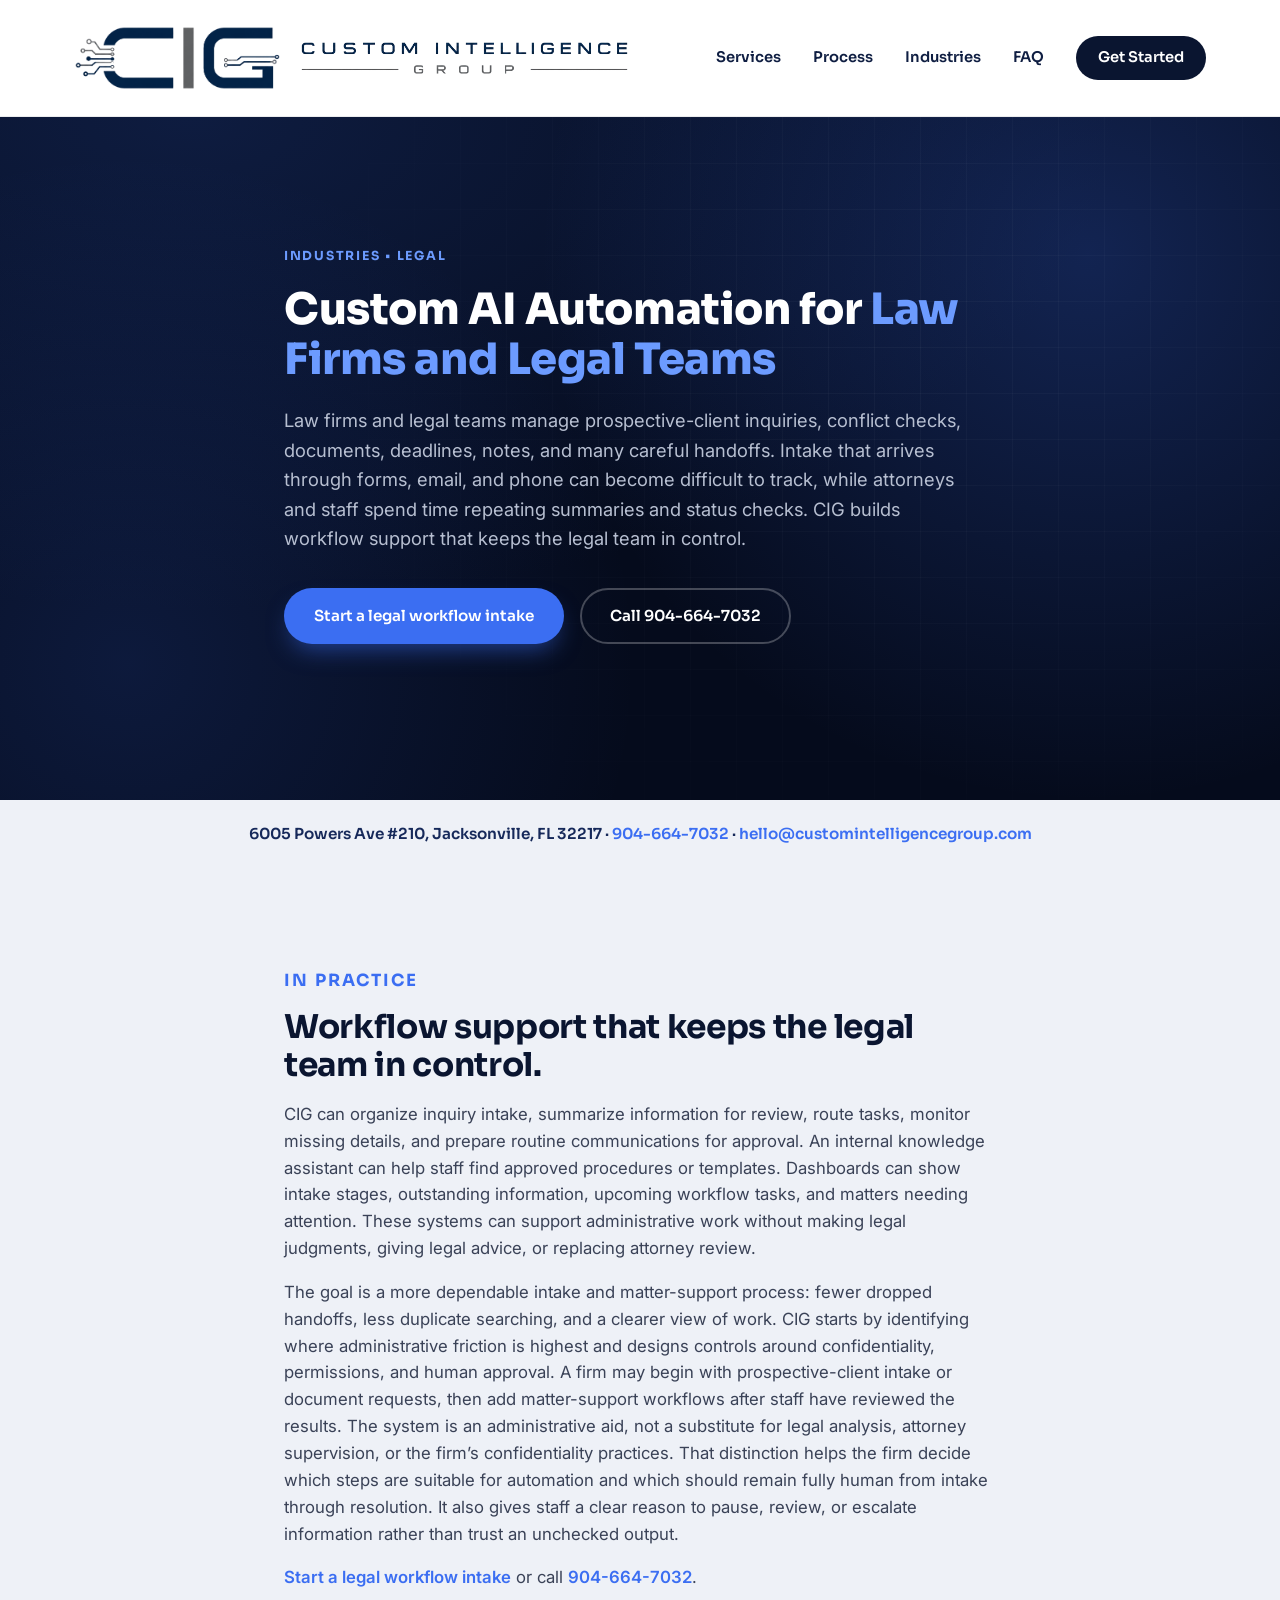
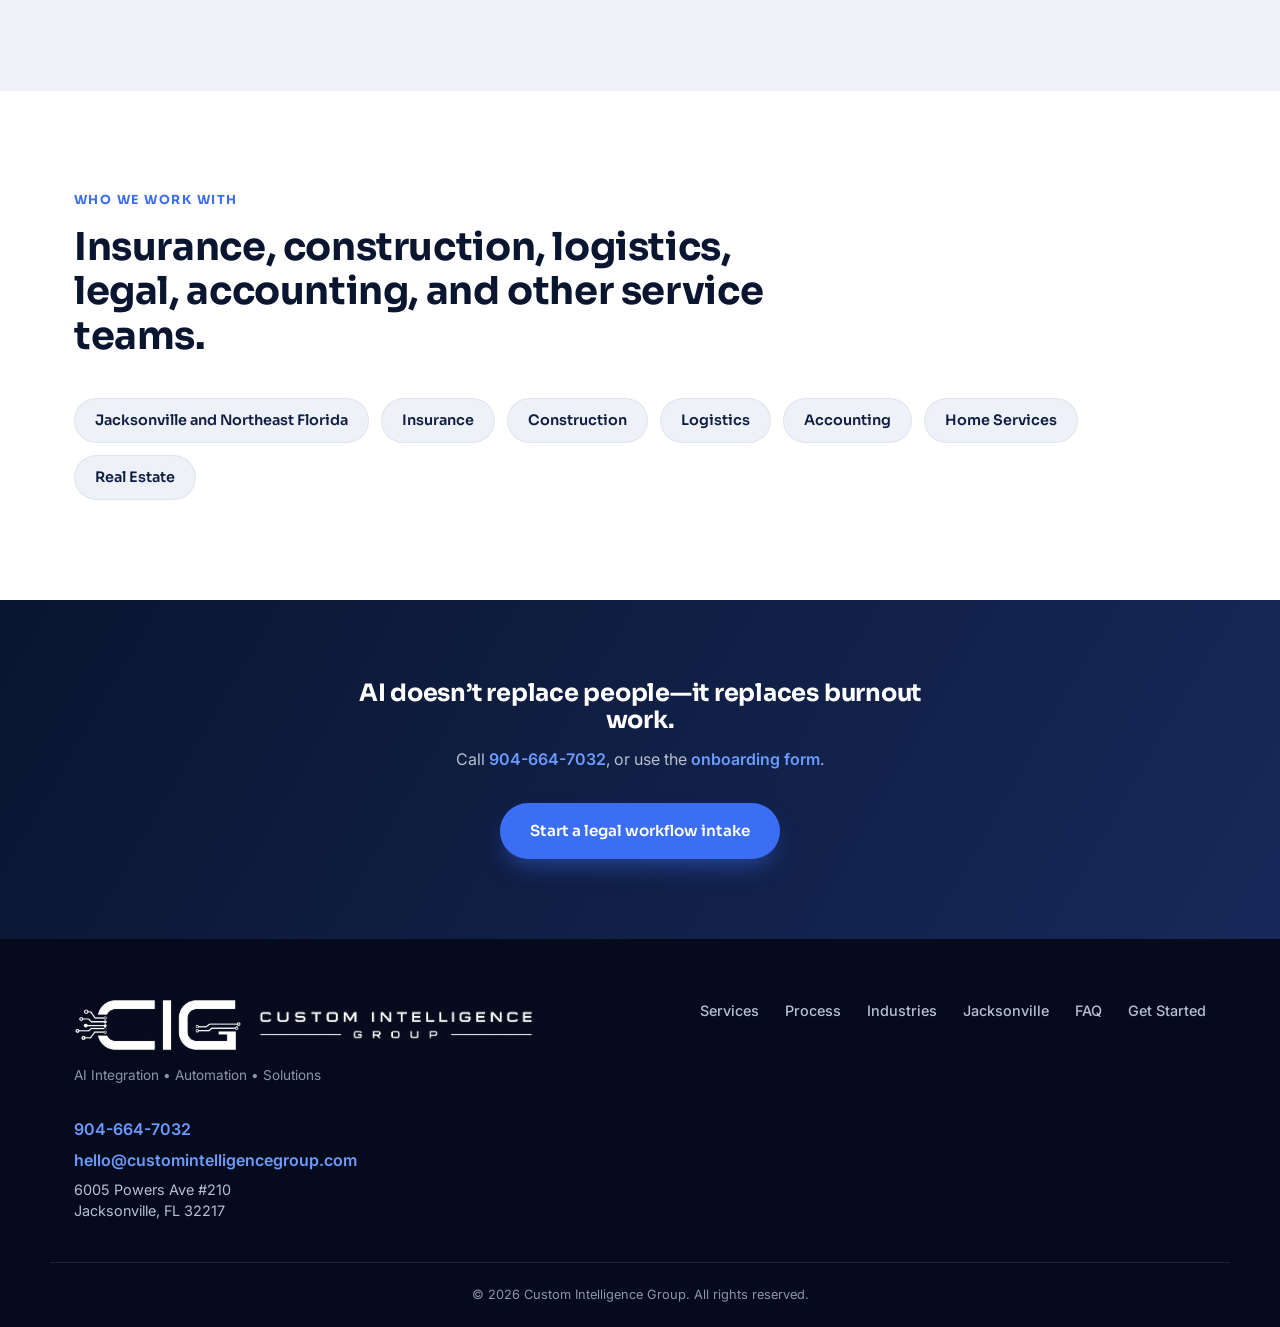
<file: industries/legal/index.html>
<!DOCTYPE html>
<html lang="en">
<head>
<meta charset="UTF-8">
<meta name="viewport" content="width=device-width, initial-scale=1.0">
<title>Custom AI Automation for Law Firms and Legal Teams | CIG</title>
<meta name="description" content="CIG builds workflow support for law firms and legal teams that keeps attorneys in control and does not make legal judgments or replace attorney review.">
<link rel="canonical" href="https://customintelligencegroup.com/industries/legal/">

<!-- Open Graph -->
<meta property="og:type" content="website">
<meta property="og:site_name" content="Custom Intelligence Group">
<meta property="og:url" content="https://customintelligencegroup.com/industries/legal/">
<meta property="og:title" content="Custom AI Automation for Law Firms and Legal Teams | CIG">
<meta property="og:description" content="CIG builds workflow support for law firms and legal teams that keeps attorneys in control and does not make legal judgments or replace attorney review.">
<meta property="og:image" content="https://customintelligencegroup.com/images/og-image.png">
<meta property="og:image:width" content="1200">
<meta property="og:image:height" content="630">

<!-- Twitter -->
<meta name="twitter:card" content="summary_large_image">
<meta name="twitter:title" content="Custom AI Automation for Law Firms and Legal Teams | CIG">
<meta name="twitter:description" content="CIG builds workflow support for law firms and legal teams that keeps attorneys in control and does not make legal judgments or replace attorney review.">
<meta name="twitter:image" content="https://customintelligencegroup.com/images/og-image.png">

<link rel="icon" type="image/png" href="../../images/cig-logo.png">
<script type="application/ld+json">
{
  "@context": "https://schema.org",
  "@type": "Organization",
  "@id": "https://customintelligencegroup.com/#organization",
  "name": "Custom Intelligence Group",
  "alternateName": "CIG",
  "url": "https://customintelligencegroup.com/",
  "logo": "https://customintelligencegroup.com/images/cig-logo.png",
  "email": "hello@customintelligencegroup.com",
  "telephone": "+1-904-664-7032",
  "address": {
    "@type": "PostalAddress",
    "streetAddress": "6005 Powers Ave #210",
    "addressLocality": "Jacksonville",
    "addressRegion": "FL",
    "postalCode": "32217",
    "addressCountry": "US"
  }
}
</script>
<script type="application/ld+json">
{
  "@context": "https://schema.org",
  "@type": "ProfessionalService",
  "@id": "https://customintelligencegroup.com/#localbusiness",
  "name": "Custom Intelligence Group",
  "url": "https://customintelligencegroup.com/",
  "description": "Custom Intelligence Group builds practical custom AI automations, AI employees and agents, and operational dashboards for businesses in Jacksonville and Northeast Florida.",
  "telephone": "+1-904-664-7032",
  "email": "hello@customintelligencegroup.com",
  "address": {
    "@type": "PostalAddress",
    "streetAddress": "6005 Powers Ave #210",
    "addressLocality": "Jacksonville",
    "addressRegion": "FL",
    "postalCode": "32217",
    "addressCountry": "US"
  },
  "areaServed": [
    {
      "@type": "City",
      "name": "Jacksonville"
    },
    {
      "@type": "City",
      "name": "Ponte Vedra Beach"
    },
    {
      "@type": "City",
      "name": "St. Augustine"
    },
    {
      "@type": "City",
      "name": "Orange Park"
    },
    {
      "@type": "City",
      "name": "Fleming Island"
    },
    {
      "@type": "City",
      "name": "Atlantic Beach"
    },
    {
      "@type": "City",
      "name": "Neptune Beach"
    },
    {
      "@type": "City",
      "name": "Jacksonville Beach"
    },
    {
      "@type": "City",
      "name": "Fernandina Beach"
    },
    {
      "@type": "City",
      "name": "Yulee"
    },
    {
      "@type": "City",
      "name": "Green Cove Springs"
    },
    {
      "@type": "City",
      "name": "Middleburg"
    },
    {
      "@type": "City",
      "name": "Palm Coast"
    }
  ],
  "parentOrganization": {
    "@id": "https://customintelligencegroup.com/#organization"
  }
}
</script>
<script type="application/ld+json">
{
  "@context": "https://schema.org",
  "@type": "Service",
  "serviceType": "Custom AI Automation for Law Firms and Legal Teams",
  "name": "Custom AI Automation for Law Firms and Legal Teams",
  "description": "Law firms and legal teams manage prospective-client inquiries, conflict checks, documents, deadlines, notes, and many careful handoffs. Intake that arrives through forms, email, and phone can become difficult to track, while attorneys and staff spend time repeating summaries and status checks. CIG builds workflow support that keeps the legal team in control.",
  "url": "https://customintelligencegroup.com/industries/legal/",
  "provider": {
    "@id": "https://customintelligencegroup.com/#localbusiness"
  },
  "areaServed": [
    {
      "@type": "City",
      "name": "Jacksonville"
    },
    {
      "@type": "AdministrativeArea",
      "name": "Northeast Florida"
    }
  ],
  "audience": {
    "@type": "Audience",
    "audienceType": "Law Firms and Legal Teams"
  }
}
</script>
<script type="application/ld+json">
{
  "@context": "https://schema.org",
  "@type": "BreadcrumbList",
  "itemListElement": [
    {
      "@type": "ListItem",
      "position": 1,
      "name": "Home",
      "item": "https://customintelligencegroup.com/"
    },
    {
      "@type": "ListItem",
      "position": 2,
      "name": "Industries",
      "item": "https://customintelligencegroup.com/#industries"
    },
    {
      "@type": "ListItem",
      "position": 3,
      "name": "Legal",
      "item": "https://customintelligencegroup.com/industries/legal/"
    }
  ]
}
</script>
<link rel="preconnect" href="https://fonts.googleapis.com">
<link rel="preconnect" href="https://fonts.gstatic.com" crossorigin>
<link href="https://fonts.googleapis.com/css2?family=Sora:wght@400;500;600;700;800&family=Inter:wght@400;500;600;700&display=swap" rel="stylesheet">
<link rel="stylesheet" href="../../css/style.css">
<!-- Meta Pixel Code -->
<script>
!function(f,b,e,v,n,t,s)
{if(f.fbq)return;n=f.fbq=function(){n.callMethod?
n.callMethod.apply(n,arguments):n.queue.push(arguments)};
if(!f._fbq)f._fbq=n;n.push=n;n.loaded=!0;n.version='2.0';
n.queue=[];t=b.createElement(e);t.async=!0;
t.src=v;s=b.getElementsByTagName(e)[0];
s.parentNode.insertBefore(t,s)}(window, document,'script',
'https://connect.facebook.net/en_US/fbevents.js');
fbq('init', '1786237569210028');
fbq('track', 'PageView');
</script>
<noscript><img height="1" width="1" style="display:none"
src="https://www.facebook.com/tr?id=1786237569210028&ev=PageView&noscript=1"
/></noscript>
<!-- End Meta Pixel Code -->
</head>
<body>

<!-- ===== NAV ===== -->
<header class="site-header" id="siteHeader">
  <div class="container nav-inner">
    <a href="../../index.html" class="brand">
      <img src="../../images/cig-logo-icon.png" alt="" class="brand-icon" aria-hidden="true">
      <img src="../../images/cig-logo-wordmark.png" alt="Custom Intelligence Group" class="brand-wordmark">
    </a>
    <nav class="main-nav" id="mainNav">
      <a href="../../index.html#services">Services</a>
      <a href="../../index.html#process">Process</a>
      <a href="../../index.html#industries">Industries</a>
      <a href="../../index.html#faq">FAQ</a>
      <a href="../../index.html#onboarding" class="nav-cta">Get Started</a>
    </nav>
    <button class="nav-toggle" id="navToggle" aria-label="Toggle menu" aria-expanded="false">
      <span></span><span></span><span></span>
    </button>
  </div>
</header>

<main id="top">

  <!-- ===== HERO ===== -->
  <section class="hero">
    <div class="hero-bg" aria-hidden="true"></div>
    <div class="container hero-inner">
      <p class="eyebrow">Industries &bull; Legal</p>
      <h1 class="title-long">Custom AI Automation for <span>Law Firms and Legal Teams</span></h1>
      <p class="hero-sub lead-copy">Law firms and legal teams manage prospective-client inquiries, conflict checks, documents, deadlines, notes, and many careful handoffs. Intake that arrives through forms, email, and phone can become difficult to track, while attorneys and staff spend time repeating summaries and status checks. CIG builds workflow support that keeps the legal team in control.</p>
      <div class="hero-actions">
        <a href="../../index.html#onboarding" class="btn btn-primary">Start a legal workflow intake</a>
        <a href="tel:+19046647032" class="btn btn-ghost">Call 904-664-7032</a>
      </div>
    </div>
  </section>

  <section class="trust-strip">
    <div class="container">
      <p>6005 Powers Ave #210, Jacksonville, FL 32217 &middot; <a href="tel:+19046647032">904-664-7032</a> &middot; <a href="mailto:hello@customintelligencegroup.com">hello@customintelligencegroup.com</a></p>
    </div>
  </section>

  <!-- ===== COPY ===== -->
  <section class="section section-alt">
    <div class="container page-copy">
      <p class="section-eyebrow">In practice</p>
      <h2>Workflow support that keeps the legal team in control.</h2>
      <p>CIG can organize inquiry intake, summarize information for review, route tasks, monitor missing details, and prepare routine communications for approval. An internal knowledge assistant can help staff find approved procedures or templates. Dashboards can show intake stages, outstanding information, upcoming workflow tasks, and matters needing attention. These systems can support administrative work without making legal judgments, giving legal advice, or replacing attorney review.</p>
      <p>The goal is a more dependable intake and matter-support process: fewer dropped handoffs, less duplicate searching, and a clearer view of work. CIG starts by identifying where administrative friction is highest and designs controls around confidentiality, permissions, and human approval. A firm may begin with prospective-client intake or document requests, then add matter-support workflows after staff have reviewed the results. The system is an administrative aid, not a substitute for legal analysis, attorney supervision, or the firm’s confidentiality practices. That distinction helps the firm decide which steps are suitable for automation and which should remain fully human from intake through resolution. It also gives staff a clear reason to pause, review, or escalate information rather than trust an unchecked output.</p>
      <p><a href="../../index.html#onboarding">Start a legal workflow intake</a> or call <a href="tel:+19046647032">904-664-7032</a>.</p>
    </div>
  </section>

  <section class="section industries">
    <div class="container">
      <p class="section-eyebrow">Who we work with</p>
      <h2>Insurance, construction, logistics, legal, accounting, and other service teams.</h2>
      <div class="industry-chips">
        <span><a href="../../jacksonville-ai-automation/">Jacksonville and Northeast Florida</a></span>
        <span><a href="../../industries/insurance/">Insurance</a></span>
        <span><a href="../../industries/construction/">Construction</a></span>
        <span><a href="../../industries/logistics/">Logistics</a></span>
        <span><a href="../../industries/accounting/">Accounting</a></span>
        <span><a href="../../industries/home-services/">Home Services</a></span>
        <span><a href="../../industries/real-estate/">Real Estate</a></span>
      </div>
    </div>
  </section>


  <!-- ===== CTA ===== -->
  <section class="cta-band">
    <div class="container cta-inner">
      <h2>AI doesn’t replace people—it replaces burnout work.</h2>
      <p>Call <a href="tel:+19046647032">904-664-7032</a>, or use the <a href="../../index.html#onboarding">onboarding form</a>.</p>
      <a href="../../index.html#onboarding" class="btn btn-primary">Start a legal workflow intake</a>
    </div>
  </section>

</main>

<!-- ===== FOOTER ===== -->
<footer class="site-footer">
  <div class="container footer-inner">
    <div class="footer-brand">
      <div class="footer-brand-logo">
        <img src="../../images/cig-logo-icon-white.png" alt="" class="footer-icon" aria-hidden="true">
        <img src="../../images/cig-logo-wordmark-white.png" alt="Custom Intelligence Group" class="footer-wordmark">
      </div>
      <p>AI Integration &bull; Automation &bull; Solutions</p>
    </div>
    <div class="footer-links">
      <a href="../../index.html#services">Services</a>
      <a href="../../index.html#process">Process</a>
      <a href="../../index.html#industries">Industries</a>
      <a href="../../jacksonville-ai-automation/">Jacksonville</a>
      <a href="../../index.html#faq">FAQ</a>
      <a href="../../index.html#onboarding">Get Started</a>
    </div>
    <address class="footer-contact">
      <a href="tel:+19046647032">904-664-7032</a>
      <a href="mailto:hello@customintelligencegroup.com">hello@customintelligencegroup.com</a>
      <span>6005 Powers Ave #210<br>Jacksonville, FL 32217</span>
    </address>
  </div>
  <div class="container footer-bottom">
    <p>&copy; <span id="year"></span> Custom Intelligence Group. All rights reserved.</p>
  </div>
</footer>

<script src="../../js/main.js"></script>
</body>
</html>
</file>
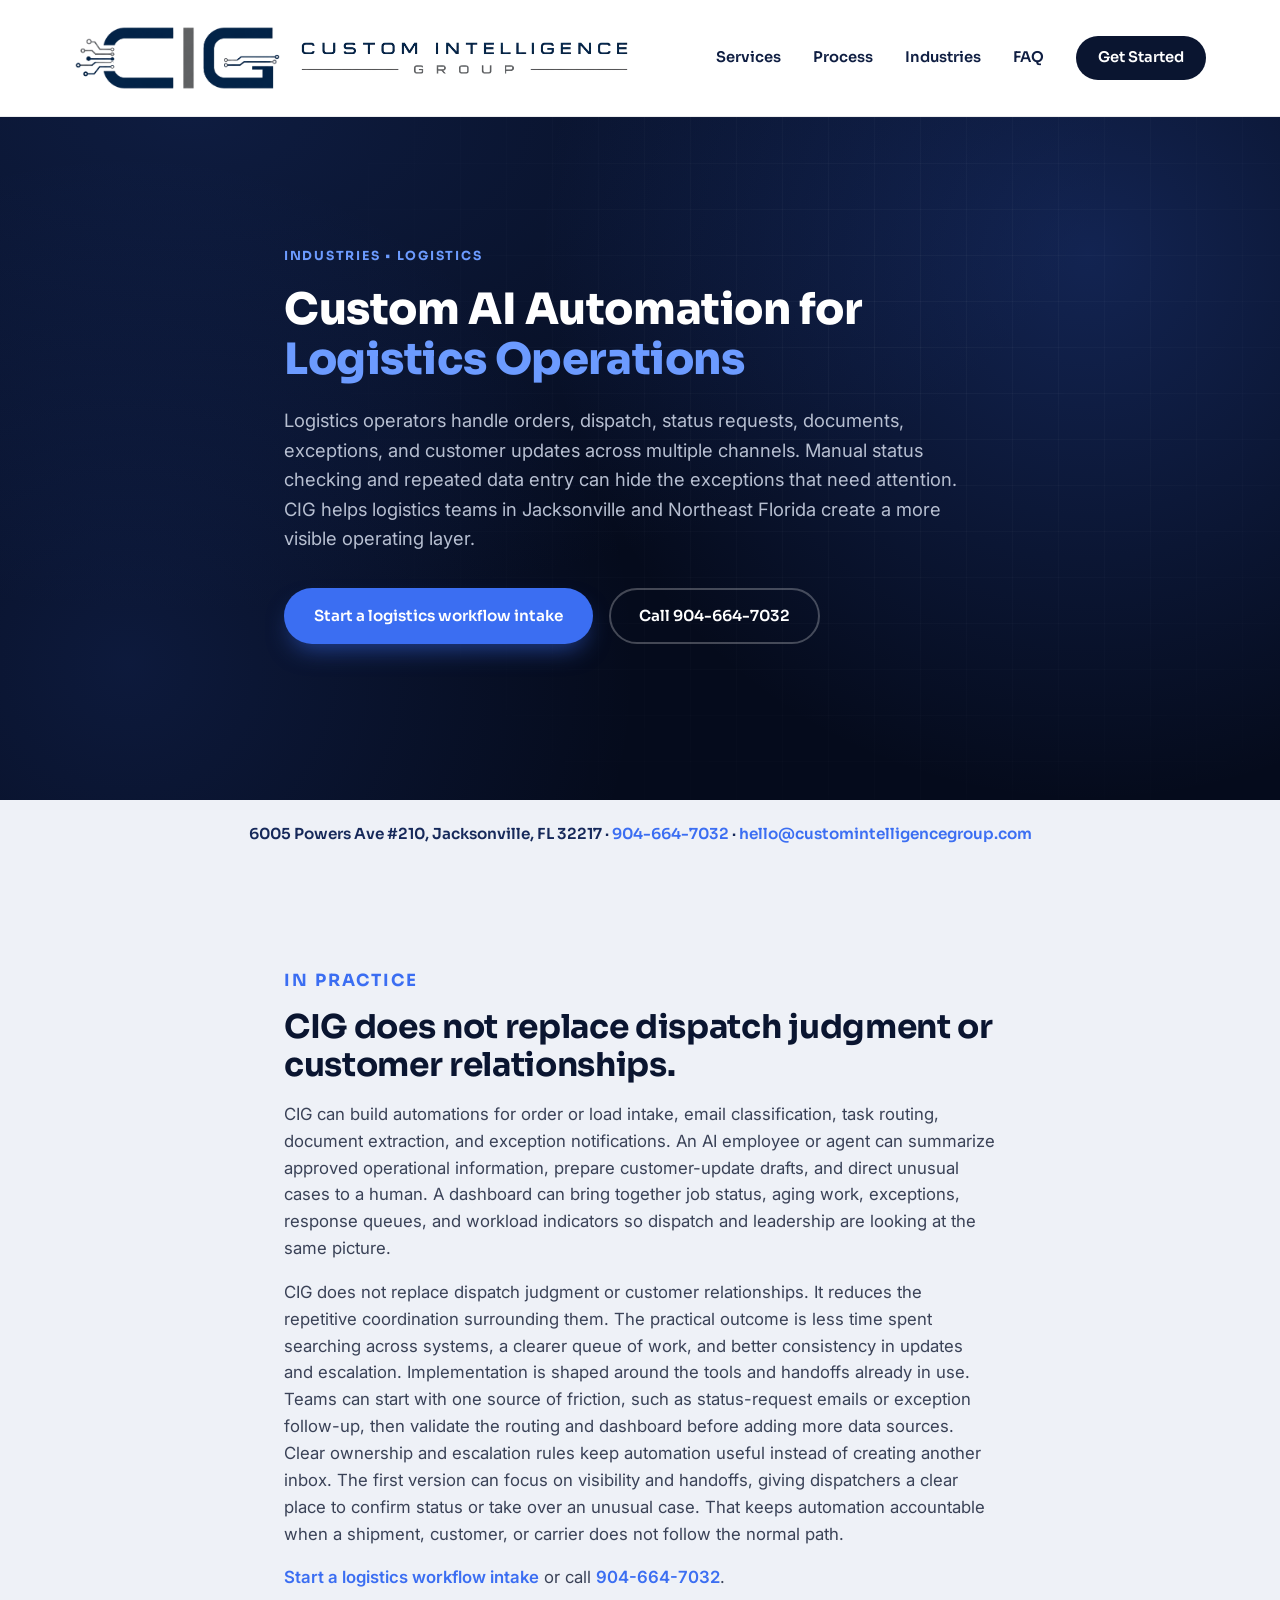
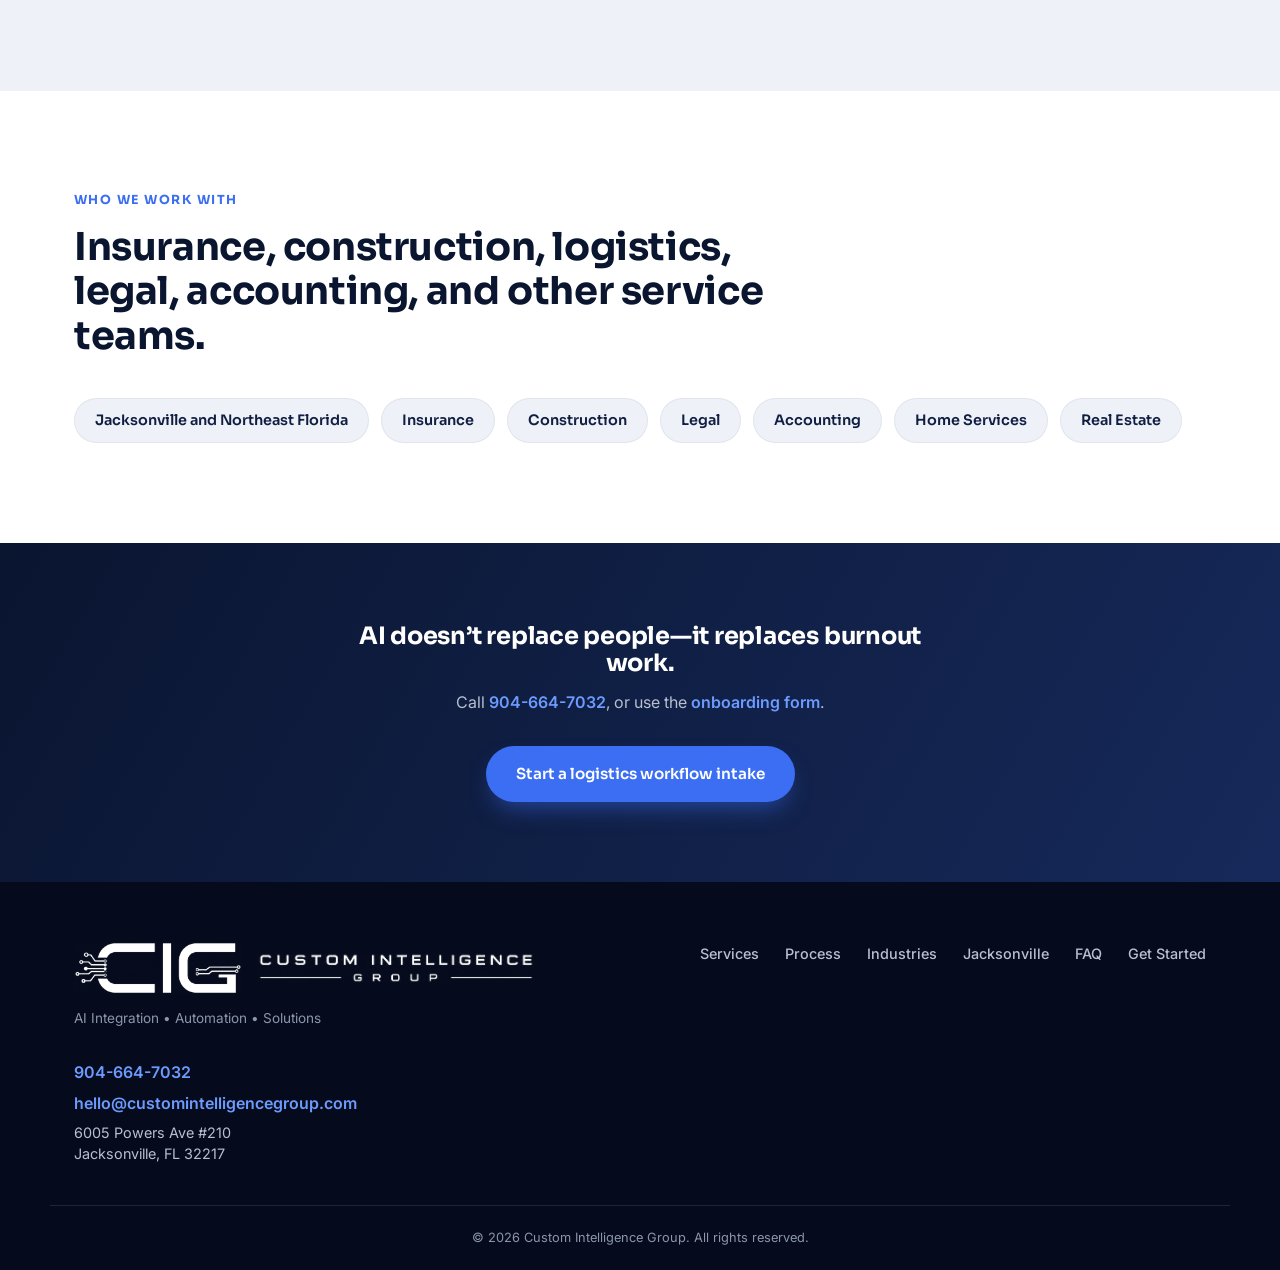
<file: industries/logistics/index.html>
<!DOCTYPE html>
<html lang="en">
<head>
<meta charset="UTF-8">
<meta name="viewport" content="width=device-width, initial-scale=1.0">
<title>Custom AI Automation for Logistics Operations | CIG</title>
<meta name="description" content="CIG helps logistics teams in Jacksonville and Northeast Florida create a more visible operating layer for orders, exceptions, and customer updates.">
<link rel="canonical" href="https://customintelligencegroup.com/industries/logistics/">

<!-- Open Graph -->
<meta property="og:type" content="website">
<meta property="og:site_name" content="Custom Intelligence Group">
<meta property="og:url" content="https://customintelligencegroup.com/industries/logistics/">
<meta property="og:title" content="Custom AI Automation for Logistics Operations | CIG">
<meta property="og:description" content="CIG helps logistics teams in Jacksonville and Northeast Florida create a more visible operating layer for orders, exceptions, and customer updates.">
<meta property="og:image" content="https://customintelligencegroup.com/images/og-image.png">
<meta property="og:image:width" content="1200">
<meta property="og:image:height" content="630">

<!-- Twitter -->
<meta name="twitter:card" content="summary_large_image">
<meta name="twitter:title" content="Custom AI Automation for Logistics Operations | CIG">
<meta name="twitter:description" content="CIG helps logistics teams in Jacksonville and Northeast Florida create a more visible operating layer for orders, exceptions, and customer updates.">
<meta name="twitter:image" content="https://customintelligencegroup.com/images/og-image.png">

<link rel="icon" type="image/png" href="../../images/cig-logo.png">
<script type="application/ld+json">
{
  "@context": "https://schema.org",
  "@type": "Organization",
  "@id": "https://customintelligencegroup.com/#organization",
  "name": "Custom Intelligence Group",
  "alternateName": "CIG",
  "url": "https://customintelligencegroup.com/",
  "logo": "https://customintelligencegroup.com/images/cig-logo.png",
  "email": "hello@customintelligencegroup.com",
  "telephone": "+1-904-664-7032",
  "address": {
    "@type": "PostalAddress",
    "streetAddress": "6005 Powers Ave #210",
    "addressLocality": "Jacksonville",
    "addressRegion": "FL",
    "postalCode": "32217",
    "addressCountry": "US"
  }
}
</script>
<script type="application/ld+json">
{
  "@context": "https://schema.org",
  "@type": "ProfessionalService",
  "@id": "https://customintelligencegroup.com/#localbusiness",
  "name": "Custom Intelligence Group",
  "url": "https://customintelligencegroup.com/",
  "description": "Custom Intelligence Group builds practical custom AI automations, AI employees and agents, and operational dashboards for businesses in Jacksonville and Northeast Florida.",
  "telephone": "+1-904-664-7032",
  "email": "hello@customintelligencegroup.com",
  "address": {
    "@type": "PostalAddress",
    "streetAddress": "6005 Powers Ave #210",
    "addressLocality": "Jacksonville",
    "addressRegion": "FL",
    "postalCode": "32217",
    "addressCountry": "US"
  },
  "areaServed": [
    {
      "@type": "City",
      "name": "Jacksonville"
    },
    {
      "@type": "City",
      "name": "Ponte Vedra Beach"
    },
    {
      "@type": "City",
      "name": "St. Augustine"
    },
    {
      "@type": "City",
      "name": "Orange Park"
    },
    {
      "@type": "City",
      "name": "Fleming Island"
    },
    {
      "@type": "City",
      "name": "Atlantic Beach"
    },
    {
      "@type": "City",
      "name": "Neptune Beach"
    },
    {
      "@type": "City",
      "name": "Jacksonville Beach"
    },
    {
      "@type": "City",
      "name": "Fernandina Beach"
    },
    {
      "@type": "City",
      "name": "Yulee"
    },
    {
      "@type": "City",
      "name": "Green Cove Springs"
    },
    {
      "@type": "City",
      "name": "Middleburg"
    },
    {
      "@type": "City",
      "name": "Palm Coast"
    }
  ],
  "parentOrganization": {
    "@id": "https://customintelligencegroup.com/#organization"
  }
}
</script>
<script type="application/ld+json">
{
  "@context": "https://schema.org",
  "@type": "Service",
  "serviceType": "Custom AI Automation for Logistics Operations",
  "name": "Custom AI Automation for Logistics Operations",
  "description": "Logistics operators handle orders, dispatch, status requests, documents, exceptions, and customer updates across multiple channels. Manual status checking and repeated data entry can hide the exceptions that need attention. CIG helps logistics teams in Jacksonville and Northeast Florida create a more visible operating layer.",
  "url": "https://customintelligencegroup.com/industries/logistics/",
  "provider": {
    "@id": "https://customintelligencegroup.com/#localbusiness"
  },
  "areaServed": [
    {
      "@type": "City",
      "name": "Jacksonville"
    },
    {
      "@type": "AdministrativeArea",
      "name": "Northeast Florida"
    }
  ],
  "audience": {
    "@type": "Audience",
    "audienceType": "Logistics Operations"
  }
}
</script>
<script type="application/ld+json">
{
  "@context": "https://schema.org",
  "@type": "BreadcrumbList",
  "itemListElement": [
    {
      "@type": "ListItem",
      "position": 1,
      "name": "Home",
      "item": "https://customintelligencegroup.com/"
    },
    {
      "@type": "ListItem",
      "position": 2,
      "name": "Industries",
      "item": "https://customintelligencegroup.com/#industries"
    },
    {
      "@type": "ListItem",
      "position": 3,
      "name": "Logistics",
      "item": "https://customintelligencegroup.com/industries/logistics/"
    }
  ]
}
</script>
<link rel="preconnect" href="https://fonts.googleapis.com">
<link rel="preconnect" href="https://fonts.gstatic.com" crossorigin>
<link href="https://fonts.googleapis.com/css2?family=Sora:wght@400;500;600;700;800&family=Inter:wght@400;500;600;700&display=swap" rel="stylesheet">
<link rel="stylesheet" href="../../css/style.css">
<!-- Meta Pixel Code -->
<script>
!function(f,b,e,v,n,t,s)
{if(f.fbq)return;n=f.fbq=function(){n.callMethod?
n.callMethod.apply(n,arguments):n.queue.push(arguments)};
if(!f._fbq)f._fbq=n;n.push=n;n.loaded=!0;n.version='2.0';
n.queue=[];t=b.createElement(e);t.async=!0;
t.src=v;s=b.getElementsByTagName(e)[0];
s.parentNode.insertBefore(t,s)}(window, document,'script',
'https://connect.facebook.net/en_US/fbevents.js');
fbq('init', '1786237569210028');
fbq('track', 'PageView');
</script>
<noscript><img height="1" width="1" style="display:none"
src="https://www.facebook.com/tr?id=1786237569210028&ev=PageView&noscript=1"
/></noscript>
<!-- End Meta Pixel Code -->
</head>
<body>

<!-- ===== NAV ===== -->
<header class="site-header" id="siteHeader">
  <div class="container nav-inner">
    <a href="../../index.html" class="brand">
      <img src="../../images/cig-logo-icon.png" alt="" class="brand-icon" aria-hidden="true">
      <img src="../../images/cig-logo-wordmark.png" alt="Custom Intelligence Group" class="brand-wordmark">
    </a>
    <nav class="main-nav" id="mainNav">
      <a href="../../index.html#services">Services</a>
      <a href="../../index.html#process">Process</a>
      <a href="../../index.html#industries">Industries</a>
      <a href="../../index.html#faq">FAQ</a>
      <a href="../../index.html#onboarding" class="nav-cta">Get Started</a>
    </nav>
    <button class="nav-toggle" id="navToggle" aria-label="Toggle menu" aria-expanded="false">
      <span></span><span></span><span></span>
    </button>
  </div>
</header>

<main id="top">

  <!-- ===== HERO ===== -->
  <section class="hero">
    <div class="hero-bg" aria-hidden="true"></div>
    <div class="container hero-inner">
      <p class="eyebrow">Industries &bull; Logistics</p>
      <h1 class="title-long">Custom AI Automation for <span>Logistics Operations</span></h1>
      <p class="hero-sub lead-copy">Logistics operators handle orders, dispatch, status requests, documents, exceptions, and customer updates across multiple channels. Manual status checking and repeated data entry can hide the exceptions that need attention. CIG helps logistics teams in Jacksonville and Northeast Florida create a more visible operating layer.</p>
      <div class="hero-actions">
        <a href="../../index.html#onboarding" class="btn btn-primary">Start a logistics workflow intake</a>
        <a href="tel:+19046647032" class="btn btn-ghost">Call 904-664-7032</a>
      </div>
    </div>
  </section>

  <section class="trust-strip">
    <div class="container">
      <p>6005 Powers Ave #210, Jacksonville, FL 32217 &middot; <a href="tel:+19046647032">904-664-7032</a> &middot; <a href="mailto:hello@customintelligencegroup.com">hello@customintelligencegroup.com</a></p>
    </div>
  </section>

  <!-- ===== COPY ===== -->
  <section class="section section-alt">
    <div class="container page-copy">
      <p class="section-eyebrow">In practice</p>
      <h2>CIG does not replace dispatch judgment or customer relationships.</h2>
      <p>CIG can build automations for order or load intake, email classification, task routing, document extraction, and exception notifications. An AI employee or agent can summarize approved operational information, prepare customer-update drafts, and direct unusual cases to a human. A dashboard can bring together job status, aging work, exceptions, response queues, and workload indicators so dispatch and leadership are looking at the same picture.</p>
      <p>CIG does not replace dispatch judgment or customer relationships. It reduces the repetitive coordination surrounding them. The practical outcome is less time spent searching across systems, a clearer queue of work, and better consistency in updates and escalation. Implementation is shaped around the tools and handoffs already in use. Teams can start with one source of friction, such as status-request emails or exception follow-up, then validate the routing and dashboard before adding more data sources. Clear ownership and escalation rules keep automation useful instead of creating another inbox. The first version can focus on visibility and handoffs, giving dispatchers a clear place to confirm status or take over an unusual case. That keeps automation accountable when a shipment, customer, or carrier does not follow the normal path.</p>
      <p><a href="../../index.html#onboarding">Start a logistics workflow intake</a> or call <a href="tel:+19046647032">904-664-7032</a>.</p>
    </div>
  </section>

  <section class="section industries">
    <div class="container">
      <p class="section-eyebrow">Who we work with</p>
      <h2>Insurance, construction, logistics, legal, accounting, and other service teams.</h2>
      <div class="industry-chips">
        <span><a href="../../jacksonville-ai-automation/">Jacksonville and Northeast Florida</a></span>
        <span><a href="../../industries/insurance/">Insurance</a></span>
        <span><a href="../../industries/construction/">Construction</a></span>
        <span><a href="../../industries/legal/">Legal</a></span>
        <span><a href="../../industries/accounting/">Accounting</a></span>
        <span><a href="../../industries/home-services/">Home Services</a></span>
        <span><a href="../../industries/real-estate/">Real Estate</a></span>
      </div>
    </div>
  </section>


  <!-- ===== CTA ===== -->
  <section class="cta-band">
    <div class="container cta-inner">
      <h2>AI doesn’t replace people—it replaces burnout work.</h2>
      <p>Call <a href="tel:+19046647032">904-664-7032</a>, or use the <a href="../../index.html#onboarding">onboarding form</a>.</p>
      <a href="../../index.html#onboarding" class="btn btn-primary">Start a logistics workflow intake</a>
    </div>
  </section>

</main>

<!-- ===== FOOTER ===== -->
<footer class="site-footer">
  <div class="container footer-inner">
    <div class="footer-brand">
      <div class="footer-brand-logo">
        <img src="../../images/cig-logo-icon-white.png" alt="" class="footer-icon" aria-hidden="true">
        <img src="../../images/cig-logo-wordmark-white.png" alt="Custom Intelligence Group" class="footer-wordmark">
      </div>
      <p>AI Integration &bull; Automation &bull; Solutions</p>
    </div>
    <div class="footer-links">
      <a href="../../index.html#services">Services</a>
      <a href="../../index.html#process">Process</a>
      <a href="../../index.html#industries">Industries</a>
      <a href="../../jacksonville-ai-automation/">Jacksonville</a>
      <a href="../../index.html#faq">FAQ</a>
      <a href="../../index.html#onboarding">Get Started</a>
    </div>
    <address class="footer-contact">
      <a href="tel:+19046647032">904-664-7032</a>
      <a href="mailto:hello@customintelligencegroup.com">hello@customintelligencegroup.com</a>
      <span>6005 Powers Ave #210<br>Jacksonville, FL 32217</span>
    </address>
  </div>
  <div class="container footer-bottom">
    <p>&copy; <span id="year"></span> Custom Intelligence Group. All rights reserved.</p>
  </div>
</footer>

<script src="../../js/main.js"></script>
</body>
</html>
</file>
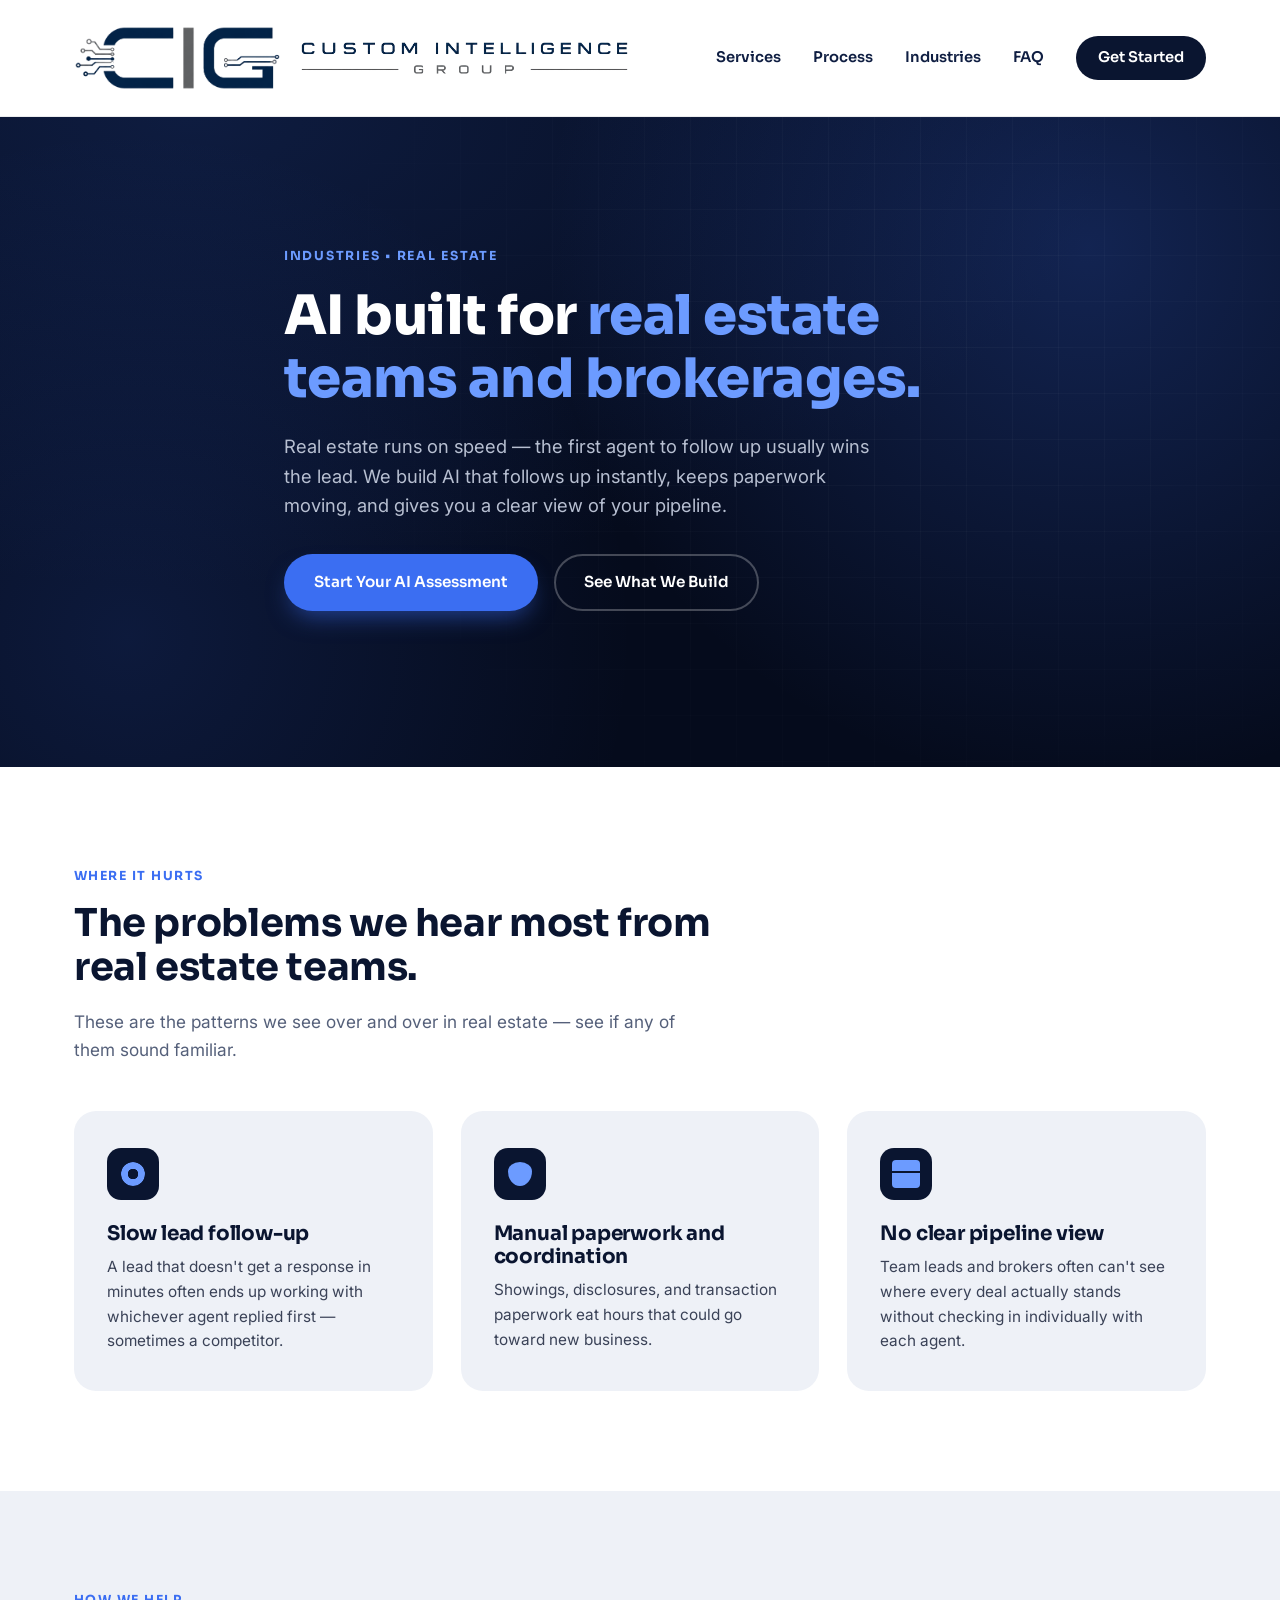
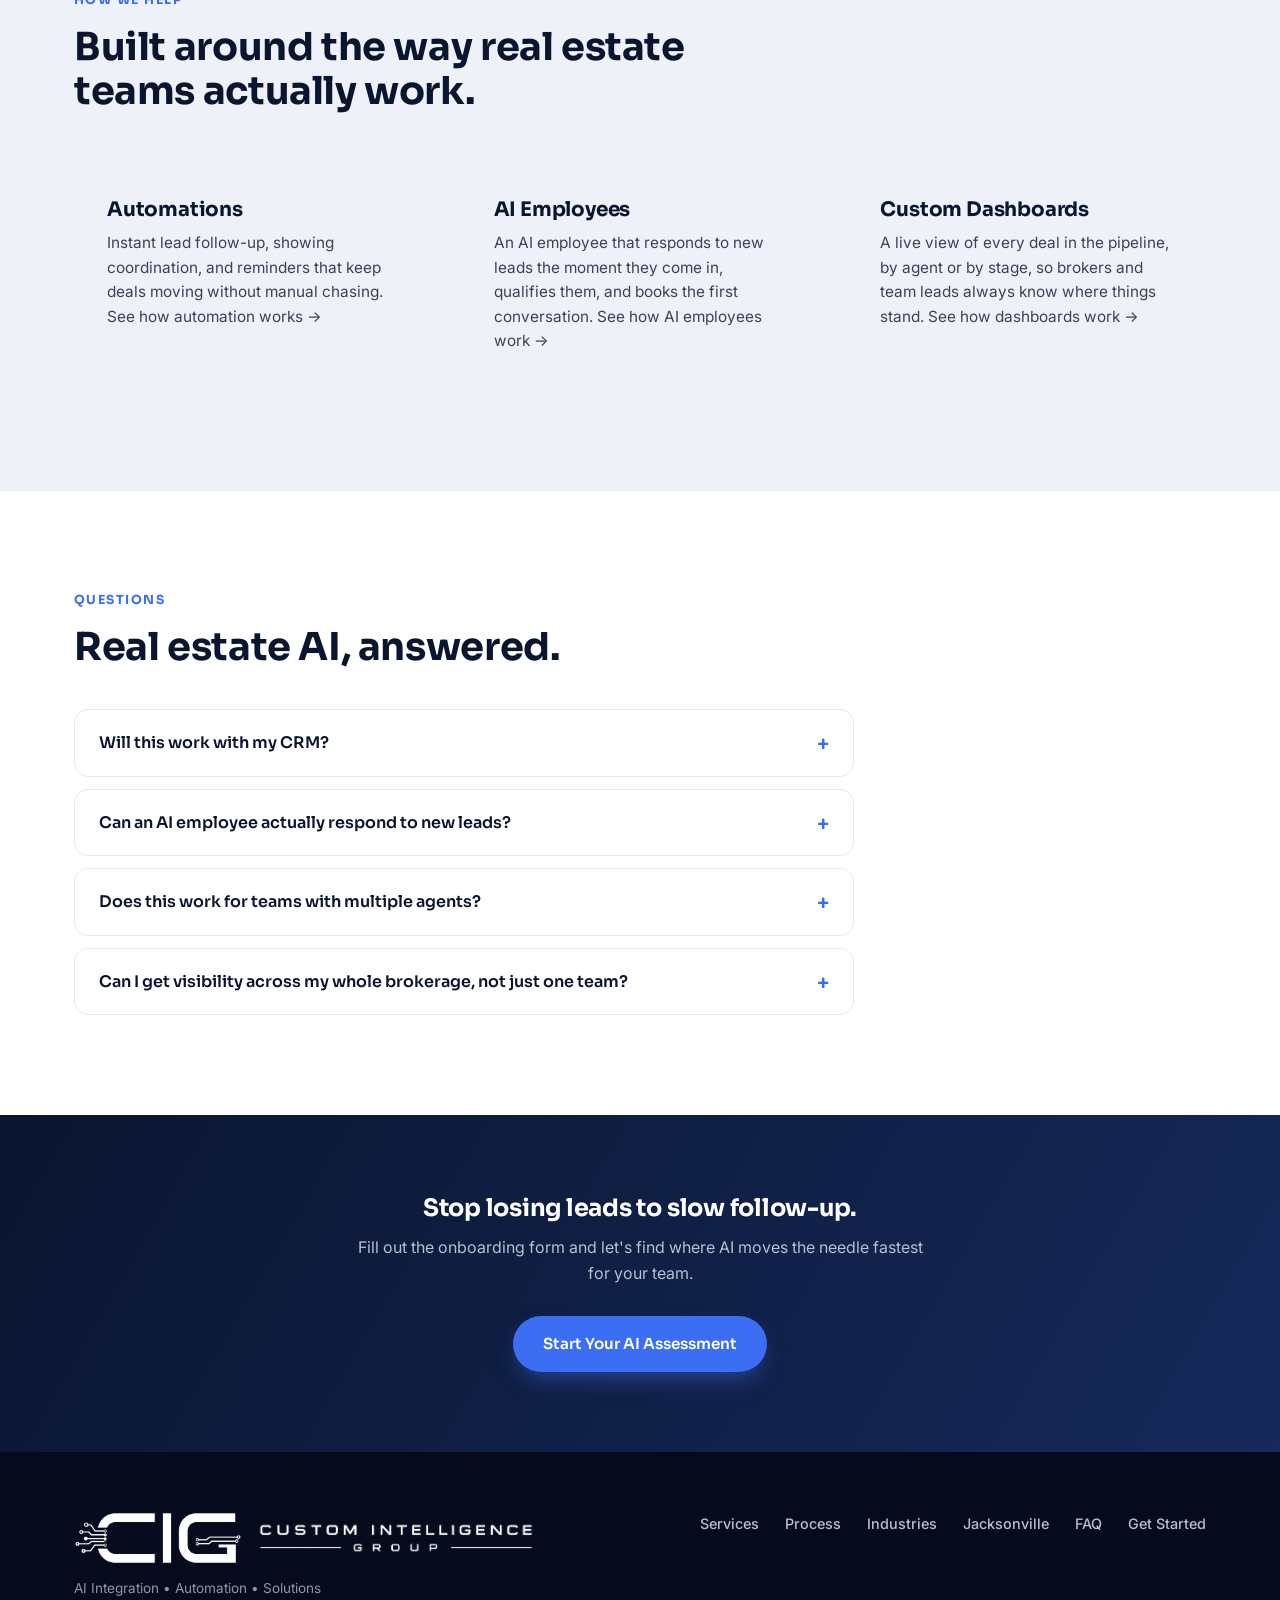
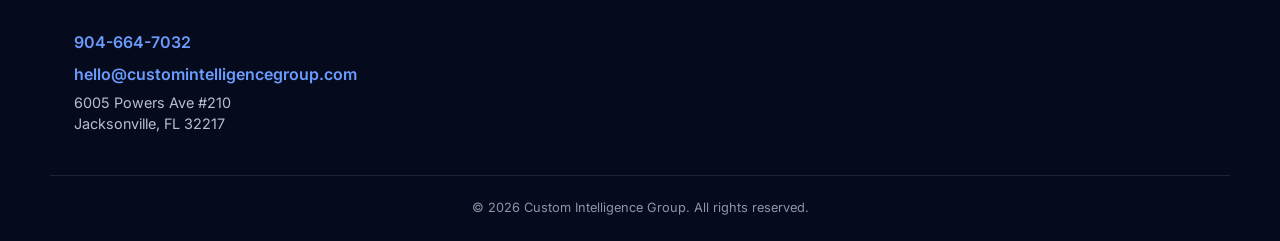
<file: industries/real-estate/index.html>
<!DOCTYPE html>
<html lang="en">
<head>
<meta charset="UTF-8">
<meta name="viewport" content="width=device-width, initial-scale=1.0">
<title>AI for Real Estate Teams | Custom Intelligence Group</title>
<meta name="description" content="AI automation, AI employees, and dashboards built for real estate agents, teams, and brokerages — so leads get followed up in minutes, not days.">
<link rel="canonical" href="https://customintelligencegroup.com/industries/real-estate/">

<!-- Open Graph -->
<meta property="og:type" content="website">
<meta property="og:site_name" content="Custom Intelligence Group">
<meta property="og:url" content="https://customintelligencegroup.com/industries/real-estate/">
<meta property="og:title" content="AI for Real Estate Teams | Custom Intelligence Group">
<meta property="og:description" content="AI automation, AI employees, and dashboards built for real estate agents, teams, and brokerages.">
<meta property="og:image" content="https://customintelligencegroup.com/images/og-image.png">
<meta property="og:image:width" content="1200">
<meta property="og:image:height" content="630">

<!-- Twitter -->
<meta name="twitter:card" content="summary_large_image">
<meta name="twitter:title" content="AI for Real Estate Teams | Custom Intelligence Group">
<meta name="twitter:description" content="AI automation, AI employees, and dashboards built for real estate agents, teams, and brokerages.">
<meta name="twitter:image" content="https://customintelligencegroup.com/images/og-image.png">

<link rel="icon" type="image/png" href="../../images/cig-logo.png">
<script type="application/ld+json">
{
  "@context": "https://schema.org",
  "@type": "Organization",
  "@id": "https://customintelligencegroup.com/#organization",
  "name": "Custom Intelligence Group",
  "alternateName": "CIG",
  "url": "https://customintelligencegroup.com/",
  "logo": "https://customintelligencegroup.com/images/cig-logo.png",
  "email": "hello@customintelligencegroup.com",
  "telephone": "+1-904-664-7032",
  "address": {
    "@type": "PostalAddress",
    "streetAddress": "6005 Powers Ave #210",
    "addressLocality": "Jacksonville",
    "addressRegion": "FL",
    "postalCode": "32217",
    "addressCountry": "US"
  }
}
</script>
<script type="application/ld+json">
{
  "@context": "https://schema.org",
  "@type": "ProfessionalService",
  "@id": "https://customintelligencegroup.com/#localbusiness",
  "name": "Custom Intelligence Group",
  "url": "https://customintelligencegroup.com/",
  "description": "Custom Intelligence Group builds practical custom AI automations, AI employees and agents, and operational dashboards for businesses in Jacksonville and Northeast Florida.",
  "telephone": "+1-904-664-7032",
  "email": "hello@customintelligencegroup.com",
  "address": {
    "@type": "PostalAddress",
    "streetAddress": "6005 Powers Ave #210",
    "addressLocality": "Jacksonville",
    "addressRegion": "FL",
    "postalCode": "32217",
    "addressCountry": "US"
  },
  "areaServed": [
    {
      "@type": "City",
      "name": "Jacksonville"
    },
    {
      "@type": "City",
      "name": "Ponte Vedra Beach"
    },
    {
      "@type": "City",
      "name": "St. Augustine"
    },
    {
      "@type": "City",
      "name": "Orange Park"
    },
    {
      "@type": "City",
      "name": "Fleming Island"
    },
    {
      "@type": "City",
      "name": "Atlantic Beach"
    },
    {
      "@type": "City",
      "name": "Neptune Beach"
    },
    {
      "@type": "City",
      "name": "Jacksonville Beach"
    },
    {
      "@type": "City",
      "name": "Fernandina Beach"
    },
    {
      "@type": "City",
      "name": "Yulee"
    },
    {
      "@type": "City",
      "name": "Green Cove Springs"
    },
    {
      "@type": "City",
      "name": "Middleburg"
    },
    {
      "@type": "City",
      "name": "Palm Coast"
    }
  ],
  "parentOrganization": {
    "@id": "https://customintelligencegroup.com/#organization"
  }
}
</script>
<script type="application/ld+json">
{
  "@context": "https://schema.org",
  "@type": "Service",
  "serviceType": "AI Automation for Real Estate",
  "name": "AI for Real Estate",
  "description": "AI automation, AI employees, and custom dashboards built for real estate agents, teams, and brokerages.",
  "provider": {
    "@id": "https://customintelligencegroup.com/#localbusiness"
  },
  "areaServed": "US",
  "audience": {
    "@type": "Audience",
    "audienceType": "Real Estate Agents, Teams, and Brokerages"
  }
}
</script>
<script type="application/ld+json">
{
  "@context": "https://schema.org",
  "@type": "BreadcrumbList",
  "itemListElement": [
    {"@type": "ListItem", "position": 1, "name": "Home", "item": "https://customintelligencegroup.com/"},
    {"@type": "ListItem", "position": 2, "name": "Industries", "item": "https://customintelligencegroup.com/#industries"},
    {"@type": "ListItem", "position": 3, "name": "Real Estate", "item": "https://customintelligencegroup.com/industries/real-estate/"}
  ]
}
</script>
<script type="application/ld+json">
{
  "@context": "https://schema.org",
  "@type": "FAQPage",
  "@id": "https://customintelligencegroup.com/industries/real-estate/#faq",
  "mainEntity": [
    {
      "@type": "Question",
      "name": "Will this work with my CRM?",
      "acceptedAnswer": {
        "@type": "Answer",
        "text": "In most cases, yes. We build around whatever real estate CRM or transaction software you already use, rather than asking your team to switch tools."
      }
    },
    {
      "@type": "Question",
      "name": "Can an AI employee actually respond to new leads?",
      "acceptedAnswer": {
        "@type": "Answer",
        "text": "Yes — connected to your lead source and CRM, an AI employee can respond within moments, ask qualifying questions, and get a serious lead onto an agent's calendar automatically."
      }
    },
    {
      "@type": "Question",
      "name": "Does this work for teams with multiple agents?",
      "acceptedAnswer": {
        "@type": "Answer",
        "text": "Yes. We can build lead routing logic around your team's structure — by agent, by area, by round robin, or by whatever rules your team already follows."
      }
    },
    {
      "@type": "Question",
      "name": "Can I get visibility across my whole brokerage, not just one team?",
      "acceptedAnswer": {
        "@type": "Answer",
        "text": "Yes — dashboards can be scoped at the individual agent, team, or brokerage level, depending on who needs to see what."
      }
    }
  ]
}
</script>
<link rel="preconnect" href="https://fonts.googleapis.com">
<link rel="preconnect" href="https://fonts.gstatic.com" crossorigin>
<link href="https://fonts.googleapis.com/css2?family=Sora:wght@400;500;600;700;800&family=Inter:wght@400;500;600;700&display=swap" rel="stylesheet">
<link rel="stylesheet" href="../../css/style.css">
<!-- Meta Pixel Code -->
<script>
!function(f,b,e,v,n,t,s)
{if(f.fbq)return;n=f.fbq=function(){n.callMethod?
n.callMethod.apply(n,arguments):n.queue.push(arguments)};
if(!f._fbq)f._fbq=n;n.push=n;n.loaded=!0;n.version='2.0';
n.queue=[];t=b.createElement(e);t.async=!0;
t.src=v;s=b.getElementsByTagName(e)[0];
s.parentNode.insertBefore(t,s)}(window, document,'script',
'https://connect.facebook.net/en_US/fbevents.js');
fbq('init', '1786237569210028');
fbq('track', 'PageView');
</script>
<noscript><img height="1" width="1" style="display:none"
src="https://www.facebook.com/tr?id=1786237569210028&ev=PageView&noscript=1"
/></noscript>
<!-- End Meta Pixel Code -->
</head>
<body>

<!-- ===== NAV ===== -->
<header class="site-header" id="siteHeader">
  <div class="container nav-inner">
    <a href="../../index.html" class="brand">
      <img src="../../images/cig-logo-icon.png" alt="" class="brand-icon" aria-hidden="true">
      <img src="../../images/cig-logo-wordmark.png" alt="Custom Intelligence Group" class="brand-wordmark">
    </a>
    <nav class="main-nav" id="mainNav">
      <a href="../../index.html#services">Services</a>
      <a href="../../index.html#process">Process</a>
      <a href="../../index.html#industries">Industries</a>
      <a href="../../index.html#faq">FAQ</a>
      <a href="../../index.html#onboarding" class="nav-cta">Get Started</a>
    </nav>
    <button class="nav-toggle" id="navToggle" aria-label="Toggle menu" aria-expanded="false">
      <span></span><span></span><span></span>
    </button>
  </div>
</header>

<main id="top">

  <!-- ===== HERO ===== -->
  <section class="hero">
    <div class="hero-bg" aria-hidden="true"></div>
    <div class="container hero-inner">
      <p class="eyebrow">Industries &bull; Real Estate</p>
      <h1>AI built for <span>real estate teams and brokerages.</span></h1>
      <p class="hero-sub">Real estate runs on speed — the first agent to follow up usually wins the lead. We build AI that follows up instantly, keeps paperwork moving, and gives you a clear view of your pipeline.</p>
      <div class="hero-actions">
        <a href="../../index.html#onboarding" class="btn btn-primary">Start Your AI Assessment</a>
        <a href="../../index.html#services" class="btn btn-ghost">See What We Build</a>
      </div>
    </div>
  </section>

  <!-- ===== PAIN POINTS ===== -->
  <section class="section services">
    <div class="container">
      <p class="section-eyebrow">Where It Hurts</p>
      <h2>The problems we hear most from real estate teams.</h2>
      <p class="section-lead">These are the patterns we see over and over in real estate — see if any of them sound familiar.</p>

      <div class="cards services-grid">
        <div class="card">
          <div class="card-icon" data-icon="automation"></div>
          <h3>Slow lead follow-up</h3>
          <p>A lead that doesn't get a response in minutes often ends up working with whichever agent replied first — sometimes a competitor.</p>
        </div>
        <div class="card">
          <div class="card-icon" data-icon="employee"></div>
          <h3>Manual paperwork and coordination</h3>
          <p>Showings, disclosures, and transaction paperwork eat hours that could go toward new business.</p>
        </div>
        <div class="card">
          <div class="card-icon" data-icon="dashboard"></div>
          <h3>No clear pipeline view</h3>
          <p>Team leads and brokers often can't see where every deal actually stands without checking in individually with each agent.</p>
        </div>
      </div>
    </div>
  </section>

  <!-- ===== HOW WE HELP ===== -->
  <section class="section section-alt">
    <div class="container">
      <p class="section-eyebrow">How We Help</p>
      <h2>Built around the way real estate teams actually work.</h2>
      <div class="cards services-grid" style="margin-top:48px;">
        <div class="card">
          <h3><a href="../../services/automations/">Automations</a></h3>
          <p>Instant lead follow-up, showing coordination, and reminders that keep deals moving without manual chasing. <a href="../../services/automations/">See how automation works &rarr;</a></p>
        </div>
        <div class="card">
          <h3><a href="../../services/ai-employees/">AI Employees</a></h3>
          <p>An AI employee that responds to new leads the moment they come in, qualifies them, and books the first conversation. <a href="../../services/ai-employees/">See how AI employees work &rarr;</a></p>
        </div>
        <div class="card">
          <h3><a href="../../services/custom-dashboards/">Custom Dashboards</a></h3>
          <p>A live view of every deal in the pipeline, by agent or by stage, so brokers and team leads always know where things stand. <a href="../../services/custom-dashboards/">See how dashboards work &rarr;</a></p>
        </div>
      </div>
    </div>
  </section>

  <!-- ===== FAQ ===== -->
  <section id="faq" class="section faq">
    <div class="container">
      <p class="section-eyebrow">Questions</p>
      <h2>Real estate AI, answered.</h2>
      <div class="faq-list">
        <details>
          <summary>Will this work with my CRM?</summary>
          <p>In most cases, yes. We build around whatever real estate CRM or transaction software you already use, rather than asking your team to switch tools.</p>
        </details>
        <details>
          <summary>Can an AI employee actually respond to new leads?</summary>
          <p>Yes — connected to your lead source and CRM, an AI employee can respond within moments, ask qualifying questions, and get a serious lead onto an agent's calendar automatically.</p>
        </details>
        <details>
          <summary>Does this work for teams with multiple agents?</summary>
          <p>Yes. We can build lead routing logic around your team's structure — by agent, by area, by round robin, or by whatever rules your team already follows.</p>
        </details>
        <details>
          <summary>Can I get visibility across my whole brokerage, not just one team?</summary>
          <p>Yes — dashboards can be scoped at the individual agent, team, or brokerage level, depending on who needs to see what.</p>
        </details>
      </div>
    </div>
  </section>

  <!-- ===== CTA ===== -->
  <section class="cta-band">
    <div class="container cta-inner">
      <h2>Stop losing leads to slow follow-up.</h2>
      <p>Fill out the onboarding form and let's find where AI moves the needle fastest for your team.</p>
      <a href="../../index.html#onboarding" class="btn btn-primary">Start Your AI Assessment</a>
    </div>
  </section>

</main>

<!-- ===== FOOTER ===== -->
<footer class="site-footer">
  <div class="container footer-inner">
    <div class="footer-brand">
      <div class="footer-brand-logo">
        <img src="../../images/cig-logo-icon-white.png" alt="" class="footer-icon" aria-hidden="true">
        <img src="../../images/cig-logo-wordmark-white.png" alt="Custom Intelligence Group" class="footer-wordmark">
      </div>
      <p>AI Integration &bull; Automation &bull; Solutions</p>
    </div>
    <div class="footer-links">
      <a href="../../index.html#services">Services</a>
      <a href="../../index.html#process">Process</a>
      <a href="../../index.html#industries">Industries</a>
      <a href="../../jacksonville-ai-automation/">Jacksonville</a>
      <a href="../../index.html#faq">FAQ</a>
      <a href="../../index.html#onboarding">Get Started</a>
    </div>
    <address class="footer-contact">
      <a href="tel:+19046647032">904-664-7032</a>
      <a href="mailto:hello@customintelligencegroup.com">hello@customintelligencegroup.com</a>
      <span>6005 Powers Ave #210<br>Jacksonville, FL 32217</span>
    </address>
  </div>
  <div class="container footer-bottom">
    <p>&copy; <span id="year"></span> Custom Intelligence Group. All rights reserved.</p>
  </div>
</footer>

<script src="../../js/main.js"></script>
</body>
</html>
</file>
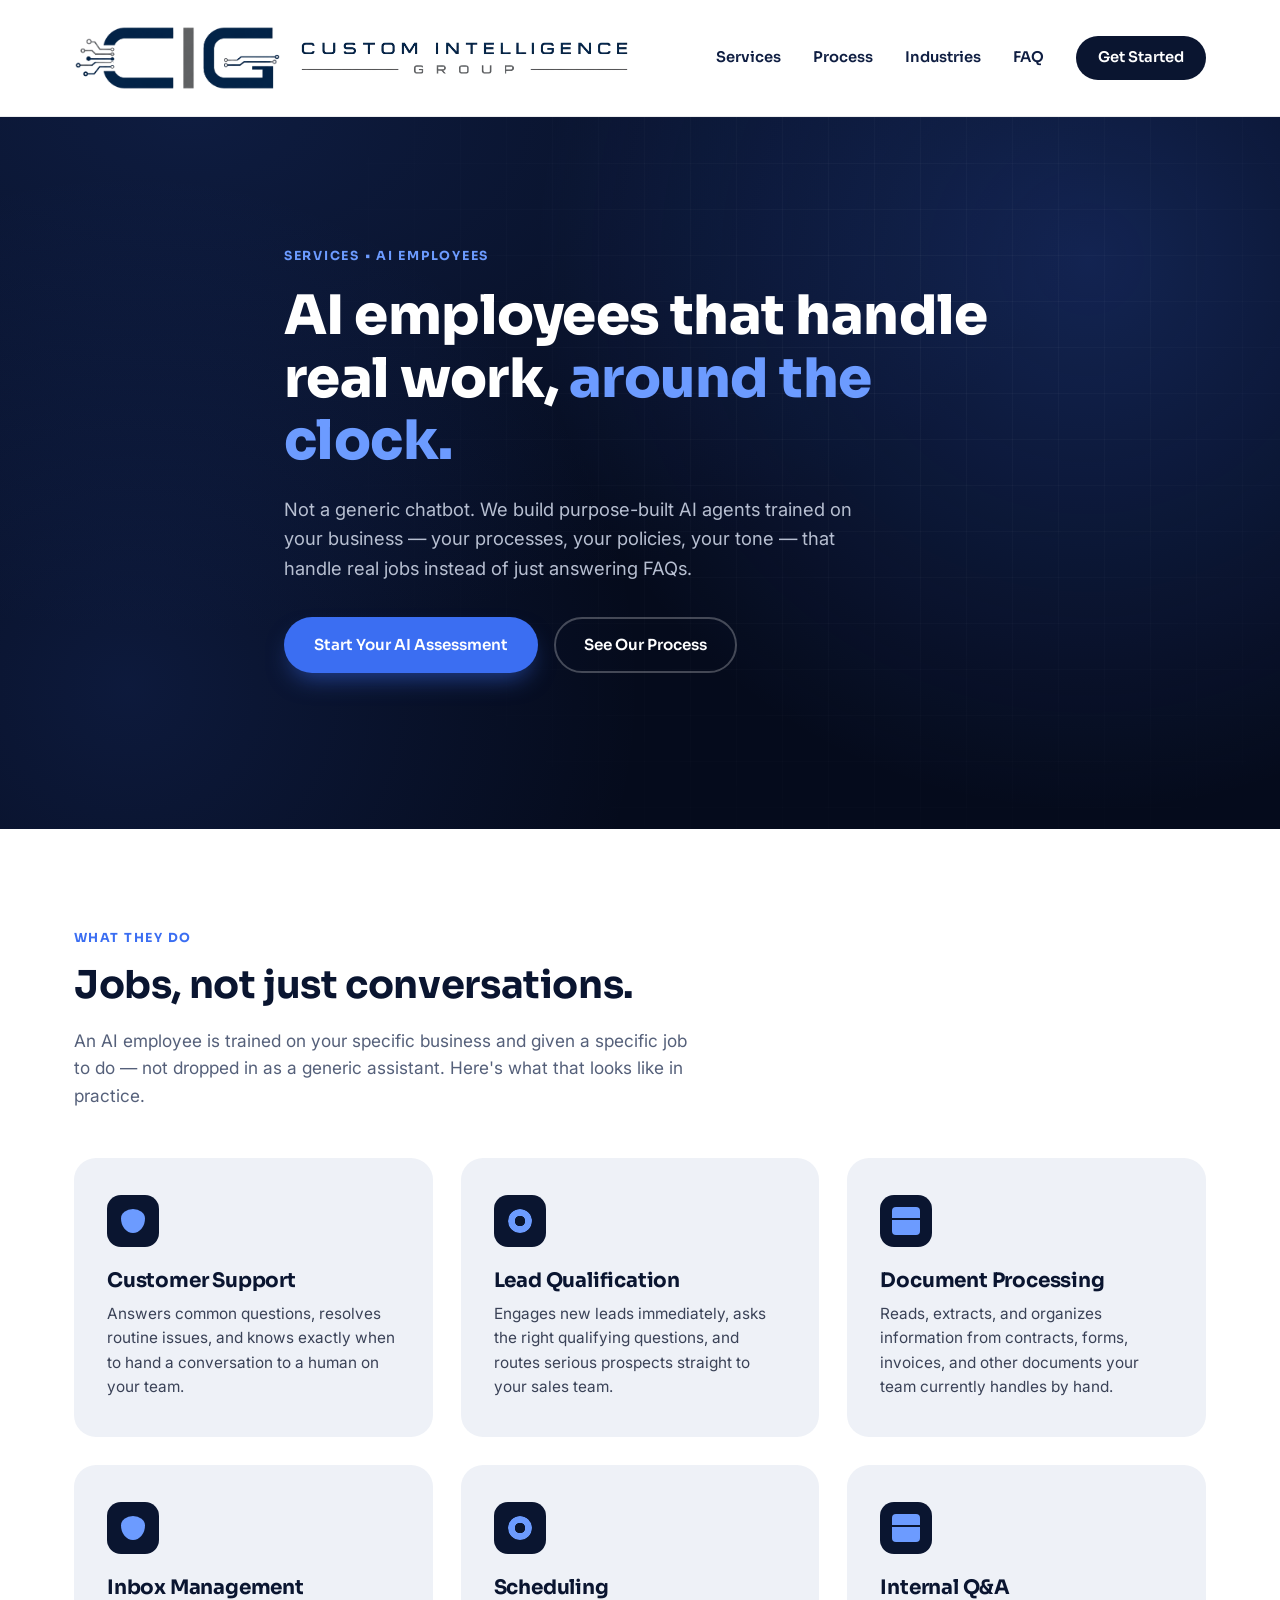
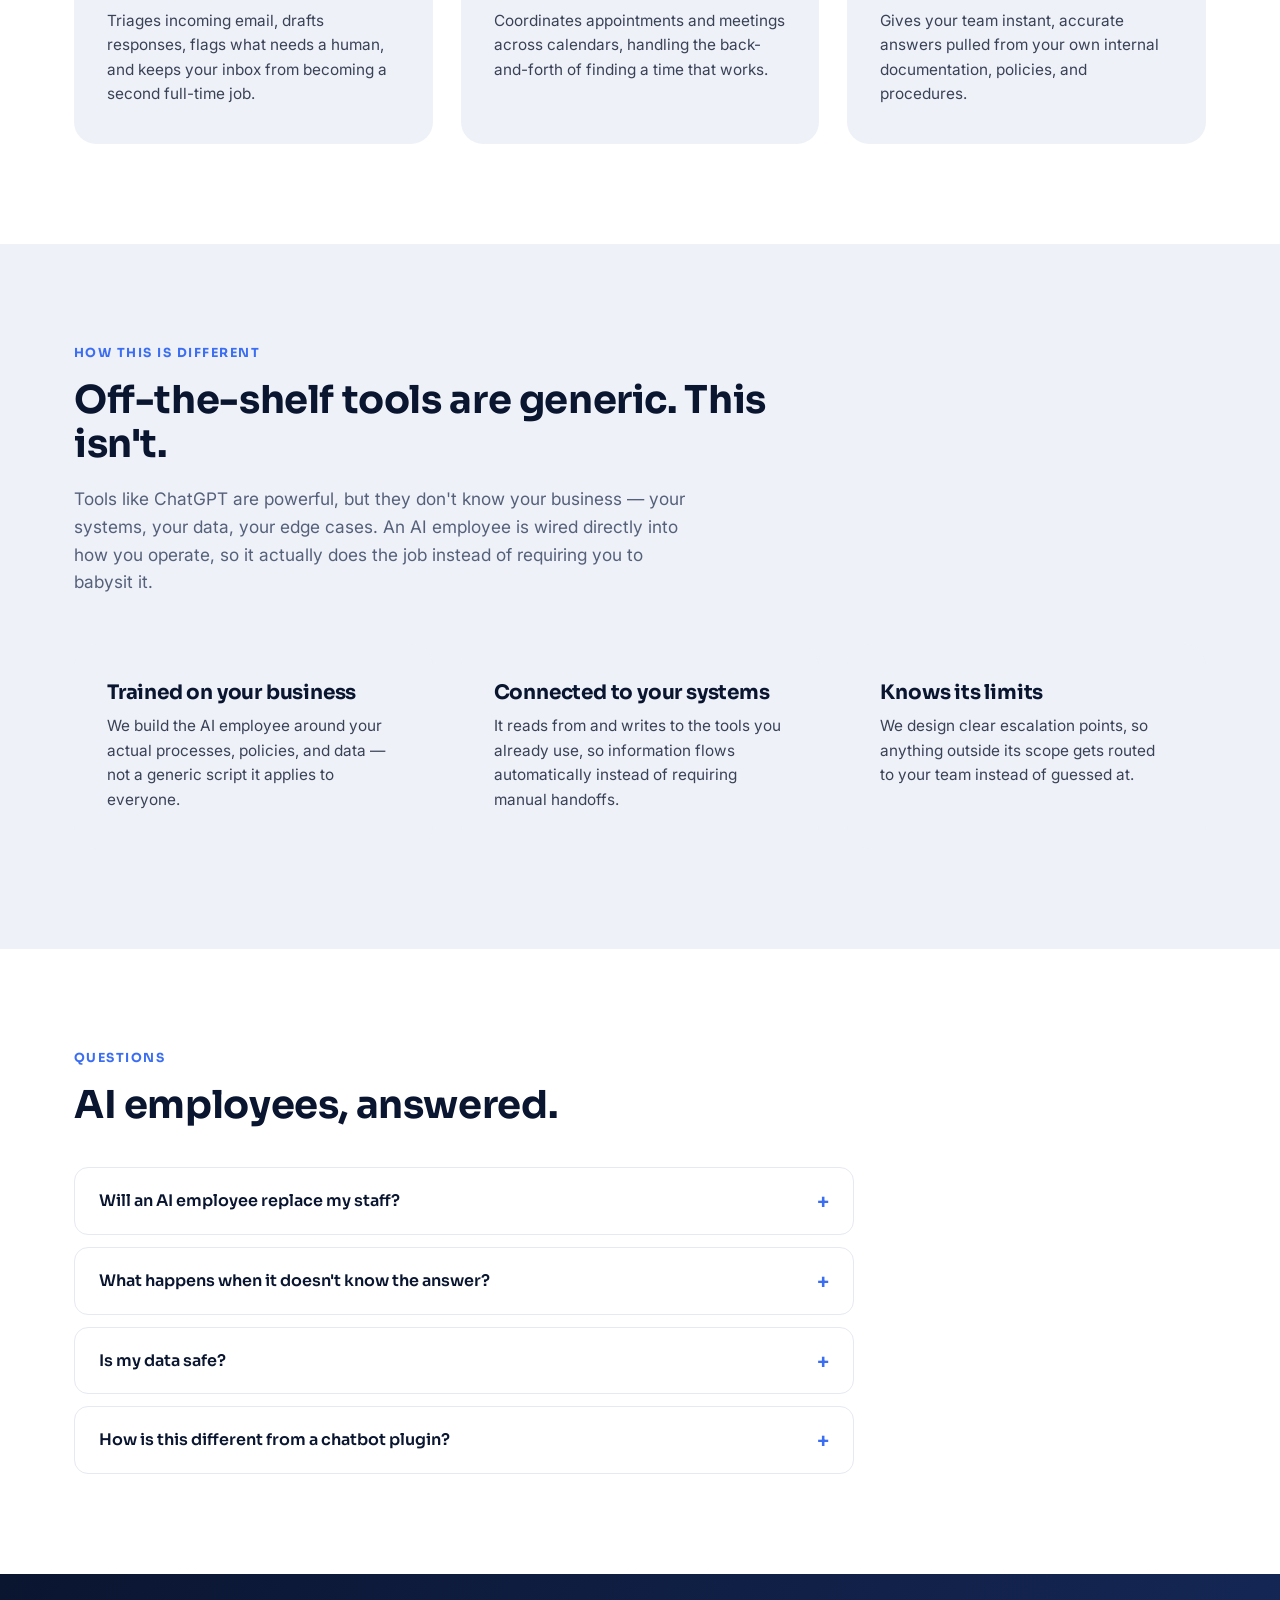
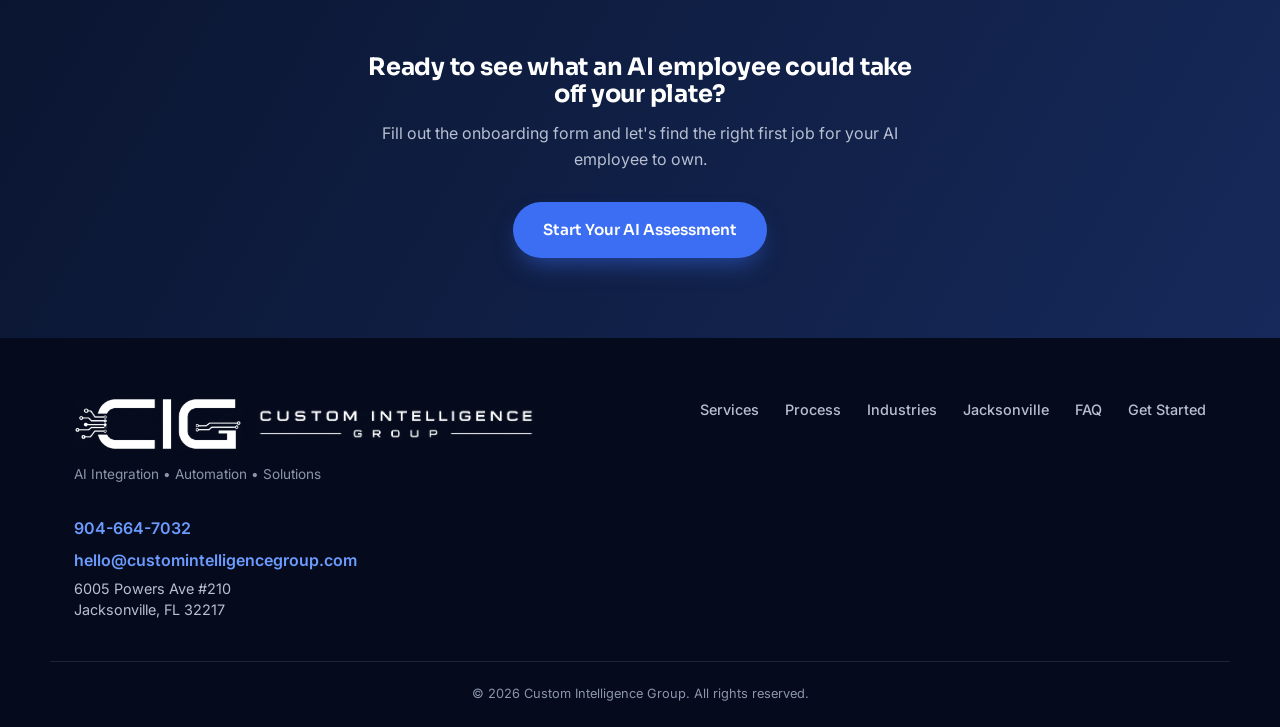
<file: services/ai-employees/index.html>
<!DOCTYPE html>
<html lang="en">
<head>
<meta charset="UTF-8">
<meta name="viewport" content="width=device-width, initial-scale=1.0">
<title>AI Employees for Business | Custom Intelligence Group</title>
<meta name="description" content="Purpose-built AI agents that answer customers, qualify leads, process documents, and manage inboxes — trained on your business, working around the clock.">
<link rel="canonical" href="https://customintelligencegroup.com/services/ai-employees/">

<!-- Open Graph -->
<meta property="og:type" content="website">
<meta property="og:site_name" content="Custom Intelligence Group">
<meta property="og:url" content="https://customintelligencegroup.com/services/ai-employees/">
<meta property="og:title" content="AI Employees for Business | Custom Intelligence Group">
<meta property="og:description" content="Purpose-built AI agents that answer customers, qualify leads, process documents, and manage inboxes — trained on your business, working around the clock.">
<meta property="og:image" content="https://customintelligencegroup.com/images/og-image.png">
<meta property="og:image:width" content="1200">
<meta property="og:image:height" content="630">

<!-- Twitter -->
<meta name="twitter:card" content="summary_large_image">
<meta name="twitter:title" content="AI Employees for Business | Custom Intelligence Group">
<meta name="twitter:description" content="Purpose-built AI agents that answer customers, qualify leads, process documents, and manage inboxes — trained on your business, working around the clock.">
<meta name="twitter:image" content="https://customintelligencegroup.com/images/og-image.png">

<link rel="icon" type="image/png" href="../../images/cig-logo.png">
<script type="application/ld+json">
{
  "@context": "https://schema.org",
  "@type": "Organization",
  "@id": "https://customintelligencegroup.com/#organization",
  "name": "Custom Intelligence Group",
  "alternateName": "CIG",
  "url": "https://customintelligencegroup.com/",
  "logo": "https://customintelligencegroup.com/images/cig-logo.png",
  "email": "hello@customintelligencegroup.com",
  "telephone": "+1-904-664-7032",
  "address": {
    "@type": "PostalAddress",
    "streetAddress": "6005 Powers Ave #210",
    "addressLocality": "Jacksonville",
    "addressRegion": "FL",
    "postalCode": "32217",
    "addressCountry": "US"
  }
}
</script>
<script type="application/ld+json">
{
  "@context": "https://schema.org",
  "@type": "ProfessionalService",
  "@id": "https://customintelligencegroup.com/#localbusiness",
  "name": "Custom Intelligence Group",
  "url": "https://customintelligencegroup.com/",
  "description": "Custom Intelligence Group builds practical custom AI automations, AI employees and agents, and operational dashboards for businesses in Jacksonville and Northeast Florida.",
  "telephone": "+1-904-664-7032",
  "email": "hello@customintelligencegroup.com",
  "address": {
    "@type": "PostalAddress",
    "streetAddress": "6005 Powers Ave #210",
    "addressLocality": "Jacksonville",
    "addressRegion": "FL",
    "postalCode": "32217",
    "addressCountry": "US"
  },
  "areaServed": [
    {
      "@type": "City",
      "name": "Jacksonville"
    },
    {
      "@type": "City",
      "name": "Ponte Vedra Beach"
    },
    {
      "@type": "City",
      "name": "St. Augustine"
    },
    {
      "@type": "City",
      "name": "Orange Park"
    },
    {
      "@type": "City",
      "name": "Fleming Island"
    },
    {
      "@type": "City",
      "name": "Atlantic Beach"
    },
    {
      "@type": "City",
      "name": "Neptune Beach"
    },
    {
      "@type": "City",
      "name": "Jacksonville Beach"
    },
    {
      "@type": "City",
      "name": "Fernandina Beach"
    },
    {
      "@type": "City",
      "name": "Yulee"
    },
    {
      "@type": "City",
      "name": "Green Cove Springs"
    },
    {
      "@type": "City",
      "name": "Middleburg"
    },
    {
      "@type": "City",
      "name": "Palm Coast"
    }
  ],
  "parentOrganization": {
    "@id": "https://customintelligencegroup.com/#organization"
  }
}
</script>
<script type="application/ld+json">
{
  "@context": "https://schema.org",
  "@type": "Service",
  "serviceType": "AI Employee / AI Agent Development",
  "name": "AI Employees",
  "description": "Purpose-built AI agents that handle real jobs — answering customers, qualifying leads, processing documents, and managing inboxes — trained on a client's business.",
  "provider": {
    "@id": "https://customintelligencegroup.com/#localbusiness"
  },
  "areaServed": "US"
}
</script>
<script type="application/ld+json">
{
  "@context": "https://schema.org",
  "@type": "BreadcrumbList",
  "itemListElement": [
    {"@type": "ListItem", "position": 1, "name": "Home", "item": "https://customintelligencegroup.com/"},
    {"@type": "ListItem", "position": 2, "name": "Services", "item": "https://customintelligencegroup.com/#services"},
    {"@type": "ListItem", "position": 3, "name": "AI Employees", "item": "https://customintelligencegroup.com/services/ai-employees/"}
  ]
}
</script>
<script type="application/ld+json">
{
  "@context": "https://schema.org",
  "@type": "FAQPage",
  "@id": "https://customintelligencegroup.com/services/ai-employees/#faq",
  "mainEntity": [
    {
      "@type": "Question",
      "name": "Will an AI employee replace my staff?",
      "acceptedAnswer": {
        "@type": "Answer",
        "text": "Most of our clients use AI employees to absorb the repetitive, high-volume work — freeing their existing team to focus on higher-value conversations and decisions, rather than replacing people outright."
      }
    },
    {
      "@type": "Question",
      "name": "What happens when it doesn't know the answer?",
      "acceptedAnswer": {
        "@type": "Answer",
        "text": "We build clear escalation rules into every AI employee. When a request falls outside what it's equipped to handle, it hands off to a human on your team instead of guessing."
      }
    },
    {
      "@type": "Question",
      "name": "Is my data safe?",
      "acceptedAnswer": {
        "@type": "Answer",
        "text": "Your AI employee only accesses the systems and data you connect it to, scoped specifically to its job. We'll walk through data handling and access as part of scoping your project."
      }
    },
    {
      "@type": "Question",
      "name": "How is this different from a chatbot plugin?",
      "acceptedAnswer": {
        "@type": "Answer",
        "text": "Most chatbot plugins are limited to answering questions from a script. An AI employee is built to actually complete tasks — qualifying a lead, processing a document, updating a record — inside your real systems."
      }
    }
  ]
}
</script>
<link rel="preconnect" href="https://fonts.googleapis.com">
<link rel="preconnect" href="https://fonts.gstatic.com" crossorigin>
<link href="https://fonts.googleapis.com/css2?family=Sora:wght@400;500;600;700;800&family=Inter:wght@400;500;600;700&display=swap" rel="stylesheet">
<link rel="stylesheet" href="../../css/style.css">
<!-- Meta Pixel Code -->
<script>
!function(f,b,e,v,n,t,s)
{if(f.fbq)return;n=f.fbq=function(){n.callMethod?
n.callMethod.apply(n,arguments):n.queue.push(arguments)};
if(!f._fbq)f._fbq=n;n.push=n;n.loaded=!0;n.version='2.0';
n.queue=[];t=b.createElement(e);t.async=!0;
t.src=v;s=b.getElementsByTagName(e)[0];
s.parentNode.insertBefore(t,s)}(window, document,'script',
'https://connect.facebook.net/en_US/fbevents.js');
fbq('init', '1786237569210028');
fbq('track', 'PageView');
</script>
<noscript><img height="1" width="1" style="display:none"
src="https://www.facebook.com/tr?id=1786237569210028&ev=PageView&noscript=1"
/></noscript>
<!-- End Meta Pixel Code -->
</head>
<body>

<!-- ===== NAV ===== -->
<header class="site-header" id="siteHeader">
  <div class="container nav-inner">
    <a href="../../index.html" class="brand">
      <img src="../../images/cig-logo-icon.png" alt="" class="brand-icon" aria-hidden="true">
      <img src="../../images/cig-logo-wordmark.png" alt="Custom Intelligence Group" class="brand-wordmark">
    </a>
    <nav class="main-nav" id="mainNav">
      <a href="../../index.html#services">Services</a>
      <a href="../../index.html#process">Process</a>
      <a href="../../index.html#industries">Industries</a>
      <a href="../../index.html#faq">FAQ</a>
      <a href="../../index.html#onboarding" class="nav-cta">Get Started</a>
    </nav>
    <button class="nav-toggle" id="navToggle" aria-label="Toggle menu" aria-expanded="false">
      <span></span><span></span><span></span>
    </button>
  </div>
</header>

<main id="top">

  <!-- ===== HERO ===== -->
  <section class="hero">
    <div class="hero-bg" aria-hidden="true"></div>
    <div class="container hero-inner">
      <p class="eyebrow">Services &bull; AI Employees</p>
      <h1>AI employees that handle real work, <span>around the clock.</span></h1>
      <p class="hero-sub">Not a generic chatbot. We build purpose-built AI agents trained on your business — your processes, your policies, your tone — that handle real jobs instead of just answering FAQs.</p>
      <div class="hero-actions">
        <a href="../../index.html#onboarding" class="btn btn-primary">Start Your AI Assessment</a>
        <a href="../../index.html#process" class="btn btn-ghost">See Our Process</a>
      </div>
    </div>
  </section>

  <!-- ===== WHAT AN AI EMPLOYEE DOES ===== -->
  <section class="section services">
    <div class="container">
      <p class="section-eyebrow">What They Do</p>
      <h2>Jobs, not just conversations.</h2>
      <p class="section-lead">An AI employee is trained on your specific business and given a specific job to do — not dropped in as a generic assistant. Here's what that looks like in practice.</p>

      <div class="cards services-grid">
        <div class="card">
          <div class="card-icon" data-icon="employee"></div>
          <h3>Customer Support</h3>
          <p>Answers common questions, resolves routine issues, and knows exactly when to hand a conversation to a human on your team.</p>
        </div>
        <div class="card">
          <div class="card-icon" data-icon="automation"></div>
          <h3>Lead Qualification</h3>
          <p>Engages new leads immediately, asks the right qualifying questions, and routes serious prospects straight to your sales team.</p>
        </div>
        <div class="card">
          <div class="card-icon" data-icon="dashboard"></div>
          <h3>Document Processing</h3>
          <p>Reads, extracts, and organizes information from contracts, forms, invoices, and other documents your team currently handles by hand.</p>
        </div>
        <div class="card">
          <div class="card-icon" data-icon="employee"></div>
          <h3>Inbox Management</h3>
          <p>Triages incoming email, drafts responses, flags what needs a human, and keeps your inbox from becoming a second full-time job.</p>
        </div>
        <div class="card">
          <div class="card-icon" data-icon="automation"></div>
          <h3>Scheduling</h3>
          <p>Coordinates appointments and meetings across calendars, handling the back-and-forth of finding a time that works.</p>
        </div>
        <div class="card">
          <div class="card-icon" data-icon="dashboard"></div>
          <h3>Internal Q&amp;A</h3>
          <p>Gives your team instant, accurate answers pulled from your own internal documentation, policies, and procedures.</p>
        </div>
      </div>
    </div>
  </section>

  <!-- ===== HOW IT'S DIFFERENT ===== -->
  <section class="section section-alt">
    <div class="container">
      <p class="section-eyebrow">How This Is Different</p>
      <h2>Off-the-shelf tools are generic. This isn't.</h2>
      <p class="section-lead">Tools like ChatGPT are powerful, but they don't know your business — your systems, your data, your edge cases. An AI employee is wired directly into how you operate, so it actually does the job instead of requiring you to babysit it.</p>
      <div class="cards services-grid" style="margin-top:48px;">
        <div class="card">
          <h3>Trained on your business</h3>
          <p>We build the AI employee around your actual processes, policies, and data — not a generic script it applies to everyone.</p>
        </div>
        <div class="card">
          <h3>Connected to your systems</h3>
          <p>It reads from and writes to the tools you already use, so information flows automatically instead of requiring manual handoffs.</p>
        </div>
        <div class="card">
          <h3>Knows its limits</h3>
          <p>We design clear escalation points, so anything outside its scope gets routed to your team instead of guessed at.</p>
        </div>
      </div>
    </div>
  </section>

  <!-- ===== FAQ ===== -->
  <section id="faq" class="section faq">
    <div class="container">
      <p class="section-eyebrow">Questions</p>
      <h2>AI employees, answered.</h2>
      <div class="faq-list">
        <details>
          <summary>Will an AI employee replace my staff?</summary>
          <p>Most of our clients use AI employees to absorb the repetitive, high-volume work — freeing their existing team to focus on higher-value conversations and decisions, rather than replacing people outright.</p>
        </details>
        <details>
          <summary>What happens when it doesn't know the answer?</summary>
          <p>We build clear escalation rules into every AI employee. When a request falls outside what it's equipped to handle, it hands off to a human on your team instead of guessing.</p>
        </details>
        <details>
          <summary>Is my data safe?</summary>
          <p>Your AI employee only accesses the systems and data you connect it to, scoped specifically to its job. We'll walk through data handling and access as part of scoping your project.</p>
        </details>
        <details>
          <summary>How is this different from a chatbot plugin?</summary>
          <p>Most chatbot plugins are limited to answering questions from a script. An AI employee is built to actually complete tasks — qualifying a lead, processing a document, updating a record — inside your real systems.</p>
        </details>
      </div>
    </div>
  </section>

  <!-- ===== CTA ===== -->
  <section class="cta-band">
    <div class="container cta-inner">
      <h2>Ready to see what an AI employee could take off your plate?</h2>
      <p>Fill out the onboarding form and let's find the right first job for your AI employee to own.</p>
      <a href="../../index.html#onboarding" class="btn btn-primary">Start Your AI Assessment</a>
    </div>
  </section>

</main>

<!-- ===== FOOTER ===== -->
<footer class="site-footer">
  <div class="container footer-inner">
    <div class="footer-brand">
      <div class="footer-brand-logo">
        <img src="../../images/cig-logo-icon-white.png" alt="" class="footer-icon" aria-hidden="true">
        <img src="../../images/cig-logo-wordmark-white.png" alt="Custom Intelligence Group" class="footer-wordmark">
      </div>
      <p>AI Integration &bull; Automation &bull; Solutions</p>
    </div>
    <div class="footer-links">
      <a href="../../index.html#services">Services</a>
      <a href="../../index.html#process">Process</a>
      <a href="../../index.html#industries">Industries</a>
      <a href="../../jacksonville-ai-automation/">Jacksonville</a>
      <a href="../../index.html#faq">FAQ</a>
      <a href="../../index.html#onboarding">Get Started</a>
    </div>
    <address class="footer-contact">
      <a href="tel:+19046647032">904-664-7032</a>
      <a href="mailto:hello@customintelligencegroup.com">hello@customintelligencegroup.com</a>
      <span>6005 Powers Ave #210<br>Jacksonville, FL 32217</span>
    </address>
  </div>
  <div class="container footer-bottom">
    <p>&copy; <span id="year"></span> Custom Intelligence Group. All rights reserved.</p>
  </div>
</footer>

<script src="../../js/main.js"></script>
</body>
</html>
</file>
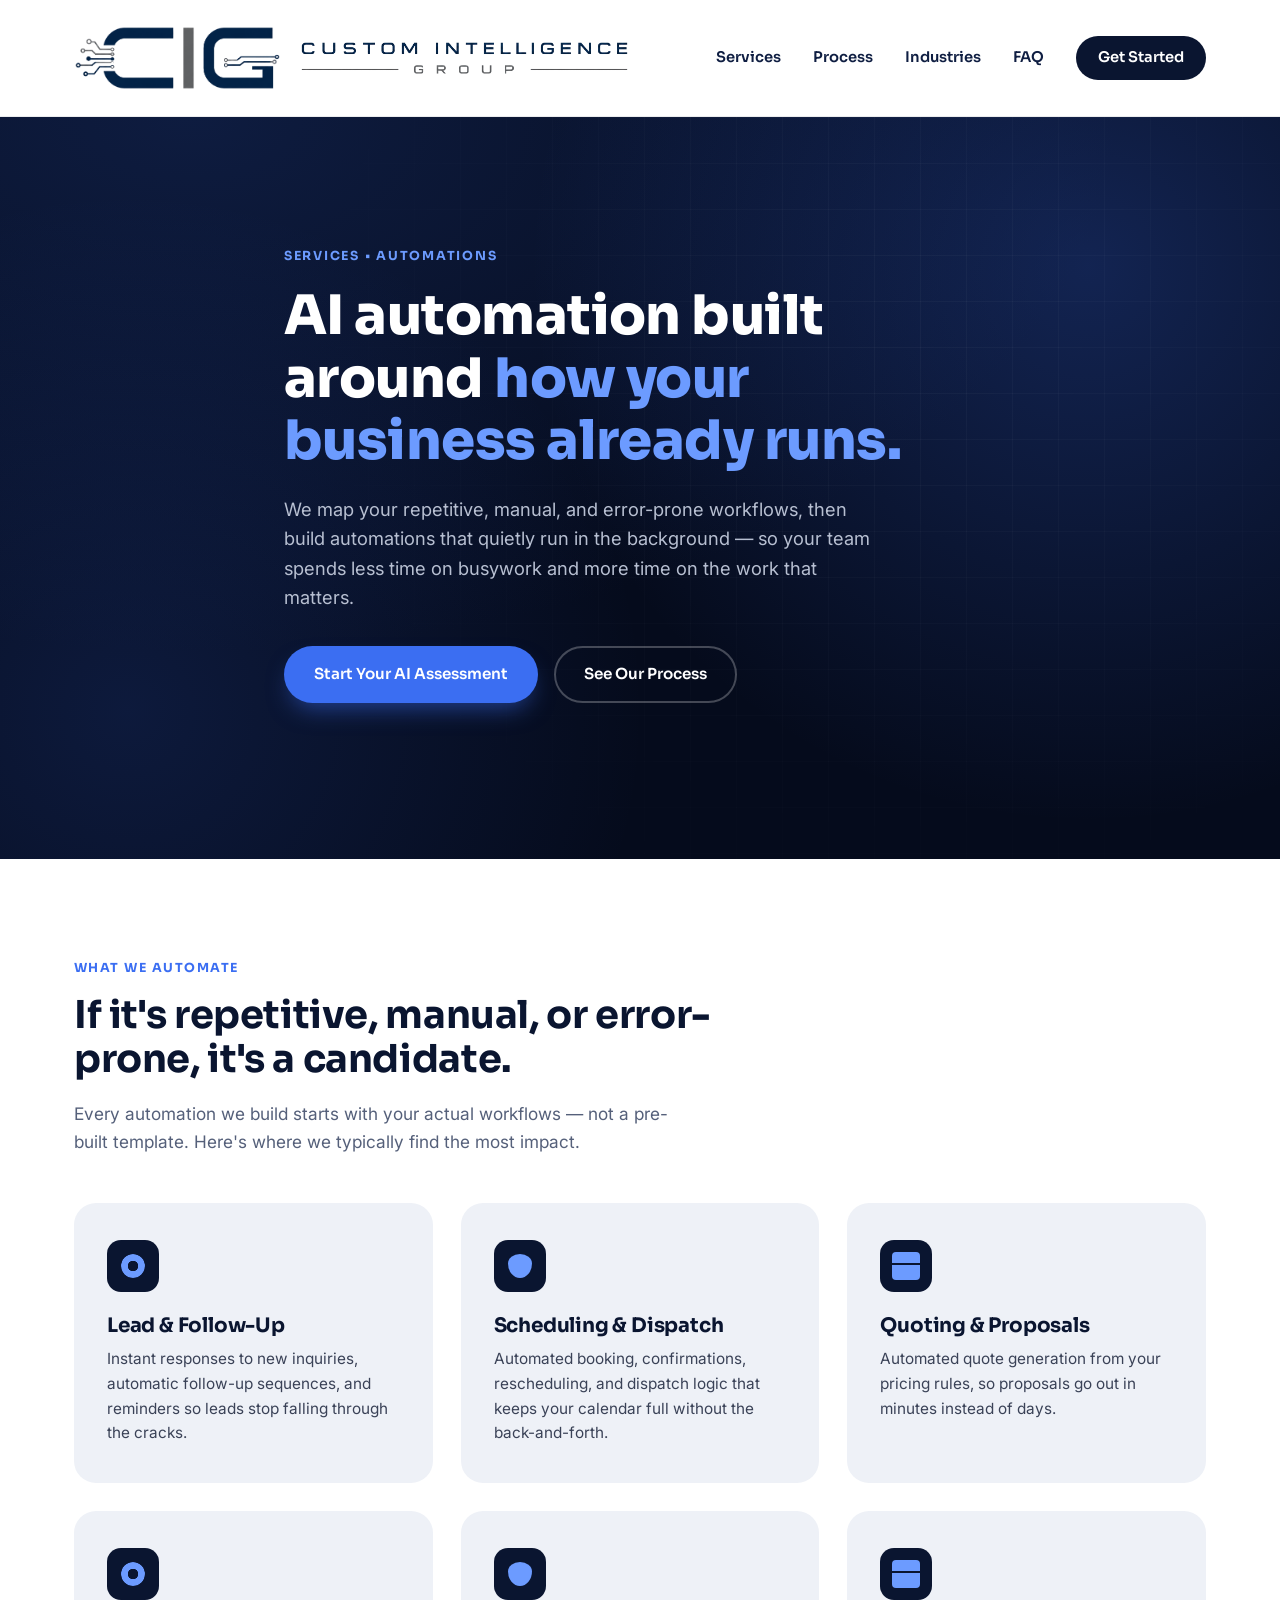
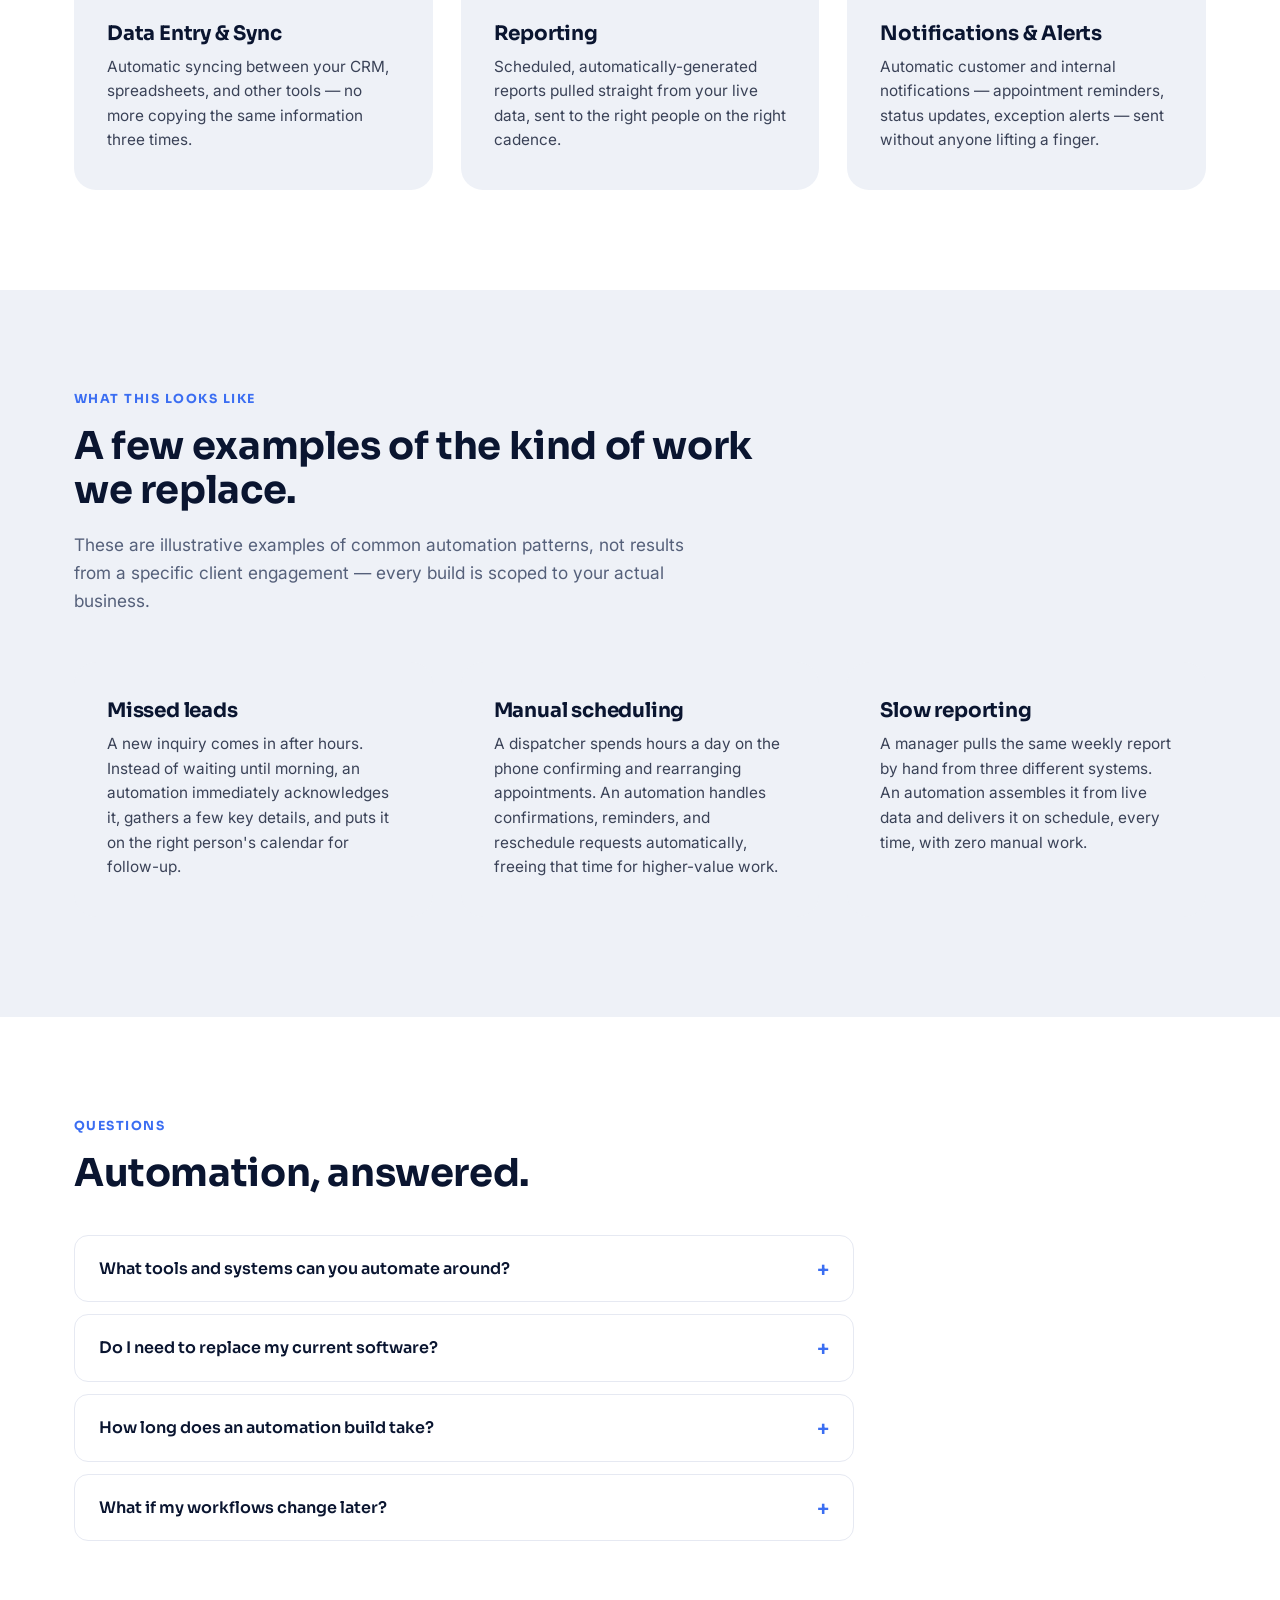
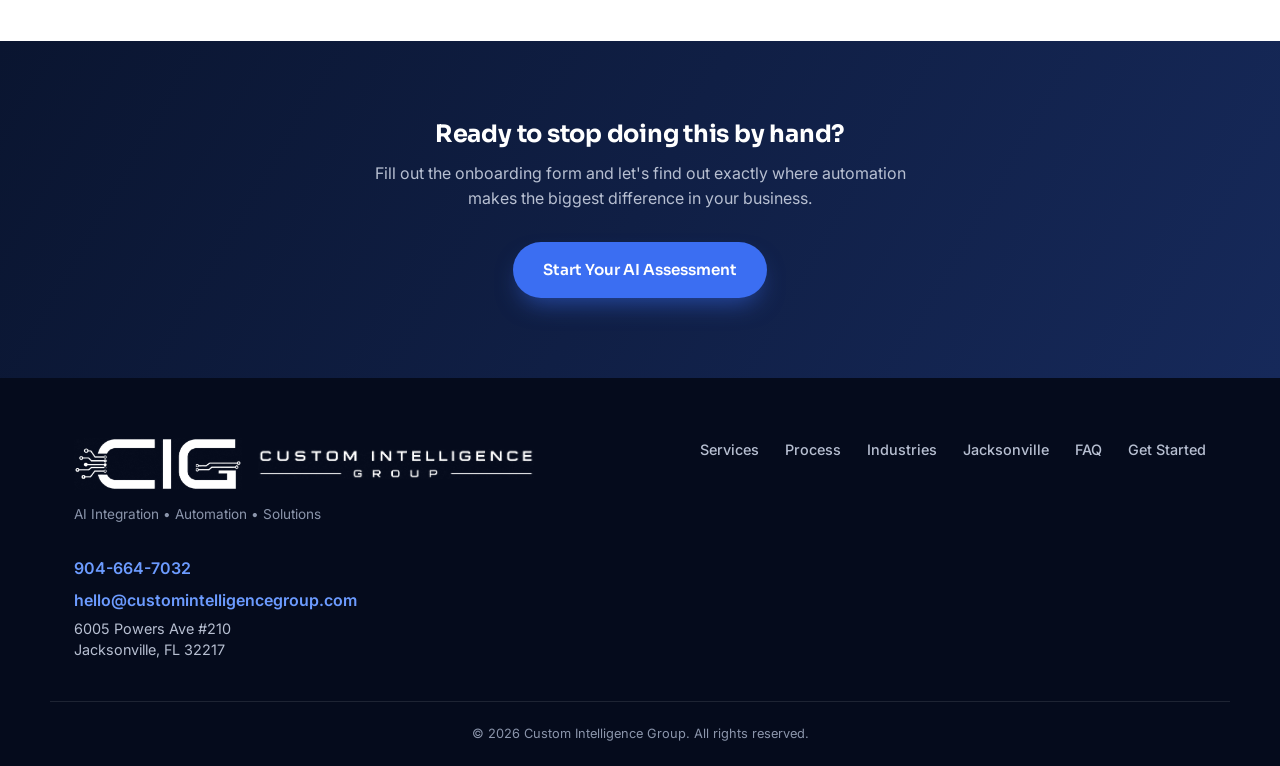
<file: services/automations/index.html>
<!DOCTYPE html>
<html lang="en">
<head>
<meta charset="UTF-8">
<meta name="viewport" content="width=device-width, initial-scale=1.0">
<title>AI Automation Services | Custom Intelligence Group</title>
<meta name="description" content="Custom-built automations for scheduling, follow-ups, quoting, data entry, and reporting — designed around how your business actually operates, not a generic template.">
<link rel="canonical" href="https://customintelligencegroup.com/services/automations/">

<!-- Open Graph -->
<meta property="og:type" content="website">
<meta property="og:site_name" content="Custom Intelligence Group">
<meta property="og:url" content="https://customintelligencegroup.com/services/automations/">
<meta property="og:title" content="AI Automation Services | Custom Intelligence Group">
<meta property="og:description" content="Custom-built automations for scheduling, follow-ups, quoting, data entry, and reporting — designed around how your business actually operates.">
<meta property="og:image" content="https://customintelligencegroup.com/images/og-image.png">
<meta property="og:image:width" content="1200">
<meta property="og:image:height" content="630">

<!-- Twitter -->
<meta name="twitter:card" content="summary_large_image">
<meta name="twitter:title" content="AI Automation Services | Custom Intelligence Group">
<meta name="twitter:description" content="Custom-built automations for scheduling, follow-ups, quoting, data entry, and reporting — designed around how your business actually operates.">
<meta name="twitter:image" content="https://customintelligencegroup.com/images/og-image.png">

<link rel="icon" type="image/png" href="../../images/cig-logo.png">
<script type="application/ld+json">
{
  "@context": "https://schema.org",
  "@type": "Organization",
  "@id": "https://customintelligencegroup.com/#organization",
  "name": "Custom Intelligence Group",
  "alternateName": "CIG",
  "url": "https://customintelligencegroup.com/",
  "logo": "https://customintelligencegroup.com/images/cig-logo.png",
  "email": "hello@customintelligencegroup.com",
  "telephone": "+1-904-664-7032",
  "address": {
    "@type": "PostalAddress",
    "streetAddress": "6005 Powers Ave #210",
    "addressLocality": "Jacksonville",
    "addressRegion": "FL",
    "postalCode": "32217",
    "addressCountry": "US"
  }
}
</script>
<script type="application/ld+json">
{
  "@context": "https://schema.org",
  "@type": "ProfessionalService",
  "@id": "https://customintelligencegroup.com/#localbusiness",
  "name": "Custom Intelligence Group",
  "url": "https://customintelligencegroup.com/",
  "description": "Custom Intelligence Group builds practical custom AI automations, AI employees and agents, and operational dashboards for businesses in Jacksonville and Northeast Florida.",
  "telephone": "+1-904-664-7032",
  "email": "hello@customintelligencegroup.com",
  "address": {
    "@type": "PostalAddress",
    "streetAddress": "6005 Powers Ave #210",
    "addressLocality": "Jacksonville",
    "addressRegion": "FL",
    "postalCode": "32217",
    "addressCountry": "US"
  },
  "areaServed": [
    {
      "@type": "City",
      "name": "Jacksonville"
    },
    {
      "@type": "City",
      "name": "Ponte Vedra Beach"
    },
    {
      "@type": "City",
      "name": "St. Augustine"
    },
    {
      "@type": "City",
      "name": "Orange Park"
    },
    {
      "@type": "City",
      "name": "Fleming Island"
    },
    {
      "@type": "City",
      "name": "Atlantic Beach"
    },
    {
      "@type": "City",
      "name": "Neptune Beach"
    },
    {
      "@type": "City",
      "name": "Jacksonville Beach"
    },
    {
      "@type": "City",
      "name": "Fernandina Beach"
    },
    {
      "@type": "City",
      "name": "Yulee"
    },
    {
      "@type": "City",
      "name": "Green Cove Springs"
    },
    {
      "@type": "City",
      "name": "Middleburg"
    },
    {
      "@type": "City",
      "name": "Palm Coast"
    }
  ],
  "parentOrganization": {
    "@id": "https://customintelligencegroup.com/#organization"
  }
}
</script>
<script type="application/ld+json">
{
  "@context": "https://schema.org",
  "@type": "Service",
  "serviceType": "AI Business Process Automation",
  "name": "AI Automation Services",
  "description": "Custom-built automations for scheduling, follow-ups, quoting, data entry, and reporting, designed around a client's existing workflows.",
  "provider": {
    "@id": "https://customintelligencegroup.com/#localbusiness"
  },
  "areaServed": "US"
}
</script>
<script type="application/ld+json">
{
  "@context": "https://schema.org",
  "@type": "BreadcrumbList",
  "itemListElement": [
    {"@type": "ListItem", "position": 1, "name": "Home", "item": "https://customintelligencegroup.com/"},
    {"@type": "ListItem", "position": 2, "name": "Services", "item": "https://customintelligencegroup.com/#services"},
    {"@type": "ListItem", "position": 3, "name": "Automations", "item": "https://customintelligencegroup.com/services/automations/"}
  ]
}
</script>
<script type="application/ld+json">
{
  "@context": "https://schema.org",
  "@type": "FAQPage",
  "@id": "https://customintelligencegroup.com/services/automations/#faq",
  "mainEntity": [
    {
      "@type": "Question",
      "name": "What tools and systems can you automate around?",
      "acceptedAnswer": {
        "@type": "Answer",
        "text": "Most of them. We build automations around whatever your business already uses — your CRM, scheduling software, spreadsheets, phone system, email, and industry-specific tools. If it has a way to move data in or out, we can usually connect to it."
      }
    },
    {
      "@type": "Question",
      "name": "Do I need to replace my current software?",
      "acceptedAnswer": {
        "@type": "Answer",
        "text": "No. Automation is about connecting and streamlining the tools you already have, not ripping them out and starting over. In most cases your team keeps using the same systems — they just stop doing the repetitive parts by hand."
      }
    },
    {
      "@type": "Question",
      "name": "How long does an automation build take?",
      "acceptedAnswer": {
        "@type": "Answer",
        "text": "Simple automations can be live in days. More involved builds that touch several systems typically take a few weeks. After your onboarding form, we'll scope your specific project and give you a clear timeline."
      }
    },
    {
      "@type": "Question",
      "name": "What if my workflows change later?",
      "acceptedAnswer": {
        "@type": "Answer",
        "text": "Automations built around real workflows can be updated as those workflows change. We stay on after launch to adjust and optimize as your business grows."
      }
    }
  ]
}
</script>
<link rel="preconnect" href="https://fonts.googleapis.com">
<link rel="preconnect" href="https://fonts.gstatic.com" crossorigin>
<link href="https://fonts.googleapis.com/css2?family=Sora:wght@400;500;600;700;800&family=Inter:wght@400;500;600;700&display=swap" rel="stylesheet">
<link rel="stylesheet" href="../../css/style.css">
<!-- Meta Pixel Code -->
<script>
!function(f,b,e,v,n,t,s)
{if(f.fbq)return;n=f.fbq=function(){n.callMethod?
n.callMethod.apply(n,arguments):n.queue.push(arguments)};
if(!f._fbq)f._fbq=n;n.push=n;n.loaded=!0;n.version='2.0';
n.queue=[];t=b.createElement(e);t.async=!0;
t.src=v;s=b.getElementsByTagName(e)[0];
s.parentNode.insertBefore(t,s)}(window, document,'script',
'https://connect.facebook.net/en_US/fbevents.js');
fbq('init', '1786237569210028');
fbq('track', 'PageView');
</script>
<noscript><img height="1" width="1" style="display:none"
src="https://www.facebook.com/tr?id=1786237569210028&ev=PageView&noscript=1"
/></noscript>
<!-- End Meta Pixel Code -->
</head>
<body>

<!-- ===== NAV ===== -->
<header class="site-header" id="siteHeader">
  <div class="container nav-inner">
    <a href="../../index.html" class="brand">
      <img src="../../images/cig-logo-icon.png" alt="" class="brand-icon" aria-hidden="true">
      <img src="../../images/cig-logo-wordmark.png" alt="Custom Intelligence Group" class="brand-wordmark">
    </a>
    <nav class="main-nav" id="mainNav">
      <a href="../../index.html#services">Services</a>
      <a href="../../index.html#process">Process</a>
      <a href="../../index.html#industries">Industries</a>
      <a href="../../index.html#faq">FAQ</a>
      <a href="../../index.html#onboarding" class="nav-cta">Get Started</a>
    </nav>
    <button class="nav-toggle" id="navToggle" aria-label="Toggle menu" aria-expanded="false">
      <span></span><span></span><span></span>
    </button>
  </div>
</header>

<main id="top">

  <!-- ===== HERO ===== -->
  <section class="hero">
    <div class="hero-bg" aria-hidden="true"></div>
    <div class="container hero-inner">
      <p class="eyebrow">Services &bull; Automations</p>
      <h1>AI automation built around <span>how your business already runs.</span></h1>
      <p class="hero-sub">We map your repetitive, manual, and error-prone workflows, then build automations that quietly run in the background — so your team spends less time on busywork and more time on the work that matters.</p>
      <div class="hero-actions">
        <a href="../../index.html#onboarding" class="btn btn-primary">Start Your AI Assessment</a>
        <a href="../../index.html#process" class="btn btn-ghost">See Our Process</a>
      </div>
    </div>
  </section>

  <!-- ===== WHAT WE AUTOMATE ===== -->
  <section class="section services">
    <div class="container">
      <p class="section-eyebrow">What We Automate</p>
      <h2>If it's repetitive, manual, or error-prone, it's a candidate.</h2>
      <p class="section-lead">Every automation we build starts with your actual workflows — not a pre-built template. Here's where we typically find the most impact.</p>

      <div class="cards services-grid">
        <div class="card">
          <div class="card-icon" data-icon="automation"></div>
          <h3>Lead &amp; Follow-Up</h3>
          <p>Instant responses to new inquiries, automatic follow-up sequences, and reminders so leads stop falling through the cracks.</p>
        </div>
        <div class="card">
          <div class="card-icon" data-icon="employee"></div>
          <h3>Scheduling &amp; Dispatch</h3>
          <p>Automated booking, confirmations, rescheduling, and dispatch logic that keeps your calendar full without the back-and-forth.</p>
        </div>
        <div class="card">
          <div class="card-icon" data-icon="dashboard"></div>
          <h3>Quoting &amp; Proposals</h3>
          <p>Automated quote generation from your pricing rules, so proposals go out in minutes instead of days.</p>
        </div>
        <div class="card">
          <div class="card-icon" data-icon="automation"></div>
          <h3>Data Entry &amp; Sync</h3>
          <p>Automatic syncing between your CRM, spreadsheets, and other tools — no more copying the same information three times.</p>
        </div>
        <div class="card">
          <div class="card-icon" data-icon="employee"></div>
          <h3>Reporting</h3>
          <p>Scheduled, automatically-generated reports pulled straight from your live data, sent to the right people on the right cadence.</p>
        </div>
        <div class="card">
          <div class="card-icon" data-icon="dashboard"></div>
          <h3>Notifications &amp; Alerts</h3>
          <p>Automatic customer and internal notifications — appointment reminders, status updates, exception alerts — sent without anyone lifting a finger.</p>
        </div>
      </div>
    </div>
  </section>

  <!-- ===== EXAMPLE SCENARIOS ===== -->
  <section class="section section-alt">
    <div class="container">
      <p class="section-eyebrow">What This Looks Like</p>
      <h2>A few examples of the kind of work we replace.</h2>
      <p class="section-lead">These are illustrative examples of common automation patterns, not results from a specific client engagement — every build is scoped to your actual business.</p>
      <div class="cards services-grid" style="margin-top:48px;">
        <div class="card">
          <h3>Missed leads</h3>
          <p>A new inquiry comes in after hours. Instead of waiting until morning, an automation immediately acknowledges it, gathers a few key details, and puts it on the right person's calendar for follow-up.</p>
        </div>
        <div class="card">
          <h3>Manual scheduling</h3>
          <p>A dispatcher spends hours a day on the phone confirming and rearranging appointments. An automation handles confirmations, reminders, and reschedule requests automatically, freeing that time for higher-value work.</p>
        </div>
        <div class="card">
          <h3>Slow reporting</h3>
          <p>A manager pulls the same weekly report by hand from three different systems. An automation assembles it from live data and delivers it on schedule, every time, with zero manual work.</p>
        </div>
      </div>
    </div>
  </section>

  <!-- ===== FAQ ===== -->
  <section id="faq" class="section faq">
    <div class="container">
      <p class="section-eyebrow">Questions</p>
      <h2>Automation, answered.</h2>
      <div class="faq-list">
        <details>
          <summary>What tools and systems can you automate around?</summary>
          <p>Most of them. We build automations around whatever your business already uses — your CRM, scheduling software, spreadsheets, phone system, email, and industry-specific tools. If it has a way to move data in or out, we can usually connect to it.</p>
        </details>
        <details>
          <summary>Do I need to replace my current software?</summary>
          <p>No. Automation is about connecting and streamlining the tools you already have, not ripping them out and starting over. In most cases your team keeps using the same systems — they just stop doing the repetitive parts by hand.</p>
        </details>
        <details>
          <summary>How long does an automation build take?</summary>
          <p>Simple automations can be live in days. More involved builds that touch several systems typically take a few weeks. After your onboarding form, we'll scope your specific project and give you a clear timeline.</p>
        </details>
        <details>
          <summary>What if my workflows change later?</summary>
          <p>Automations built around real workflows can be updated as those workflows change. We stay on after launch to adjust and optimize as your business grows.</p>
        </details>
      </div>
    </div>
  </section>

  <!-- ===== CTA ===== -->
  <section class="cta-band">
    <div class="container cta-inner">
      <h2>Ready to stop doing this by hand?</h2>
      <p>Fill out the onboarding form and let's find out exactly where automation makes the biggest difference in your business.</p>
      <a href="../../index.html#onboarding" class="btn btn-primary">Start Your AI Assessment</a>
    </div>
  </section>

</main>

<!-- ===== FOOTER ===== -->
<footer class="site-footer">
  <div class="container footer-inner">
    <div class="footer-brand">
      <div class="footer-brand-logo">
        <img src="../../images/cig-logo-icon-white.png" alt="" class="footer-icon" aria-hidden="true">
        <img src="../../images/cig-logo-wordmark-white.png" alt="Custom Intelligence Group" class="footer-wordmark">
      </div>
      <p>AI Integration &bull; Automation &bull; Solutions</p>
    </div>
    <div class="footer-links">
      <a href="../../index.html#services">Services</a>
      <a href="../../index.html#process">Process</a>
      <a href="../../index.html#industries">Industries</a>
      <a href="../../jacksonville-ai-automation/">Jacksonville</a>
      <a href="../../index.html#faq">FAQ</a>
      <a href="../../index.html#onboarding">Get Started</a>
    </div>
    <address class="footer-contact">
      <a href="tel:+19046647032">904-664-7032</a>
      <a href="mailto:hello@customintelligencegroup.com">hello@customintelligencegroup.com</a>
      <span>6005 Powers Ave #210<br>Jacksonville, FL 32217</span>
    </address>
  </div>
  <div class="container footer-bottom">
    <p>&copy; <span id="year"></span> Custom Intelligence Group. All rights reserved.</p>
  </div>
</footer>

<script src="../../js/main.js"></script>
</body>
</html>
</file>
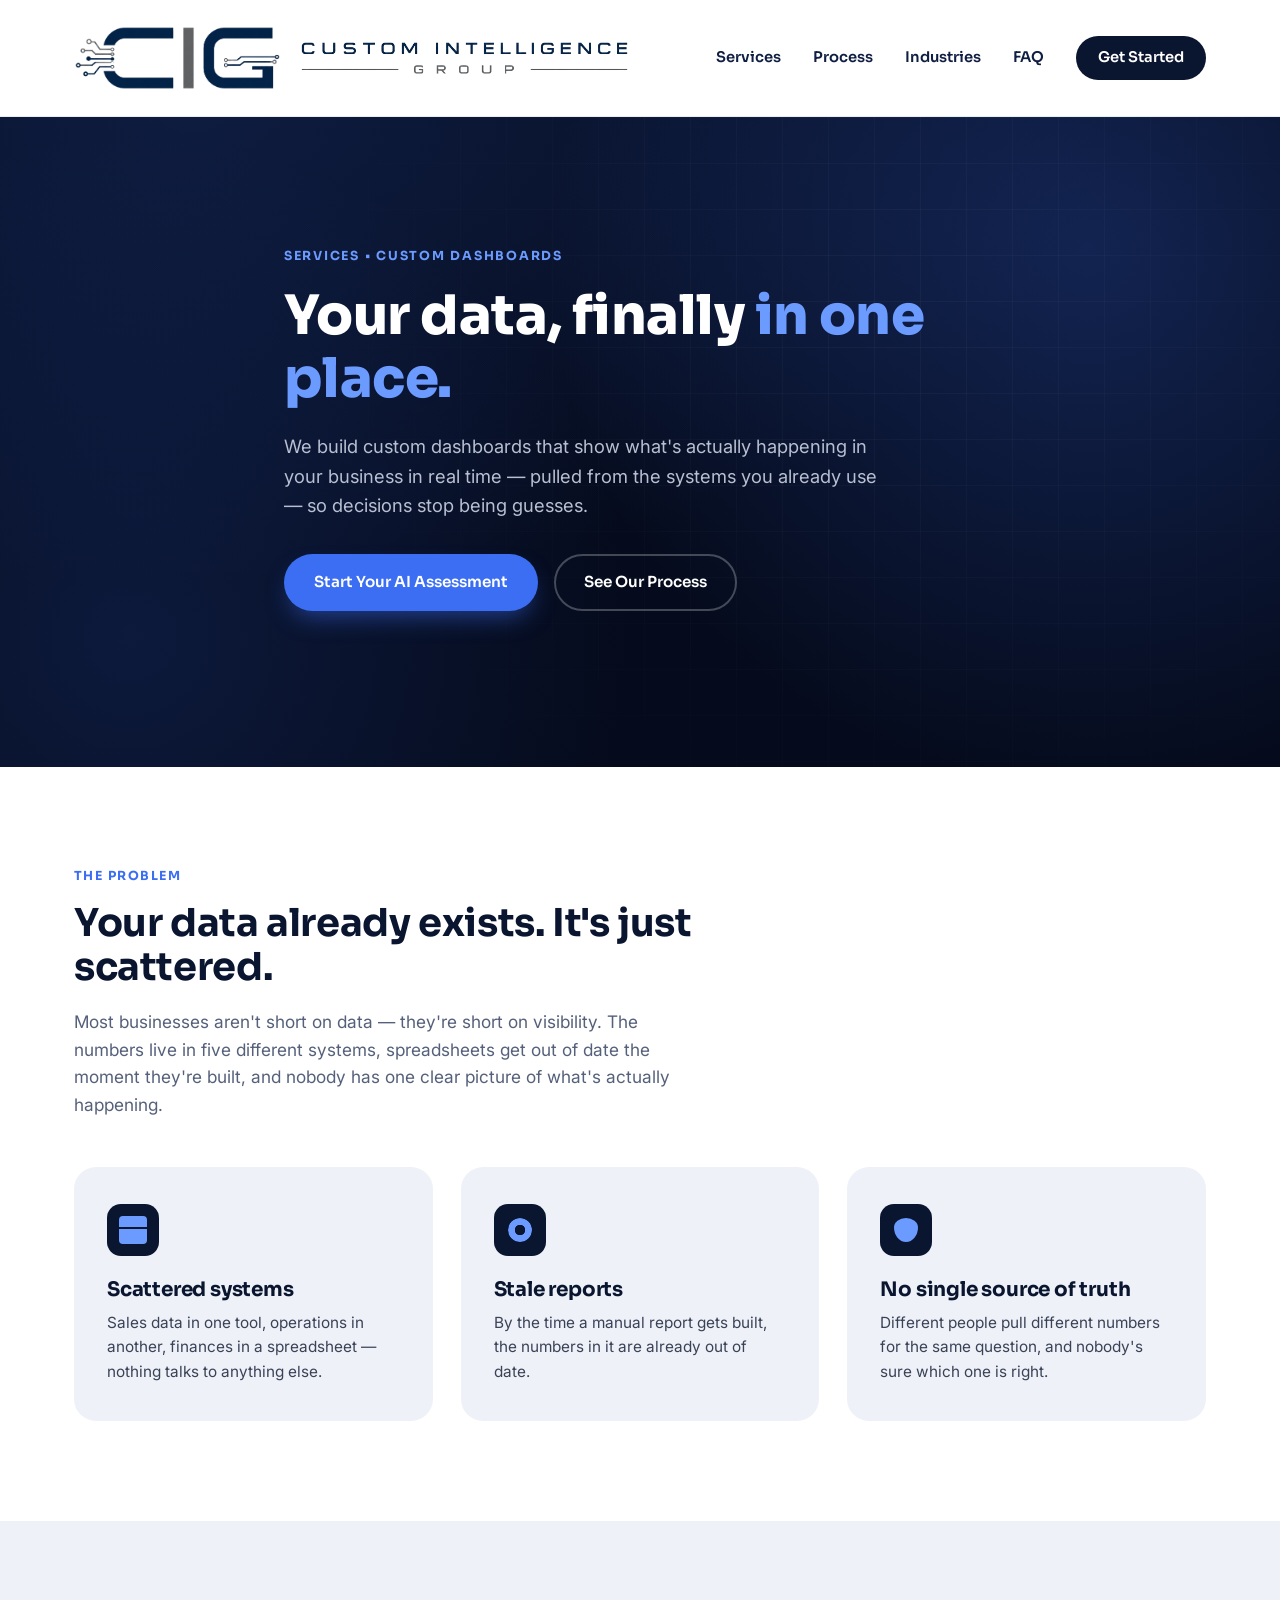
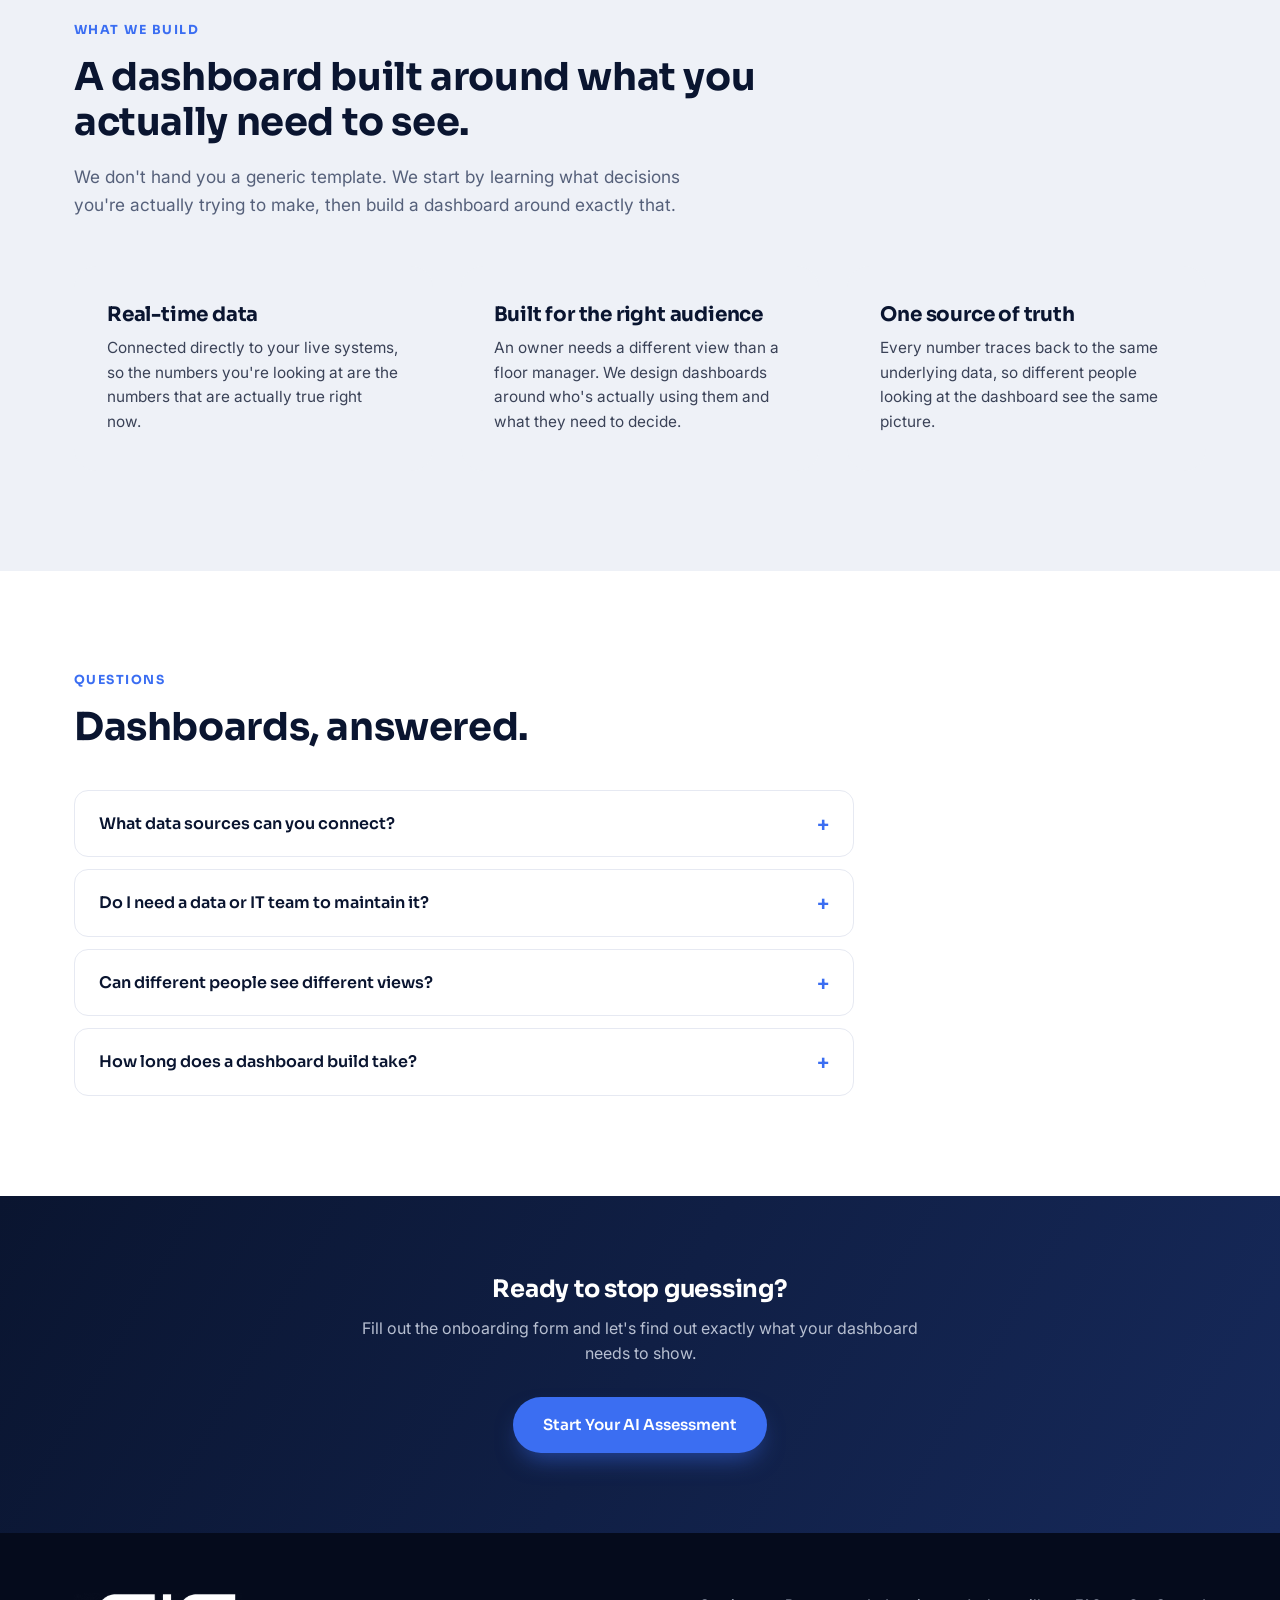
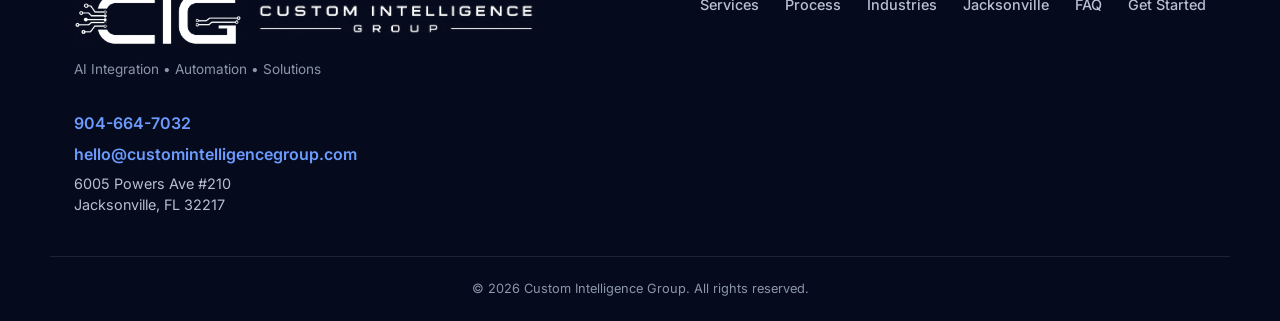
<file: services/custom-dashboards/index.html>
<!DOCTYPE html>
<html lang="en">
<head>
<meta charset="UTF-8">
<meta name="viewport" content="width=device-width, initial-scale=1.0">
<title>Custom Business Dashboards | Custom Intelligence Group</title>
<meta name="description" content="Custom dashboards that unify your data into one real-time view — so decisions stop being guesses. Built around your systems, not a generic template.">
<link rel="canonical" href="https://customintelligencegroup.com/services/custom-dashboards/">

<!-- Open Graph -->
<meta property="og:type" content="website">
<meta property="og:site_name" content="Custom Intelligence Group">
<meta property="og:url" content="https://customintelligencegroup.com/services/custom-dashboards/">
<meta property="og:title" content="Custom Business Dashboards | Custom Intelligence Group">
<meta property="og:description" content="Custom dashboards that unify your data into one real-time view — so decisions stop being guesses.">
<meta property="og:image" content="https://customintelligencegroup.com/images/og-image.png">
<meta property="og:image:width" content="1200">
<meta property="og:image:height" content="630">

<!-- Twitter -->
<meta name="twitter:card" content="summary_large_image">
<meta name="twitter:title" content="Custom Business Dashboards | Custom Intelligence Group">
<meta name="twitter:description" content="Custom dashboards that unify your data into one real-time view — so decisions stop being guesses.">
<meta name="twitter:image" content="https://customintelligencegroup.com/images/og-image.png">

<link rel="icon" type="image/png" href="../../images/cig-logo.png">
<script type="application/ld+json">
{
  "@context": "https://schema.org",
  "@type": "Organization",
  "@id": "https://customintelligencegroup.com/#organization",
  "name": "Custom Intelligence Group",
  "alternateName": "CIG",
  "url": "https://customintelligencegroup.com/",
  "logo": "https://customintelligencegroup.com/images/cig-logo.png",
  "email": "hello@customintelligencegroup.com",
  "telephone": "+1-904-664-7032",
  "address": {
    "@type": "PostalAddress",
    "streetAddress": "6005 Powers Ave #210",
    "addressLocality": "Jacksonville",
    "addressRegion": "FL",
    "postalCode": "32217",
    "addressCountry": "US"
  }
}
</script>
<script type="application/ld+json">
{
  "@context": "https://schema.org",
  "@type": "ProfessionalService",
  "@id": "https://customintelligencegroup.com/#localbusiness",
  "name": "Custom Intelligence Group",
  "url": "https://customintelligencegroup.com/",
  "description": "Custom Intelligence Group builds practical custom AI automations, AI employees and agents, and operational dashboards for businesses in Jacksonville and Northeast Florida.",
  "telephone": "+1-904-664-7032",
  "email": "hello@customintelligencegroup.com",
  "address": {
    "@type": "PostalAddress",
    "streetAddress": "6005 Powers Ave #210",
    "addressLocality": "Jacksonville",
    "addressRegion": "FL",
    "postalCode": "32217",
    "addressCountry": "US"
  },
  "areaServed": [
    {
      "@type": "City",
      "name": "Jacksonville"
    },
    {
      "@type": "City",
      "name": "Ponte Vedra Beach"
    },
    {
      "@type": "City",
      "name": "St. Augustine"
    },
    {
      "@type": "City",
      "name": "Orange Park"
    },
    {
      "@type": "City",
      "name": "Fleming Island"
    },
    {
      "@type": "City",
      "name": "Atlantic Beach"
    },
    {
      "@type": "City",
      "name": "Neptune Beach"
    },
    {
      "@type": "City",
      "name": "Jacksonville Beach"
    },
    {
      "@type": "City",
      "name": "Fernandina Beach"
    },
    {
      "@type": "City",
      "name": "Yulee"
    },
    {
      "@type": "City",
      "name": "Green Cove Springs"
    },
    {
      "@type": "City",
      "name": "Middleburg"
    },
    {
      "@type": "City",
      "name": "Palm Coast"
    }
  ],
  "parentOrganization": {
    "@id": "https://customintelligencegroup.com/#organization"
  }
}
</script>
<script type="application/ld+json">
{
  "@context": "https://schema.org",
  "@type": "Service",
  "serviceType": "Custom Business Intelligence Dashboards",
  "name": "Custom Dashboards",
  "description": "Custom dashboards that unify a client's business data into one real-time view, replacing scattered spreadsheets and disconnected tools.",
  "provider": {
    "@id": "https://customintelligencegroup.com/#localbusiness"
  },
  "areaServed": "US"
}
</script>
<script type="application/ld+json">
{
  "@context": "https://schema.org",
  "@type": "BreadcrumbList",
  "itemListElement": [
    {"@type": "ListItem", "position": 1, "name": "Home", "item": "https://customintelligencegroup.com/"},
    {"@type": "ListItem", "position": 2, "name": "Services", "item": "https://customintelligencegroup.com/#services"},
    {"@type": "ListItem", "position": 3, "name": "Custom Dashboards", "item": "https://customintelligencegroup.com/services/custom-dashboards/"}
  ]
}
</script>
<script type="application/ld+json">
{
  "@context": "https://schema.org",
  "@type": "FAQPage",
  "@id": "https://customintelligencegroup.com/services/custom-dashboards/#faq",
  "mainEntity": [
    {
      "@type": "Question",
      "name": "What data sources can you connect?",
      "acceptedAnswer": {
        "@type": "Answer",
        "text": "Most business tools — CRMs, accounting software, scheduling platforms, spreadsheets, and industry-specific systems. If your data lives somewhere with a way to access it, we can typically pull it into your dashboard."
      }
    },
    {
      "@type": "Question",
      "name": "Do I need a data or IT team to maintain it?",
      "acceptedAnswer": {
        "@type": "Answer",
        "text": "No. We build dashboards to run on their own once they're live, and we stay on to handle updates and adjustments as your business or data sources change."
      }
    },
    {
      "@type": "Question",
      "name": "Can different people see different views?",
      "acceptedAnswer": {
        "@type": "Answer",
        "text": "Yes. We can build role-based views so an owner, a manager, and a frontline team member each see the information that's relevant to them."
      }
    },
    {
      "@type": "Question",
      "name": "How long does a dashboard build take?",
      "acceptedAnswer": {
        "@type": "Answer",
        "text": "It depends on how many systems need to be connected and how complex the reporting logic is. After your onboarding form, we'll scope your specific project and give you a clear timeline."
      }
    }
  ]
}
</script>
<link rel="preconnect" href="https://fonts.googleapis.com">
<link rel="preconnect" href="https://fonts.gstatic.com" crossorigin>
<link href="https://fonts.googleapis.com/css2?family=Sora:wght@400;500;600;700;800&family=Inter:wght@400;500;600;700&display=swap" rel="stylesheet">
<link rel="stylesheet" href="../../css/style.css">
<!-- Meta Pixel Code -->
<script>
!function(f,b,e,v,n,t,s)
{if(f.fbq)return;n=f.fbq=function(){n.callMethod?
n.callMethod.apply(n,arguments):n.queue.push(arguments)};
if(!f._fbq)f._fbq=n;n.push=n;n.loaded=!0;n.version='2.0';
n.queue=[];t=b.createElement(e);t.async=!0;
t.src=v;s=b.getElementsByTagName(e)[0];
s.parentNode.insertBefore(t,s)}(window, document,'script',
'https://connect.facebook.net/en_US/fbevents.js');
fbq('init', '1786237569210028');
fbq('track', 'PageView');
</script>
<noscript><img height="1" width="1" style="display:none"
src="https://www.facebook.com/tr?id=1786237569210028&ev=PageView&noscript=1"
/></noscript>
<!-- End Meta Pixel Code -->
</head>
<body>

<!-- ===== NAV ===== -->
<header class="site-header" id="siteHeader">
  <div class="container nav-inner">
    <a href="../../index.html" class="brand">
      <img src="../../images/cig-logo-icon.png" alt="" class="brand-icon" aria-hidden="true">
      <img src="../../images/cig-logo-wordmark.png" alt="Custom Intelligence Group" class="brand-wordmark">
    </a>
    <nav class="main-nav" id="mainNav">
      <a href="../../index.html#services">Services</a>
      <a href="../../index.html#process">Process</a>
      <a href="../../index.html#industries">Industries</a>
      <a href="../../index.html#faq">FAQ</a>
      <a href="../../index.html#onboarding" class="nav-cta">Get Started</a>
    </nav>
    <button class="nav-toggle" id="navToggle" aria-label="Toggle menu" aria-expanded="false">
      <span></span><span></span><span></span>
    </button>
  </div>
</header>

<main id="top">

  <!-- ===== HERO ===== -->
  <section class="hero">
    <div class="hero-bg" aria-hidden="true"></div>
    <div class="container hero-inner">
      <p class="eyebrow">Services &bull; Custom Dashboards</p>
      <h1>Your data, finally <span>in one place.</span></h1>
      <p class="hero-sub">We build custom dashboards that show what's actually happening in your business in real time — pulled from the systems you already use — so decisions stop being guesses.</p>
      <div class="hero-actions">
        <a href="../../index.html#onboarding" class="btn btn-primary">Start Your AI Assessment</a>
        <a href="../../index.html#process" class="btn btn-ghost">See Our Process</a>
      </div>
    </div>
  </section>

  <!-- ===== THE PROBLEM ===== -->
  <section class="section services">
    <div class="container">
      <p class="section-eyebrow">The Problem</p>
      <h2>Your data already exists. It's just scattered.</h2>
      <p class="section-lead">Most businesses aren't short on data — they're short on visibility. The numbers live in five different systems, spreadsheets get out of date the moment they're built, and nobody has one clear picture of what's actually happening.</p>

      <div class="cards services-grid">
        <div class="card">
          <div class="card-icon" data-icon="dashboard"></div>
          <h3>Scattered systems</h3>
          <p>Sales data in one tool, operations in another, finances in a spreadsheet — nothing talks to anything else.</p>
        </div>
        <div class="card">
          <div class="card-icon" data-icon="automation"></div>
          <h3>Stale reports</h3>
          <p>By the time a manual report gets built, the numbers in it are already out of date.</p>
        </div>
        <div class="card">
          <div class="card-icon" data-icon="employee"></div>
          <h3>No single source of truth</h3>
          <p>Different people pull different numbers for the same question, and nobody's sure which one is right.</p>
        </div>
      </div>
    </div>
  </section>

  <!-- ===== WHAT WE BUILD ===== -->
  <section class="section section-alt">
    <div class="container">
      <p class="section-eyebrow">What We Build</p>
      <h2>A dashboard built around what you actually need to see.</h2>
      <p class="section-lead">We don't hand you a generic template. We start by learning what decisions you're actually trying to make, then build a dashboard around exactly that.</p>
      <div class="cards services-grid" style="margin-top:48px;">
        <div class="card">
          <h3>Real-time data</h3>
          <p>Connected directly to your live systems, so the numbers you're looking at are the numbers that are actually true right now.</p>
        </div>
        <div class="card">
          <h3>Built for the right audience</h3>
          <p>An owner needs a different view than a floor manager. We design dashboards around who's actually using them and what they need to decide.</p>
        </div>
        <div class="card">
          <h3>One source of truth</h3>
          <p>Every number traces back to the same underlying data, so different people looking at the dashboard see the same picture.</p>
        </div>
      </div>
    </div>
  </section>

  <!-- ===== FAQ ===== -->
  <section id="faq" class="section faq">
    <div class="container">
      <p class="section-eyebrow">Questions</p>
      <h2>Dashboards, answered.</h2>
      <div class="faq-list">
        <details>
          <summary>What data sources can you connect?</summary>
          <p>Most business tools — CRMs, accounting software, scheduling platforms, spreadsheets, and industry-specific systems. If your data lives somewhere with a way to access it, we can typically pull it into your dashboard.</p>
        </details>
        <details>
          <summary>Do I need a data or IT team to maintain it?</summary>
          <p>No. We build dashboards to run on their own once they're live, and we stay on to handle updates and adjustments as your business or data sources change.</p>
        </details>
        <details>
          <summary>Can different people see different views?</summary>
          <p>Yes. We can build role-based views so an owner, a manager, and a frontline team member each see the information that's relevant to them.</p>
        </details>
        <details>
          <summary>How long does a dashboard build take?</summary>
          <p>It depends on how many systems need to be connected and how complex the reporting logic is. After your onboarding form, we'll scope your specific project and give you a clear timeline.</p>
        </details>
      </div>
    </div>
  </section>

  <!-- ===== CTA ===== -->
  <section class="cta-band">
    <div class="container cta-inner">
      <h2>Ready to stop guessing?</h2>
      <p>Fill out the onboarding form and let's find out exactly what your dashboard needs to show.</p>
      <a href="../../index.html#onboarding" class="btn btn-primary">Start Your AI Assessment</a>
    </div>
  </section>

</main>

<!-- ===== FOOTER ===== -->
<footer class="site-footer">
  <div class="container footer-inner">
    <div class="footer-brand">
      <div class="footer-brand-logo">
        <img src="../../images/cig-logo-icon-white.png" alt="" class="footer-icon" aria-hidden="true">
        <img src="../../images/cig-logo-wordmark-white.png" alt="Custom Intelligence Group" class="footer-wordmark">
      </div>
      <p>AI Integration &bull; Automation &bull; Solutions</p>
    </div>
    <div class="footer-links">
      <a href="../../index.html#services">Services</a>
      <a href="../../index.html#process">Process</a>
      <a href="../../index.html#industries">Industries</a>
      <a href="../../jacksonville-ai-automation/">Jacksonville</a>
      <a href="../../index.html#faq">FAQ</a>
      <a href="../../index.html#onboarding">Get Started</a>
    </div>
    <address class="footer-contact">
      <a href="tel:+19046647032">904-664-7032</a>
      <a href="mailto:hello@customintelligencegroup.com">hello@customintelligencegroup.com</a>
      <span>6005 Powers Ave #210<br>Jacksonville, FL 32217</span>
    </address>
  </div>
  <div class="container footer-bottom">
    <p>&copy; <span id="year"></span> Custom Intelligence Group. All rights reserved.</p>
  </div>
</footer>

<script src="../../js/main.js"></script>
</body>
</html>
</file>
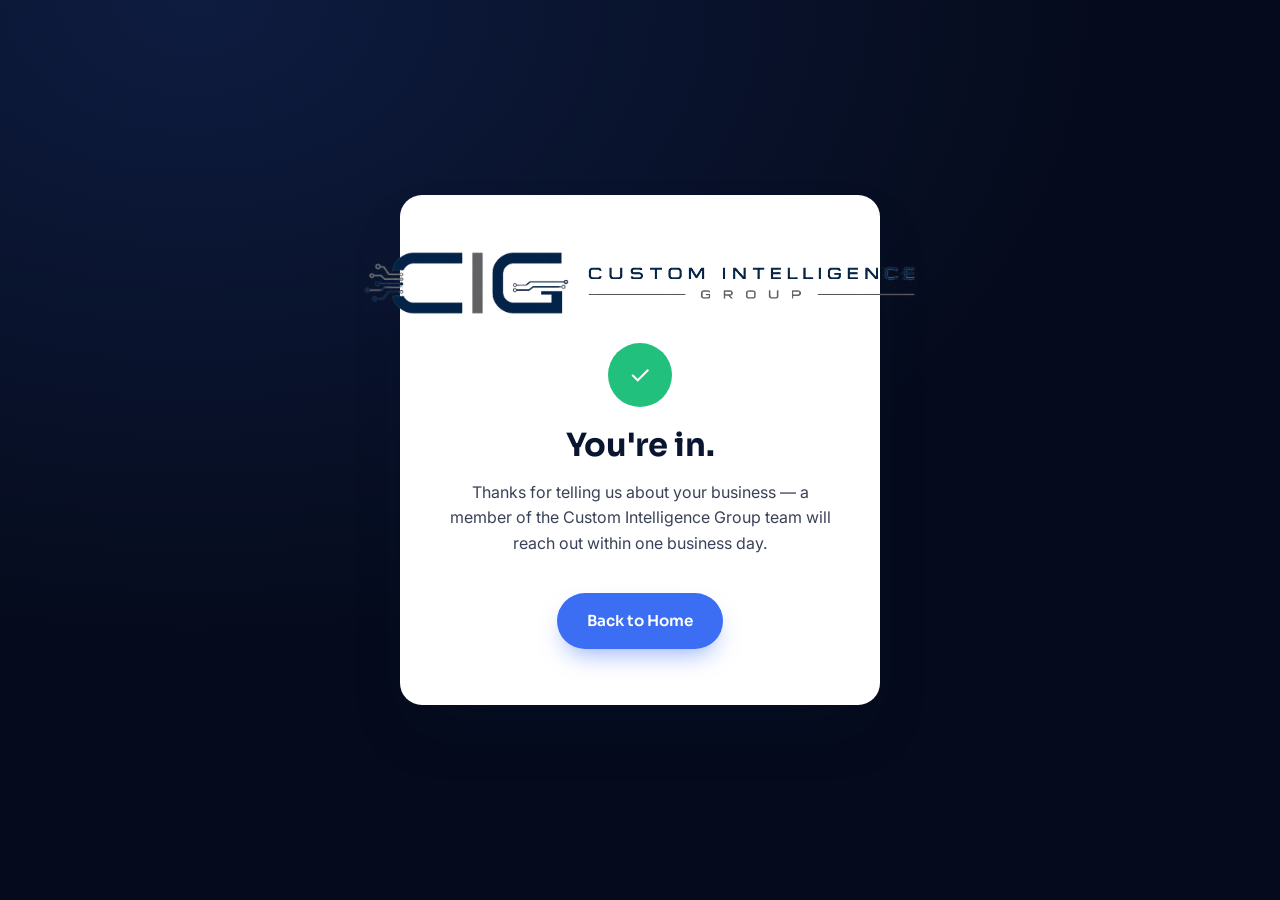
<file: thank-you.html>
<!DOCTYPE html>
<html lang="en">
<head>
<meta charset="UTF-8">
<meta name="viewport" content="width=device-width, initial-scale=1.0">
<title>Thank You | Custom Intelligence Group</title>
<meta name="robots" content="noindex, follow">
<link rel="icon" type="image/png" href="images/cig-logo.png">
<link href="https://fonts.googleapis.com/css2?family=Sora:wght@600;700;800&family=Inter:wght@400;500;600&display=swap" rel="stylesheet">
<link rel="stylesheet" href="css/style.css">
<script type="application/ld+json">
{
  "@context": "https://schema.org",
  "@type": "Organization",
  "@id": "https://customintelligencegroup.com/#organization",
  "name": "Custom Intelligence Group",
  "alternateName": "CIG",
  "url": "https://customintelligencegroup.com/",
  "logo": "https://customintelligencegroup.com/images/cig-logo.png",
  "email": "hello@customintelligencegroup.com",
  "telephone": "+1-904-664-7032",
  "address": {
    "@type": "PostalAddress",
    "streetAddress": "6005 Powers Ave #210",
    "addressLocality": "Jacksonville",
    "addressRegion": "FL",
    "postalCode": "32217",
    "addressCountry": "US"
  }
}
</script>
<script type="application/ld+json">
{
  "@context": "https://schema.org",
  "@type": "ProfessionalService",
  "@id": "https://customintelligencegroup.com/#localbusiness",
  "name": "Custom Intelligence Group",
  "url": "https://customintelligencegroup.com/",
  "description": "Custom Intelligence Group builds practical custom AI automations, AI employees and agents, and operational dashboards for businesses in Jacksonville and Northeast Florida.",
  "telephone": "+1-904-664-7032",
  "email": "hello@customintelligencegroup.com",
  "address": {
    "@type": "PostalAddress",
    "streetAddress": "6005 Powers Ave #210",
    "addressLocality": "Jacksonville",
    "addressRegion": "FL",
    "postalCode": "32217",
    "addressCountry": "US"
  },
  "areaServed": [
    {
      "@type": "City",
      "name": "Jacksonville"
    },
    {
      "@type": "City",
      "name": "Ponte Vedra Beach"
    },
    {
      "@type": "City",
      "name": "St. Augustine"
    },
    {
      "@type": "City",
      "name": "Orange Park"
    },
    {
      "@type": "City",
      "name": "Fleming Island"
    },
    {
      "@type": "City",
      "name": "Atlantic Beach"
    },
    {
      "@type": "City",
      "name": "Neptune Beach"
    },
    {
      "@type": "City",
      "name": "Jacksonville Beach"
    },
    {
      "@type": "City",
      "name": "Fernandina Beach"
    },
    {
      "@type": "City",
      "name": "Yulee"
    },
    {
      "@type": "City",
      "name": "Green Cove Springs"
    },
    {
      "@type": "City",
      "name": "Middleburg"
    },
    {
      "@type": "City",
      "name": "Palm Coast"
    }
  ],
  "parentOrganization": {
    "@id": "https://customintelligencegroup.com/#organization"
  }
}
</script>
<!-- Meta Pixel Code -->
<script>
!function(f,b,e,v,n,t,s)
{if(f.fbq)return;n=f.fbq=function(){n.callMethod?
n.callMethod.apply(n,arguments):n.queue.push(arguments)};
if(!f._fbq)f._fbq=n;n.push=n;n.loaded=!0;n.version='2.0';
n.queue=[];t=b.createElement(e);t.async=!0;
t.src=v;s=b.getElementsByTagName(e)[0];
s.parentNode.insertBefore(t,s)}(window, document,'script',
'https://connect.facebook.net/en_US/fbevents.js');
fbq('init', '1786237569210028');
fbq('track', 'PageView');
</script>
<noscript><img height="1" width="1" style="display:none"
src="https://www.facebook.com/tr?id=1786237569210028&ev=PageView&noscript=1"
/></noscript>
<!-- End Meta Pixel Code -->
</head>
<body>
  <main class="thankyou-page">
    <div class="thankyou-card">
      <div class="thankyou-brand-logo">
        <img src="images/cig-logo-icon.png" alt="" class="thankyou-icon" aria-hidden="true">
        <img src="images/cig-logo-wordmark.png" alt="Custom Intelligence Group" class="thankyou-wordmark">
      </div>
      <div class="success-icon">&#10003;</div>
      <h1>You're in.</h1>
      <p>Thanks for telling us about your business — a member of the Custom Intelligence Group team will reach out within one business day.</p>
      <a href="/" class="btn btn-primary">Back to Home</a>
    </div>
  </main>
</body>
</html>
</file>
<file: css/style.css>
/* ===================================================
   Custom Intelligence Group — Stylesheet
   =================================================== */

:root {
  --navy-950: #050b1c;
  --navy-900: #0a1530;
  --navy-800: #0f1e42;
  --navy-700: #16295a;
  --navy-600: #1f3a7a;
  --blue-accent: #3b6ef2;
  --blue-accent-light: #6c9bff;
  --gray-400: #8b95ab;
  --gray-300: #b7bfd1;
  --gray-100: #eef1f7;
  --white: #ffffff;
  --ink: #0a1530;
  --success: #22c07d;
  --error: #e5484d;

  --font-display: 'Sora', 'Inter', sans-serif;
  --font-body: 'Inter', sans-serif;

  --radius-sm: 8px;
  --radius-md: 14px;
  --radius-lg: 22px;
  --shadow-md: 0 10px 30px -10px rgba(10, 21, 48, 0.25);
  --shadow-lg: 0 30px 60px -20px rgba(10, 21, 48, 0.35);
  --container-w: 1180px;
}

* { box-sizing: border-box; }
html { scroll-behavior: smooth; }
#services,
#process,
#industries,
#faq,
#onboarding {
  scroll-margin-top: 132px;
}
body {
  margin: 0;
  font-family: var(--font-body);
  color: var(--ink);
  background: var(--white);
  -webkit-font-smoothing: antialiased;
  line-height: 1.6;
}
h1, h2, h3, h4 {
  font-family: var(--font-display);
  color: var(--navy-900);
  margin: 0 0 0.5em;
  line-height: 1.15;
  letter-spacing: -0.01em;
}
p { margin: 0 0 1em; color: #3a4257; }
a { color: inherit; text-decoration: none; }
ul { margin: 0; padding: 0; list-style: none; }
img { max-width: 100%; display: block; }

.container {
  max-width: var(--container-w);
  margin: 0 auto;
  padding: 0 24px;
}

/* ===== Buttons ===== */
.btn {
  display: inline-flex;
  align-items: center;
  justify-content: center;
  gap: 8px;
  padding: 14px 28px;
  border-radius: 999px;
  font-family: var(--font-display);
  font-weight: 600;
  font-size: 0.95rem;
  border: 2px solid transparent;
  cursor: pointer;
  transition: transform 0.15s ease, box-shadow 0.15s ease, background 0.2s ease, color 0.2s ease, border-color 0.2s ease;
  text-align: center;
}
.btn-primary {
  background: var(--blue-accent);
  color: var(--white);
  box-shadow: 0 12px 24px -8px rgba(59, 110, 242, 0.55);
}
.btn-primary:hover { transform: translateY(-2px); box-shadow: 0 18px 30px -10px rgba(59, 110, 242, 0.6); }
.btn-ghost {
  background: transparent;
  color: var(--navy-900);
  border-color: rgba(10, 21, 48, 0.15);
}
.btn-ghost:hover { border-color: var(--navy-900); transform: translateY(-2px); }

/* ===== Header ===== */
.site-header {
  position: sticky;
  top: 0;
  z-index: 100;
  background: rgba(255, 255, 255, 0.85);
  backdrop-filter: blur(10px);
  border-bottom: 1px solid rgba(10, 21, 48, 0.08);
}
.nav-inner {
  display: flex;
  align-items: center;
  justify-content: space-between;
  height: 116px;
}
.brand { display: flex; align-items: center; gap: 18px; }
.brand-icon { height: 64px; width: auto; }
.brand-wordmark { height: 36px; width: auto; }
.main-nav { display: flex; align-items: center; gap: 32px; }
.main-nav a {
  font-family: var(--font-display);
  font-weight: 600;
  font-size: 0.92rem;
  color: var(--navy-800);
  transition: color 0.15s ease;
}
.main-nav a:hover { color: var(--blue-accent); }
.main-nav a.nav-cta {
  background: var(--navy-900);
  color: var(--white);
  padding: 10px 22px;
  border-radius: 999px;
}
.main-nav a.nav-cta:hover { background: var(--blue-accent); color: var(--white); }

.nav-toggle {
  display: none;
  flex-direction: column;
  justify-content: center;
  gap: 5px;
  width: 42px;
  height: 42px;
  background: none;
  border: none;
  cursor: pointer;
}
.nav-toggle span {
  display: block;
  height: 2px;
  width: 24px;
  margin: 0 auto;
  background: var(--navy-900);
  transition: transform 0.2s ease, opacity 0.2s ease;
}

/* ===== Hero ===== */
.hero {
  position: relative;
  overflow: hidden;
  background: radial-gradient(120% 120% at 15% 0%, #0e1c40 0%, var(--navy-950) 60%);
  padding: 130px 0 100px;
  color: var(--white);
}
.hero-bg {
  position: absolute;
  inset: 0;
  background-image:
    radial-gradient(circle at 85% 20%, rgba(59, 110, 242, 0.25), transparent 45%),
    radial-gradient(circle at 10% 80%, rgba(59, 110, 242, 0.15), transparent 40%);
  pointer-events: none;
}
.hero-bg::before {
  content: "";
  position: absolute;
  inset: 0;
  background-image: linear-gradient(rgba(255,255,255,0.035) 1px, transparent 1px),
    linear-gradient(90deg, rgba(255,255,255,0.035) 1px, transparent 1px);
  background-size: 46px 46px;
  mask-image: radial-gradient(circle at 70% 30%, black, transparent 65%);
}
.hero-inner { position: relative; z-index: 1; max-width: 760px; }
.eyebrow {
  font-family: var(--font-display);
  font-weight: 700;
  letter-spacing: 0.14em;
  text-transform: uppercase;
  font-size: 0.78rem;
  color: var(--blue-accent-light);
  margin-bottom: 18px;
}
.hero h1 {
  color: var(--white);
  font-size: clamp(2.2rem, 5vw, 3.4rem);
  font-weight: 800;
  margin-bottom: 22px;
}
.hero h1.title-long {
  font-size: clamp(1.85rem, 3.8vw, 2.7rem);
}
.hero h1 span { color: var(--blue-accent-light); }
.hero-sub {
  color: var(--gray-300);
  font-size: 1.15rem;
  max-width: 600px;
  margin-bottom: 34px;
}
.hero-sub.lead-copy { max-width: 680px; }
.hero-sub a { color: var(--blue-accent-light); font-weight: 600; }
.hero-sub a:hover { text-decoration: underline; }
.hero-actions { display: flex; gap: 16px; flex-wrap: wrap; margin-bottom: 56px; }
.hero .btn-ghost { color: var(--white); border-color: rgba(255,255,255,0.25); }
.hero .btn-ghost:hover { border-color: var(--white); }
.hero-stats { display: flex; gap: 48px; flex-wrap: wrap; }
.hero-stats div { display: flex; flex-direction: column; }
.hero-stats strong { font-family: var(--font-display); font-size: 1.8rem; color: var(--white); font-weight: 700; }
.hero-stats span { color: var(--gray-400); font-size: 0.85rem; margin-top: 2px; }

/* ===== Trust strip ===== */
.trust-strip {
  background: var(--gray-100);
  padding: 22px 0;
  text-align: center;
}
.trust-strip p {
  margin: 0;
  font-family: var(--font-display);
  font-weight: 600;
  color: var(--navy-700);
  font-size: 0.95rem;
}

/* ===== Sections generic ===== */
.section { padding: 100px 0; }
.section-alt { background: var(--gray-100); }
.section-eyebrow {
  font-family: var(--font-display);
  font-weight: 700;
  letter-spacing: 0.12em;
  text-transform: uppercase;
  font-size: 0.78rem;
  color: var(--blue-accent);
  margin-bottom: 14px;
}
.section h2 { font-size: clamp(1.7rem, 3.4vw, 2.4rem); max-width: 700px; }
.section-lead { max-width: 620px; font-size: 1.08rem; color: #55607a; }

/* ===== Services ===== */
.services { background: var(--white); }
.cards.services-grid {
  display: grid;
  grid-template-columns: repeat(3, 1fr);
  gap: 28px;
  margin-top: 48px;
}
.card {
  background: var(--gray-100);
  border-radius: var(--radius-lg);
  padding: 36px 32px;
  transition: transform 0.2s ease, box-shadow 0.2s ease, background 0.2s ease;
  border: 1px solid transparent;
}
.card:hover {
  background: var(--white);
  box-shadow: var(--shadow-md);
  border-color: rgba(10,21,48,0.06);
  transform: translateY(-4px);
}
.card h3 { font-size: 1.25rem; margin-bottom: 10px; }
.card p { font-size: 0.96rem; margin-bottom: 0; }
.card-icon {
  width: 52px;
  height: 52px;
  border-radius: 14px;
  margin-bottom: 22px;
  background: var(--navy-900);
  position: relative;
}
.card-icon::before {
  content: "";
  position: absolute;
  inset: 14px;
  background: var(--blue-accent-light);
}
.card-icon[data-icon="automation"]::before {
  -webkit-mask: radial-gradient(circle, transparent 30%, black 31%) center/contain no-repeat;
  mask: radial-gradient(circle, transparent 30%, black 31%) center/contain no-repeat;
  border-radius: 50%;
}
.card-icon[data-icon="employee"]::before {
  border-radius: 50% 50% 50% 50% / 40% 40% 60% 60%;
}
.card-icon[data-icon="dashboard"]::before {
  border-radius: 4px;
  inset: 12px;
  background: linear-gradient(180deg, var(--blue-accent-light) 0 40%, transparent 40% 45%, var(--blue-accent-light) 45% 100%);
}

/* ===== Process ===== */
.process { background: var(--navy-950); color: var(--white); }
.process h2, .process .section-eyebrow { color: var(--white); }
.process .section-eyebrow { color: var(--blue-accent-light); }
.process-grid {
  display: grid;
  grid-template-columns: repeat(4, 1fr);
  gap: 28px;
  margin-top: 52px;
}
.process-step { border-top: 2px solid rgba(255,255,255,0.15); padding-top: 22px; }
.step-num {
  font-family: var(--font-display);
  font-weight: 800;
  font-size: 1.6rem;
  color: var(--blue-accent-light);
  display: block;
  margin-bottom: 12px;
}
.process-step h3 { color: var(--white); font-size: 1.15rem; }
.process-step p { color: var(--gray-300); font-size: 0.94rem; margin-bottom: 0; }

/* ===== Industries ===== */
.industries { background: var(--white); text-align: left; }
.industry-chips { display: flex; flex-wrap: wrap; gap: 12px; margin-top: 40px; }
.industry-chips span {
  font-family: var(--font-display);
  font-weight: 600;
  font-size: 0.9rem;
  padding: 10px 20px;
  border-radius: 999px;
  background: var(--gray-100);
  color: var(--navy-800);
  border: 1px solid rgba(10,21,48,0.06);
}
.industry-chips a:hover { color: var(--blue-accent); }

.page-copy { max-width: 760px; }
.page-copy h2 { font-size: clamp(1.45rem, 2.6vw, 2.05rem); max-width: 22em; }
.page-copy p { font-size: 1.05rem; }
.page-copy p:last-child { margin-bottom: 0; }
.page-copy a,
.faq-list a,
.trust-strip a,
.local-note a {
  color: var(--blue-accent);
  font-weight: 600;
}
.page-copy a:hover,
.faq-list a:hover,
.trust-strip a:hover,
.local-note a:hover { text-decoration: underline; }
.local-note { margin-top: 28px; max-width: 640px; }

/* ===== Onboarding form ===== */
.onboarding { background: var(--gray-100); }
.onboarding-inner {
  display: grid;
  grid-template-columns: 0.85fr 1.3fr;
  gap: 56px;
  align-items: start;
}
.onboarding-points { margin-top: 28px; display: flex; flex-direction: column; gap: 12px; }
.onboarding-points li {
  font-size: 0.94rem;
  font-weight: 600;
  color: var(--navy-800);
  padding-left: 26px;
  position: relative;
}
.onboarding-points li::before {
  content: "";
  position: absolute;
  left: 0; top: 3px;
  width: 16px; height: 16px;
  border-radius: 50%;
  background: var(--success);
}

.form-intro { margin-bottom: 22px; }
.form-intro h2 { max-width: 16em; }
.form-intro p {
  margin: 0;
  max-width: 36em;
  font-size: 1.08rem;
  color: #55607a;
}

.form-card {
  background: var(--white);
  border-radius: var(--radius-lg);
  padding: 44px;
  box-shadow: var(--shadow-lg);
  position: sticky;
  top: 100px;
}
.form-progress {
  height: 6px;
  border-radius: 999px;
  background: var(--gray-100);
  overflow: hidden;
  margin-bottom: 10px;
}
.form-progress-bar {
  height: 100%;
  width: 16.66%;
  background: linear-gradient(90deg, var(--blue-accent), var(--blue-accent-light));
  border-radius: 999px;
  transition: width 0.3s ease;
}
.form-steps-label {
  font-size: 0.8rem;
  font-weight: 600;
  color: var(--gray-400);
  margin-bottom: 26px;
  font-family: var(--font-display);
  letter-spacing: 0.04em;
}

.form-step { display: none; animation: fadeIn 0.25s ease; }
.form-step.active { display: block; }
@keyframes fadeIn { from { opacity: 0; transform: translateY(6px); } to { opacity: 1; transform: translateY(0); } }
.form-step h3 { font-size: 1.3rem; margin-bottom: 22px; }

.form-row { display: grid; grid-template-columns: 1fr 1fr; gap: 20px; }
.form-field { margin-bottom: 20px; }
.form-field label {
  display: block;
  font-size: 0.86rem;
  font-weight: 600;
  color: var(--navy-800);
  margin-bottom: 8px;
  font-family: var(--font-display);
}
.form-field input[type="text"],
.form-field input[type="email"],
.form-field input[type="tel"],
.form-field input[type="url"],
.form-field select,
.form-field textarea {
  width: 100%;
  padding: 13px 16px;
  border-radius: var(--radius-sm);
  border: 1.5px solid #dfe3ec;
  font-family: var(--font-body);
  font-size: 0.96rem;
  color: var(--ink);
  background: var(--white);
  transition: border-color 0.15s ease, box-shadow 0.15s ease;
}
.form-field textarea { resize: vertical; min-height: 90px; }
.form-field input:focus,
.form-field select:focus,
.form-field textarea:focus {
  outline: none;
  border-color: var(--blue-accent);
  box-shadow: 0 0 0 4px rgba(59,110,242,0.12);
}
.form-field input:invalid.touched,
.form-field select:invalid.touched,
.form-field textarea:invalid.touched {
  border-color: var(--error);
}
select { appearance: none; background-image: url("data:image/svg+xml,%3Csvg xmlns='http://www.w3.org/2000/svg' viewBox='0 0 24 24' fill='none' stroke='%238b95ab' stroke-width='2'%3E%3Cpath d='M6 9l6 6 6-6'/%3E%3C/svg%3E"); background-repeat: no-repeat; background-position: right 14px center; background-size: 18px; padding-right: 40px; }

.field-hint { font-size: 0.8rem; color: var(--gray-400); margin-top: 8px; line-height: 1.4; }

.hidden-field { position: absolute; left: -9999px; }

.pill-group { display: flex; flex-wrap: wrap; gap: 10px; }
.pill {
  padding: 11px 20px;
  border-radius: 999px;
  border: 1.5px solid #dfe3ec;
  background: var(--white);
  font-family: var(--font-body);
  font-size: 0.9rem;
  font-weight: 500;
  color: var(--navy-800);
  cursor: pointer;
  transition: all 0.15s ease;
}
.pill:hover { border-color: var(--blue-accent); }
.pill.selected {
  background: var(--navy-900);
  border-color: var(--navy-900);
  color: var(--white);
}

.checkbox-grid {
  display: grid;
  grid-template-columns: 1fr 1fr;
  gap: 12px;
}
.checkbox-item {
  display: flex;
  align-items: center;
  gap: 10px;
  font-size: 0.9rem;
  color: var(--navy-800);
  padding: 10px 14px;
  border-radius: var(--radius-sm);
  border: 1.5px solid #dfe3ec;
  cursor: pointer;
  transition: border-color 0.15s ease, background 0.15s ease;
}
.checkbox-item:has(input:checked) { border-color: var(--blue-accent); background: rgba(59,110,242,0.06); }
.checkbox-item input { width: 16px; height: 16px; accent-color: var(--blue-accent); flex-shrink: 0; }

.review-lead { font-size: 0.92rem; margin-bottom: 20px; }
.review-grid { display: flex; flex-direction: column; gap: 14px; }
.review-item {
  display: flex;
  justify-content: space-between;
  gap: 20px;
  padding: 14px 16px;
  background: var(--gray-100);
  border-radius: var(--radius-sm);
  font-size: 0.88rem;
}
.review-item dt { font-weight: 600; color: var(--navy-800); font-family: var(--font-display); white-space: nowrap; }
.review-item dd { margin: 0; color: #4a5470; text-align: right; }

.form-nav { display: flex; justify-content: space-between; align-items: center; margin-top: 32px; gap: 16px; }
.form-nav #prevBtn { visibility: hidden; }
.form-nav #prevBtn.show { visibility: visible; }
.form-error { color: var(--error); font-size: 0.85rem; margin-top: 14px; text-align: center; min-height: 1em; }

.form-success { display: none; text-align: center; padding: 30px 10px; }
.form-success.show { display: block; }
.form-success .success-icon {
  width: 64px; height: 64px;
  border-radius: 50%;
  background: var(--success);
  color: var(--white);
  font-size: 1.6rem;
  display: flex; align-items: center; justify-content: center;
  margin: 0 auto 20px;
}

/* ===== FAQ ===== */
.faq { background: var(--white); }
.industries + .faq { background: var(--gray-100); }
.faq-list { margin-top: 40px; max-width: 780px; display: flex; flex-direction: column; gap: 12px; }
.faq-list details {
  border: 1.5px solid #e6e9f2;
  border-radius: var(--radius-md);
  padding: 20px 24px;
}
.faq-list summary {
  font-family: var(--font-display);
  font-weight: 600;
  cursor: pointer;
  color: var(--navy-900);
  list-style: none;
  position: relative;
  padding-right: 30px;
}
.faq-list summary::-webkit-details-marker { display: none; }
.faq-list summary::after {
  content: "+";
  position: absolute;
  right: 0; top: -2px;
  font-size: 1.3rem;
  color: var(--blue-accent);
  transition: transform 0.2s ease;
}
.faq-list details[open] summary::after { transform: rotate(45deg); }
.faq-list details p { margin-top: 14px; margin-bottom: 0; font-size: 0.95rem; }

/* ===== CTA band ===== */
.cta-band {
  background: linear-gradient(120deg, var(--navy-900), var(--navy-700));
  padding: 80px 0;
}
.cta-inner { text-align: center; max-width: 620px; margin: 0 auto; }
.cta-inner h2 { color: var(--white); }
.cta-inner p { color: var(--gray-300); margin-bottom: 30px; }
.cta-inner a:not(.btn) { color: var(--blue-accent-light); font-weight: 600; }
.cta-inner a:not(.btn):hover { text-decoration: underline; }

/* ===== Footer ===== */
.site-footer { background: var(--navy-950); color: var(--gray-300); padding: 60px 0 0; }
.footer-inner {
  display: flex;
  justify-content: space-between;
  align-items: flex-start;
  flex-wrap: wrap;
  gap: 30px;
  padding-bottom: 40px;
  border-bottom: 1px solid rgba(255,255,255,0.1);
}
.footer-brand-logo { display: flex; align-items: center; gap: 16px; margin-bottom: 14px; }
.footer-icon { height: 52px; width: auto; }
.footer-wordmark { height: 30px; width: auto; }
.footer-brand p { color: var(--gray-400); font-size: 0.85rem; margin: 0; }
.footer-links { display: flex; gap: 26px; flex-wrap: wrap; }
.footer-links a { font-size: 0.9rem; font-weight: 500; color: var(--gray-300); }
.footer-links a:hover { color: var(--white); }
.footer-contact {
  display: flex;
  flex-direction: column;
  align-items: flex-start;
  gap: 6px;
  font-style: normal;
  max-width: 280px;
}
.footer-contact a { font-weight: 600; color: var(--blue-accent-light); }
.footer-contact span { color: var(--gray-300); font-size: 0.9rem; line-height: 1.45; }
.footer-bottom { padding: 22px 0; }
.footer-bottom p { margin: 0; font-size: 0.8rem; color: var(--gray-400); text-align: center; }

/* ===== Thank you page ===== */
.thankyou-page {
  min-height: 100vh;
  display: flex;
  align-items: center;
  justify-content: center;
  background: radial-gradient(120% 120% at 15% 0%, #0e1c40 0%, var(--navy-950) 60%);
  padding: 40px 20px;
}
.thankyou-card {
  background: var(--white);
  border-radius: var(--radius-lg);
  padding: 56px 44px;
  max-width: 480px;
  text-align: center;
  box-shadow: var(--shadow-lg);
}
.thankyou-brand-logo { display: flex; align-items: center; justify-content: center; gap: 16px; margin: 0 auto 28px; }
.thankyou-icon { height: 64px; width: auto; }
.thankyou-wordmark { height: 36px; width: auto; }
.thankyou-card .success-icon {
  width: 64px; height: 64px;
  border-radius: 50%;
  background: var(--success);
  color: var(--white);
  font-size: 1.6rem;
  display: flex; align-items: center; justify-content: center;
  margin: 0 auto 20px;
}
.thankyou-card .btn { margin-top: 20px; }

/* ===== Responsive ===== */
@media (max-width: 980px) {
  .onboarding-inner { grid-template-columns: 1fr; }
  .form-card { position: static; }
  .process-grid { grid-template-columns: repeat(2, 1fr); }
  .cards.services-grid { grid-template-columns: 1fr; }
}

@media (max-width: 760px) {
  #services,
  #process,
  #industries,
  #faq,
  #onboarding {
    scroll-margin-top: 92px;
  }

  .site-header .container { padding: 0 16px; }
  .nav-inner { height: 76px; }
  .brand { gap: 8px; }
  .brand-icon { height: 32px; }
  .brand-wordmark { height: 18px; }
  .nav-toggle { width: 34px; height: 34px; }

  .main-nav {
    position: fixed;
    top: 76px; left: 0; right: 0;
    background: var(--white);
    flex-direction: column;
    align-items: stretch;
    gap: 0;
    padding: 10px 24px 24px;
    transform: translateY(-130%);
    opacity: 0;
    transition: transform 0.25s ease, opacity 0.25s ease;
    border-bottom: 1px solid rgba(10,21,48,0.08);
  }
  .main-nav.open { transform: translateY(0); opacity: 1; }
  .main-nav a { padding: 14px 0; border-bottom: 1px solid rgba(10,21,48,0.06); }
  .main-nav a.nav-cta { text-align: center; margin-top: 12px; border-bottom: none; }
  .nav-toggle { display: flex; }
  .nav-toggle.open span:nth-child(1) { transform: translateY(7px) rotate(45deg); }
  .nav-toggle.open span:nth-child(2) { opacity: 0; }
  .nav-toggle.open span:nth-child(3) { transform: translateY(-7px) rotate(-45deg); }

  .hero { padding: 110px 0 70px; }
  .hero-actions { flex-direction: column; }
  .hero-actions .btn { width: 100%; }
  .hero-stats { gap: 28px; }

  .section { padding: 70px 0; }
  .process-grid { grid-template-columns: 1fr; }
  .form-row { grid-template-columns: 1fr; }
  .checkbox-grid { grid-template-columns: 1fr; }
  .form-card { padding: 28px 22px; }
  .form-nav { flex-wrap: wrap; }
  .form-nav .btn { flex: 1; }
  .review-item { flex-direction: column; }
  .review-item dd { text-align: left; }

  .footer-brand-logo { gap: 8px; flex-wrap: wrap; }
  .footer-icon { height: 32px; }
  .footer-wordmark { height: 18px; }
}
</file>
